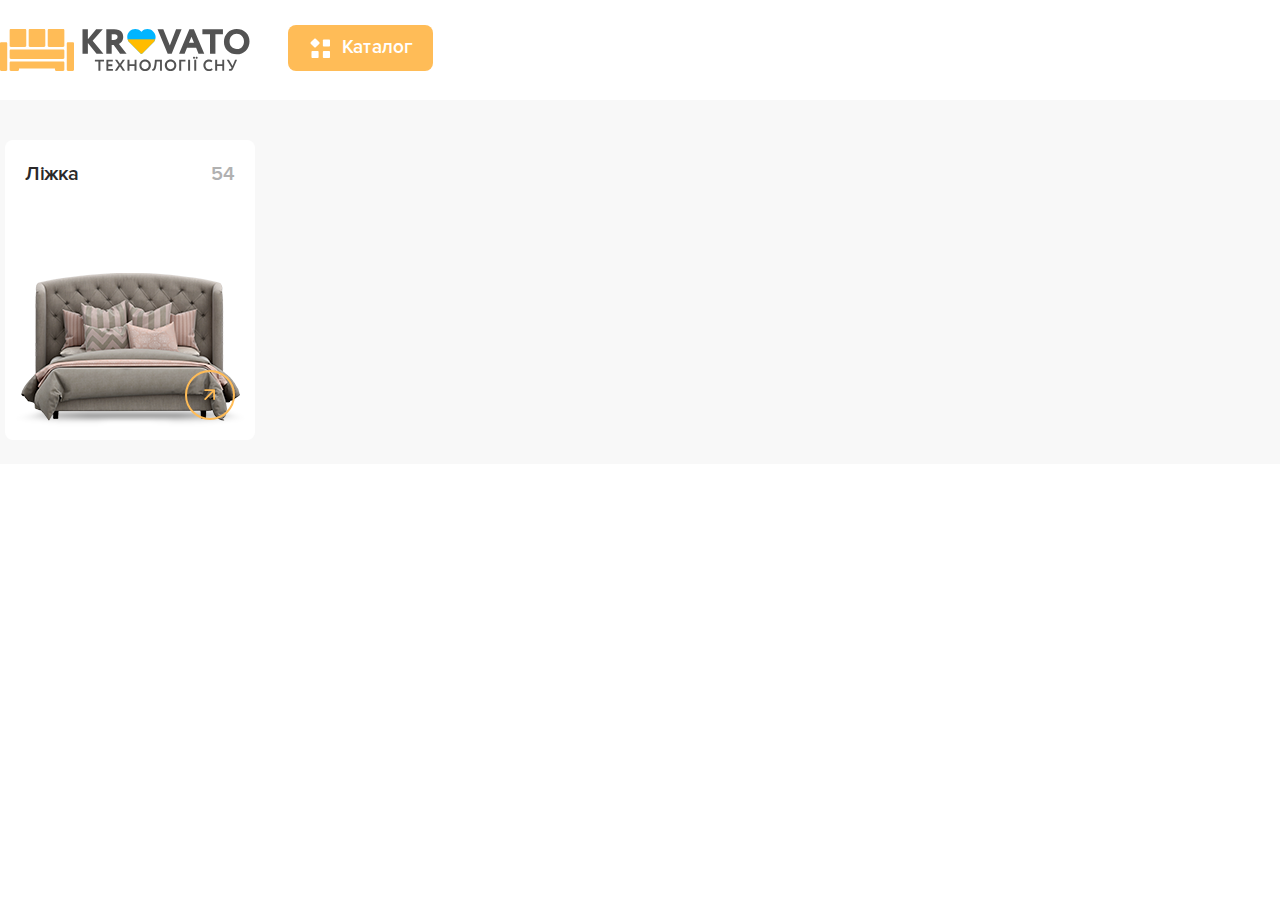
<file: lesson_10/index.html>
<!DOCTYPE html>
<html lang="uk">
	<head>
		<meta charset="UTF-8">
		<meta name="viewport" content="width=device-width, initial-scale=1.0">
		<link rel="stylesheet" href="css/style.css">
		<title>Lesson 10</title>
	</head>
	<body>
		<div class="wrapper">
			<header class="header">
				<div class="header__container">
					<div class="header__top">
						<div class="header__logo">
							<img src="img/logo-header.svg" alt="logo">
						</div>
						<div class="header__button catalog-button">
							<a href="#menu" class="catalog-button__link"><span>Каталог</span></a>
						</div>
					</div>
					<nav id="menu" class="header__menu menu">
						<ul class="menu__list">
							<li class="menu__item">
								<a href="#" class="menu__link">Ліжка</a>
							</li>
							<li class="menu__item">
								<a href="#" class="menu__link">Матраци</a>
								<ul class="menu__menu-sub sub-menu">
									<li class="sub-menu__item">
										<a href="#" class="sub-menu__link">Односпальні матраци</a>
									</li>
									<li class="sub-menu__item">
										<a href="#" class="sub-menu__link">Двоспальні матраци</a>
									</li>
									<li class="sub-menu__item">
										<a href="#" class="sub-menu__link">Пружинний блок Bonnel</a>
									</li>
									<li class="sub-menu__item">
										<a href="#" class="sub-menu__link">Пружинний блок Pocket Spring</a>
									</li>
									<li class="sub-menu__item">
										<a href="#" class="sub-menu__link">Безпружинні матраци</a>
									</li>
									<li class="sub-menu__item">
										<a href="#" class="sub-menu__link">Матраци з ефектом Зима-Літо</a>
									</li>
									<li class="sub-menu__item">
										<a href="#" class="sub-menu__link">Футони</a>
									</li>
									<li class="sub-menu__item">
										<a href="#" class="sub-menu__link">Дитячі матраци</a>
									</li>
									<li class="sub-menu__item">
										<a href="#" class="sub-menu__link">Матраци Економ</a>
									</li>
								</ul>
							</li>
							<li class="menu__item">
								<a href="#" class="menu__link">М’які меблі</a>
							</li>
							<li class="menu__item">
								<a href="#" class="menu__link">Шафи</a>
							</li>
							<li class="menu__item">
								<a href="#" class="menu__link">Комоди</a>
							</li>
							<li class="menu__item">
								<a href="#" class="menu__link">Тумби</a>
							</li>
							<li class="menu__item">
								<a href="#" class="menu__link">Столи</a>
							</li>
							<li class="menu__item">
								<a href="#" class="menu__link">Стільці</a>
							</li>
							<li class="menu__item">
								<a href="#" class="menu__link">Меблеві стіни</a>
							</li>
							<li class="menu__item">
								<a href="#" class="menu__link">Кухні</a>
							</li>
						</ul>
					</nav>
				</div>

			</header>

			<main>
				<div class="block-popular">
					<div class="product-card">
						<div class="product-card__text">
							<h4 class="product-card__title">Ліжка</h4>
							<h4 class="product-card__count">54</h4>
						</div>
						<div class="product-card__img">
							<a href="#" class="product-card__link">
								<img src="img/01.png" alt="ліжко">
							</a>
						</div>
					</div>
				</div>
			</main>

			<footer>
			</footer>
		</div>
	</body>
</html>
</file>
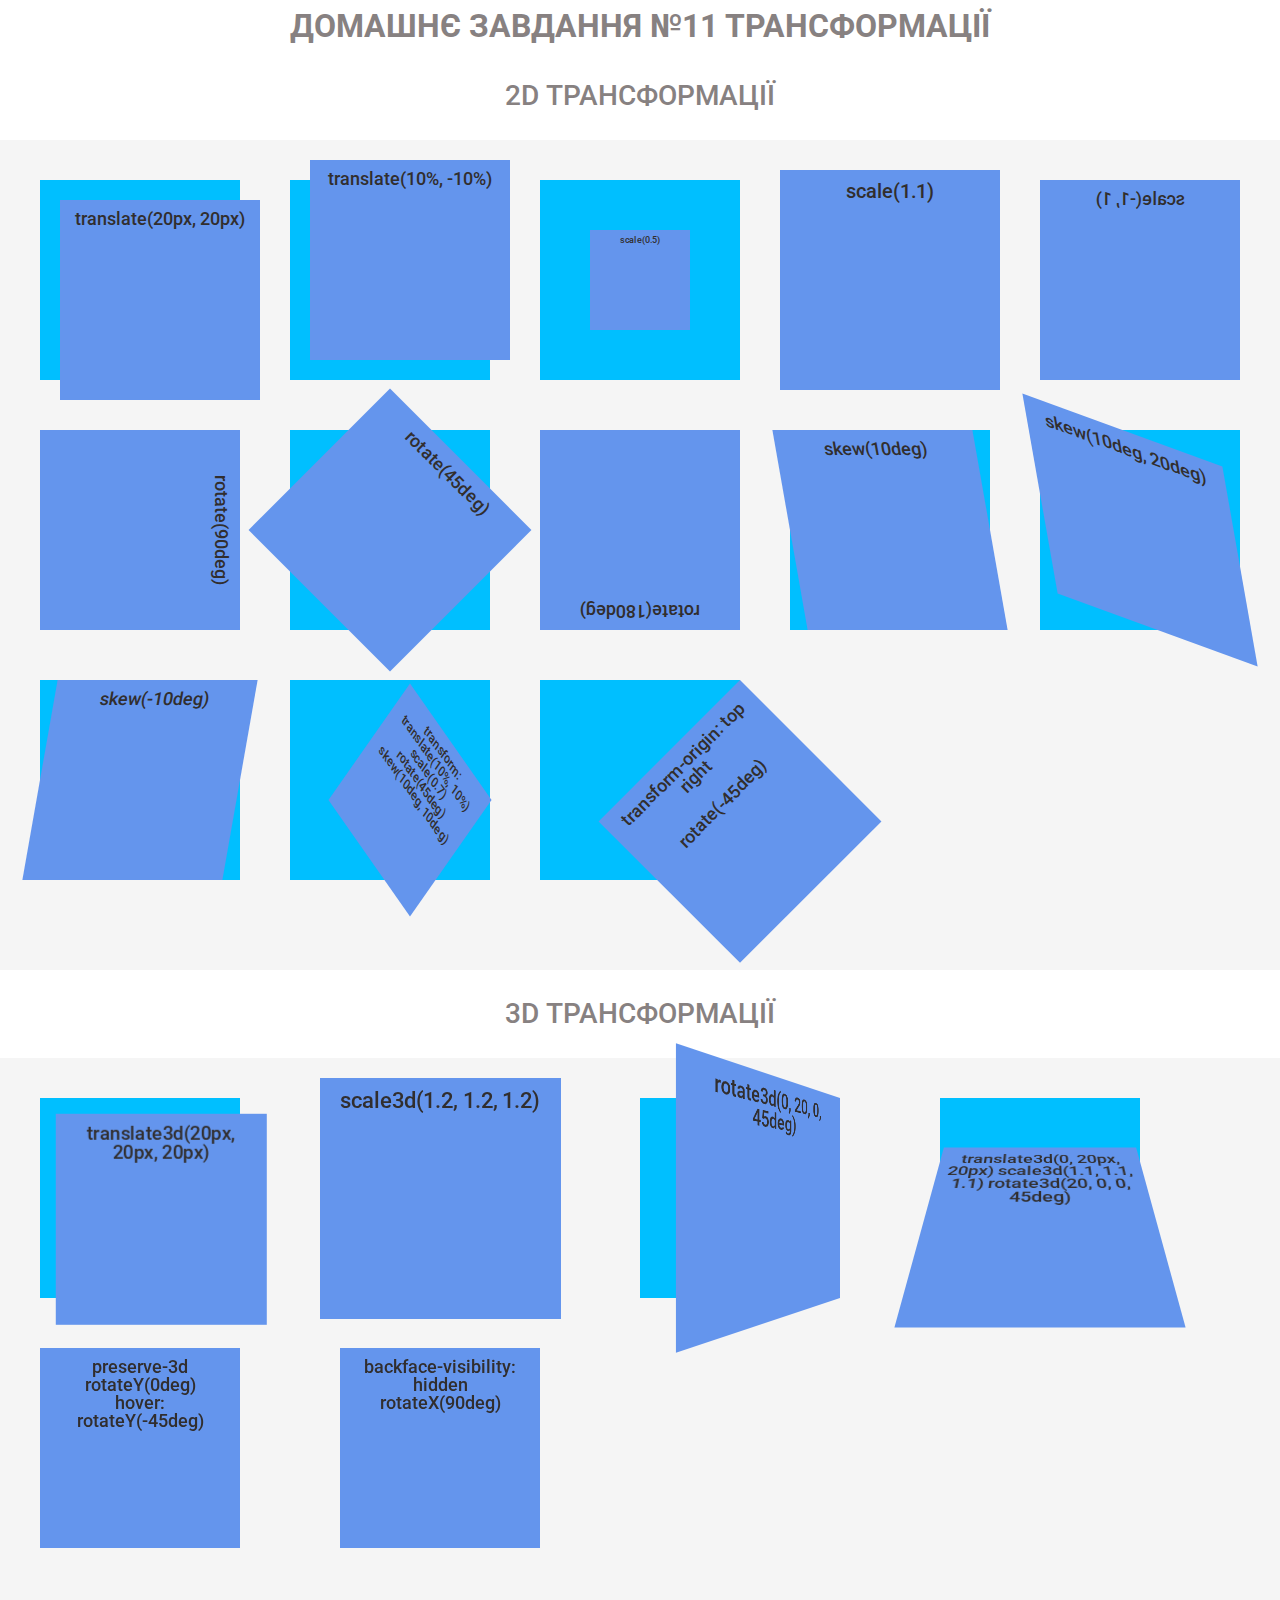
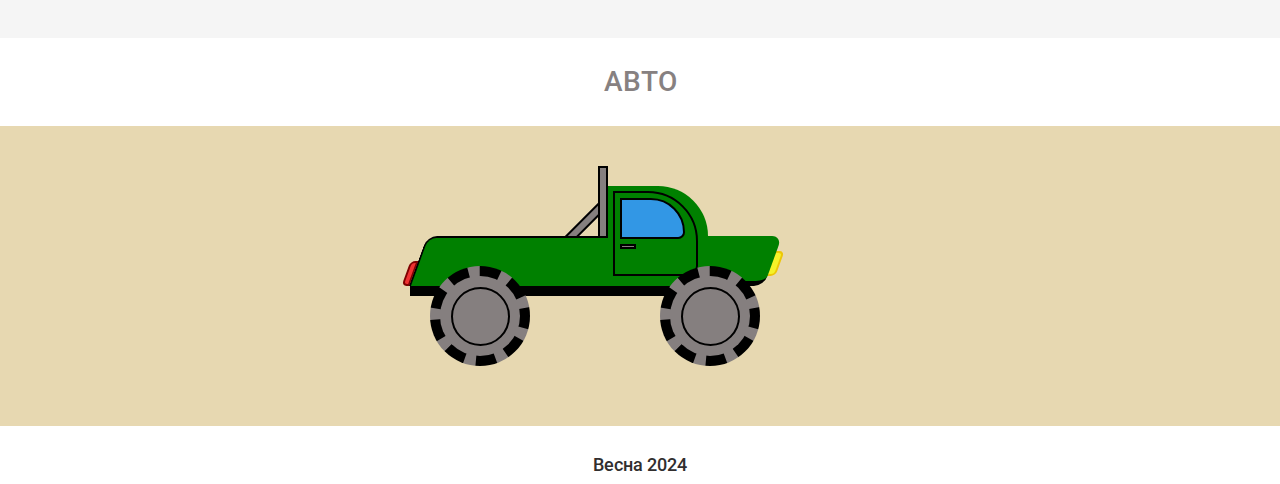
<file: lesson_11/index.html>
<!DOCTYPE html>
<html lang="uk">
	<head>
		<meta charset="UTF-8">
		<meta name="viewport" content="width=device-width, initial-scale=1.0">
		<link rel="stylesheet" href="css/style.css">
		<title>Lesson 11</title>
	</head>
	<body>
		<div class="wrapper">
			<header>
			</header>

			<main class="page">
				<h1>Домашнє завдання №11 Трансформації</h1>
				<h2>2D Трансформації</h2>
				<div class="block-2d">
					<div class="block-2d__wrapper">
						<div class="block-2d__translate-one">
							<p>translate(20px, 20px)</p>
						</div>
					</div>
					<div class="block-2d__wrapper">
						<div class="block-2d__translate-two">
							<p>translate(10%, -10%)</p>
						</div>
					</div>
					<div class="block-2d__wrapper">
						<div class="block-2d__scale-one">
							<p>scale(0.5)</p>
						</div>
					</div>
					<div class="block-2d__wrapper">
						<div class="block-2d__scale-two">
							<p>scale(1.1)</p>
						</div>
					</div>
					<div class="block-2d__wrapper">
						<div class="block-2d__scale-three">
							<p>scale(-1, 1)</p>
						</div>
					</div>
					<div class="block-2d__wrapper">
						<div class="block-2d__rotate-one">
							<p>rotate(90deg)</p>
						</div>
					</div>
					<div class="block-2d__wrapper">
						<div class="block-2d__rotate-two">
							<p>rotate(45deg)</p>
						</div>
					</div>
					<div class="block-2d__wrapper">
						<div class="block-2d__rotate-three">
							<p>rotate(180deg)</p>
						</div>
					</div>
					<div class="block-2d__wrapper">
						<div class="block-2d__skew-one">
							<p>skew(10deg)</p>
						</div>
					</div>
					<div class="block-2d__wrapper">
						<div class="block-2d__skew-two">
							<p>skew(10deg, 20deg)</p>
						</div>
					</div>
					<div class="block-2d__wrapper">
						<div class="block-2d__skew-three">
							<p>skew(-10deg)</p>
						</div>
					</div>
					<div class="block-2d__wrapper">
						<div class="block-2d__matrix">
							<p>
								transform: translate(10%, 10%) scale(0.7) rotate(45deg) skew(10deg,
								10deg)
							</p>
						</div>
					</div>
					<div class="block-2d__wrapper">
						<div class="block-2d__origin">
							<p>
								transform-origin: top right
							</p>
							<p>
								rotate(-45deg)
							</p>
						</div>
					</div>
				</div>
				<h2>3D Трансформації</h2>
				<div class="block-3d">
					<div class="block-3d__wrapper">
						<div class="block-3d__translate">
							<p>
								translate3d(20px, 20px, 20px)
							</p>
						</div>
					</div>
					<div class="block-3d__wrapper">
						<div class="block-3d__scale">
							<p>
								scale3d(1.2, 1.2, 1.2)
							</p>
						</div>
					</div>
					<div class="block-3d__wrapper">
						<div class="block-3d__rotate">
							<p>
								rotate3d(0, 20, 0, 45deg)
							</p>
						</div>
					</div>
					<div class="block-3d__wrapper">
						<div class="block-3d__translate3d">
							<p>
								translate3d(0, 20px, 20px) scale3d(1.1, 1.1, 1.1)
								rotate3d(20, 0, 0, 45deg)
							</p>
						</div>
					</div>
					<div class="block-3d__wrapper block-3d__wrapper--transform-style">
						<div class="block-3d__transform-style">
							<p>
								preserve-3d<br>
								rotateY(0deg)<br>
								hover: rotateY(-45deg)
							</p>
						</div>
					</div>
					<div class="block-3d__wrapper block-3d__wrapper--backspace">
						<div class="block-3d__backspace">
							<p>
								backface-visibility: hidden <br>
								rotateX(90deg)
							</p>
						</div>
					</div>
				</div>

				<h2>Авто</h2>
				<div class="auto">
					<div class="auto__container">
						<div class="auto__rear-light"></div>
						<div class="auto__back"></div>
						<div class="auto__line auto__line--rotate"></div>
						<div class="auto__line"></div>
						<div class="auto__door">
							<div class="auto__border-door">
								<div class="auto__glass"></div>
								<div class="auto__door-handle"></div>
							</div>
						</div>
						<div class="auto__front"></div>
						<div class="auto__headlights"></div>
						<div class="auto__suspension"></div>
						<div class="auto__wheel">
							<div class="auto__bolt"></div>
						</div>
						<div class="auto__wheel">
							<div class="auto__bolt"></div>
						</div>
					</div>
				</div>
			</main>

			<footer>
				<p>Весна 2024</p>
			</footer>
		</div>
	</body>
</html>
</file>
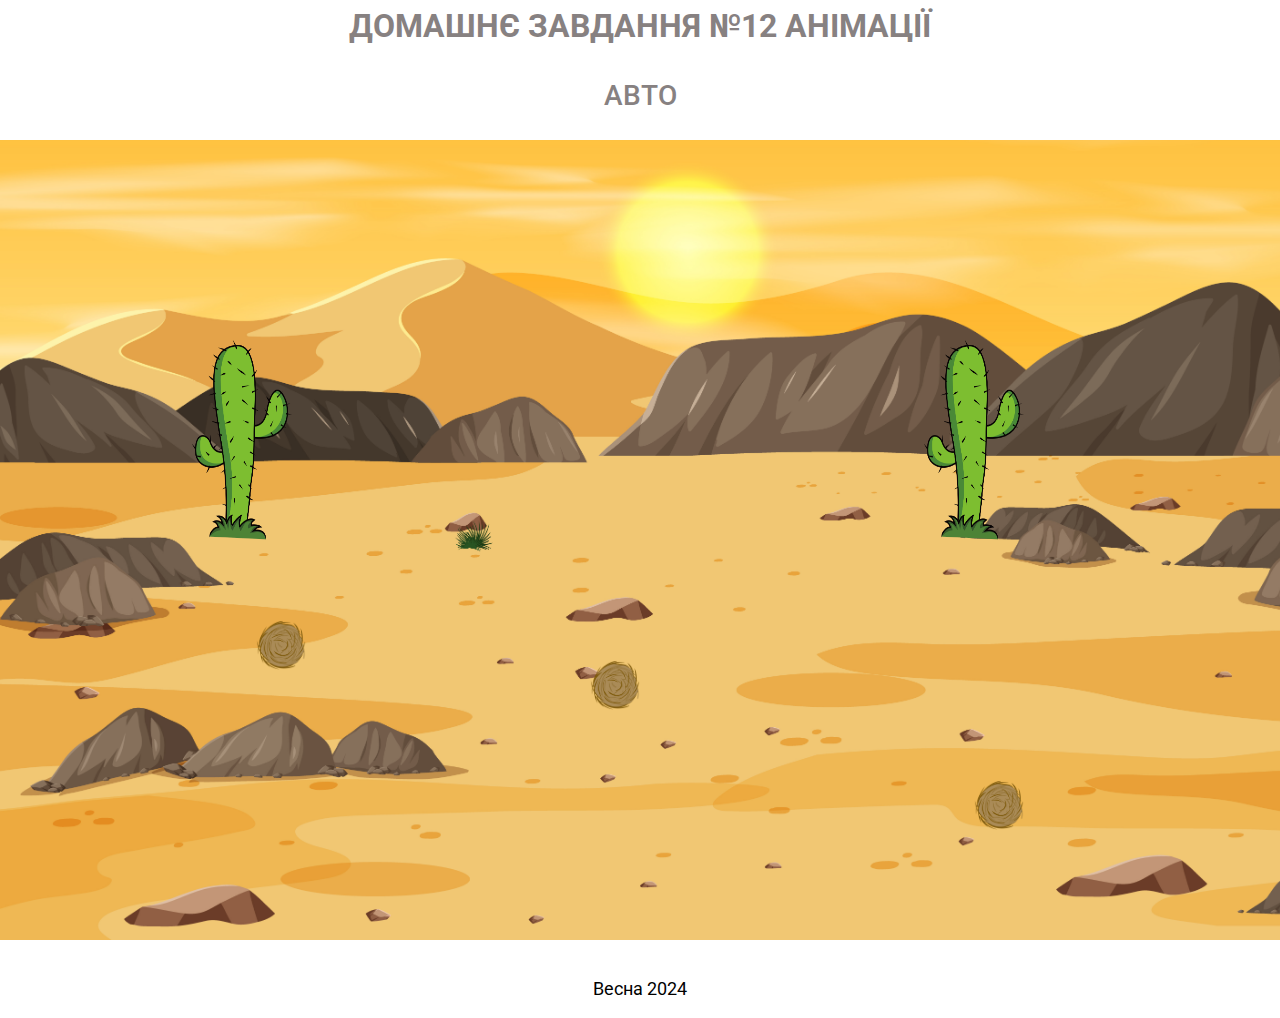
<file: lesson_12/index.html>
<!DOCTYPE html>
<html lang="uk">
	<head>
		<meta charset="UTF-8">
		<meta name="viewport" content="width=device-width, initial-scale=1.0">
		<link rel="stylesheet" href="css/style.css">
		<title>Lesson 12</title>
	</head>
	<body>
		<div class="wrapper">
			<header>
			</header>
			<main class="page">
				<h1>Домашнє завдання №12 Анімації</h1>
				<h2>Авто</h2>
				<div class="auto">
					<img class="auto__cactus auto__cactus-left" src="img/kaktus.png"
						alt="cactus">
					<img class="auto__cactus auto__cactus-right" src="img/kaktus.png"
						alt="cactus">
					<img class="auto__tumbleweed auto__tumbleweed-left"
						src="img/perekoty_pole.png"
						alt="autotumbleweed">
					<img class="auto__tumbleweed auto__tumbleweed-middle"
						src="img/perekoty_pole.png" alt="autotumbleweed">
					<img class="auto__tumbleweed auto__tumbleweed-right"
						src="img/perekoty_pole.png" alt="autotumbleweed">
					<div class="auto__container">
						<div class="auto__body">
							<div class="auto__rear-light"></div>
							<div class="auto__back"></div>
							<div class="auto__line auto__line--rotate"></div>
							<div class="auto__line"></div>
							<div class="auto__door">
								<div class="auto__border-door">
									<div class="auto__glass"></div>
									<div class="auto__handle-door"></div>
								</div>
							</div>
							<div class="auto__front"></div>
							<div class="auto__headlights"></div>
							<div class="auto__suspension"></div>
							<div class="auto__wheel">
								<div class="auto__bolt"></div>
							</div>
							<div class="auto__wheel">
								<div class="auto__bolt"></div>
							</div>
						</div>
					</div>
				</div>
			</main>
			<footer>
				<p>Весна 2024</p>
			</footer>
		</div>
	</body>
</html>
</file>
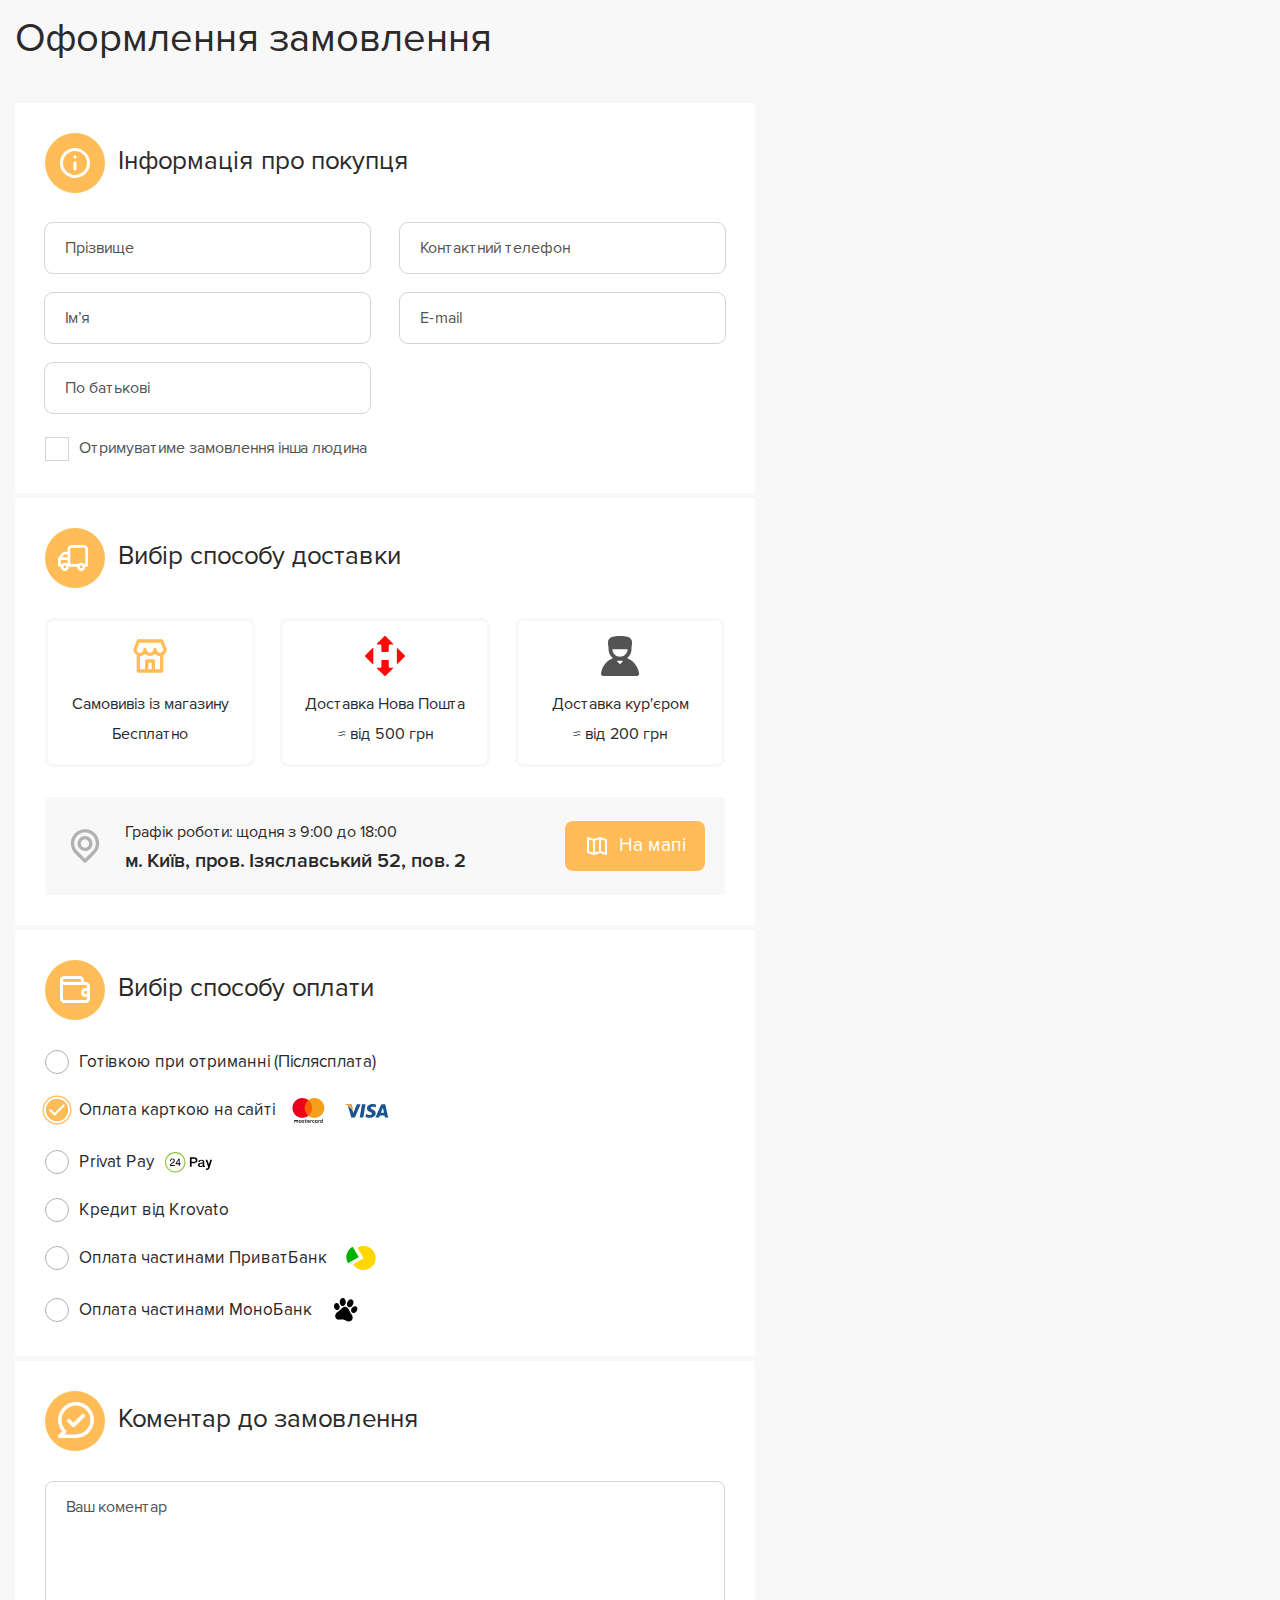
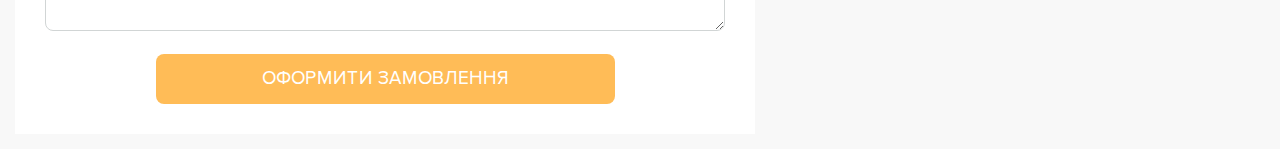
<file: lesson_14/index.html>
<!DOCTYPE html>
<html lang="uk">
	<head>
		<meta charset="UTF-8">
		<meta name="viewport" content="width=device-width, initial-scale=1.0">
		<link rel="stylesheet" href="css/style.css">
		<title>Lesson 14</title>
	</head>
	<body>
		<div class="wrapper">
			<header class="header">
			</header>
			<main class="page">
				<div class="container">
					<h1>Оформлення замовлення</h1>
					<div class="order-container">
						<form class="order-info" action="#">
							<h3 class="order-info__sub-title sub-title">Інформація про покупця</h3>
							<div class="order-info__inputs">
								<input class="order-info__surname" type="text" placeholder="Прізвище"
									tabindex="1" required>
								<input class="order-info__tel" type="tel"
									placeholder="Контактний телефон" tabindex="4" required>
								<input class="order-info__name" type="text" placeholder="Ім’я"
									tabindex="2" required>
								<input class="order-info__mail" type="email" placeholder="E-mail"
									tabindex="5" required>
								<input class="order-info__father-name" placeholder="По батькові"
									type="text" tabindex="3" required>
							</div>

							<label for="order-other-person" class="order-info__checkbox">
								<input id="order-other-person" class="order-info__other-person"
									type="checkbox">
								<span class="order-info__text-checkbox">Отримуватиме замовлення інша
									людина</span>
							</label>
						</form>

						<form class="order-delivery" action="#">
							<h3 class="order-delivery__sub-title sub-title">Вибір способу
								доставки</h3>
							<div class="order-delivery__check-block">
								<label class="order-delivery__pickup">
									<input class="order-delivery__radio-pickup"
										type="radio" name="order-delivery" value="form[]">
									<span class="order-delivery__text-pickup">Самовивіз із магазину<br>
										Бесплатно</span>
								</label>
								<label class="order-delivery__new-post">
									<input class="order-delivery__radio-new-post" type="radio"
										name="order-delivery" value="form[]">
									<span class="order-delivery__text-new-post">Доставка Нова Пошта<br>
										≈ від 500 грн</span>
								</label>
								<label class="order-delivery__curier">
									<input class="order-delivery__radio-curier"
										type="radio" name="order-delivery" value="form[]">
									<span class="order-delivery__text-curier">Доставка кур'єром<br>
										≈ від 200 грн</span>
								</label>
							</div>
							<div class="address">
								<div class="address__contacts">
									<div class="address__info">
										<p class="address__time">Графік роботи: щодня з 9:00 до 18:00
										</p>
										<p class="address__office">
											м. Київ, пров. Ізяславський 52, пов. 2
										</p>
									</div>
								</div>
								<div class="address__map">
									<a class="address__link" href="#"><span>На мапі</span></a>
								</div>
							</div>
						</form>

						<form class="order-pay" action="#">
							<h3 class="order-pay__sub-title sub-title">Вибір способу оплати</h3>
							<div class="order-pay__radio-block">
								<label class="order-pay__cash">
									<input class="order-pay__radio-cash"
										type="radio" name="order-pay" value="form[]">
									<span class="order-pay__text-cash">Готівкою при отриманні
										(Післясплата)</span>
								</label>
								<label class="order-pay__card">
									<input class="order-pay__radio-card"
										type="radio" name="order-pay" value="form[]" checked>
									<span class="order-pay__text-card">Оплата карткою на сайті</span>
								</label>
								<label class="order-pay__privat">
									<input class="order-pay__radio-privat"
										type="radio" name="order-pay" value="form[]">
									<span class="order-pay__text-privat">Privat Pay</span>
								</label>
								<label class="order-pay__credit">
									<input class="order-pay__radio-credit"
										type="radio" name="order-pay" value="form[]">
									<span class="order-pay__text-credit">Кредит від Krovato</span>
								</label>
								<label class="order-pay__pay-parts">
									<input class="order-pay__radio-pay-parts"
										type="radio" name="order-pay" value="form[]">
									<span class="order-pay__text-pay-parts">Оплата частинами
										ПриватБанк</span>
								</label>
								<label class="order-pay__pay-parts-mono">
									<input class="order-pay__radio-pay-parts-mono"
										type="radio" name="order-pay" value="form[]">
									<span class="order-pay__text-pay-parts-mono">Оплата частинами
										МоноБанк</span>
								</label>
							</div>
						</form>

						<form class="order-comments" action="#">
							<h3 class="order-comments__sub-title sub-title">Коментар до
								замовлення</h3>
							<div class="order-comments__text-area">
								<textarea name="order-comments" placeholder="Ваш коментар"></textarea>
							</div>
							<div class="order-comments__button">
								<button type="submit">ОФОРМИТИ ЗАМОВЛЕННЯ</button>
							</div>
						</form>
					</div>
				</div>
			</main>
			<footer>
			</footer>

		</div>
	</body>
</html>
</file>
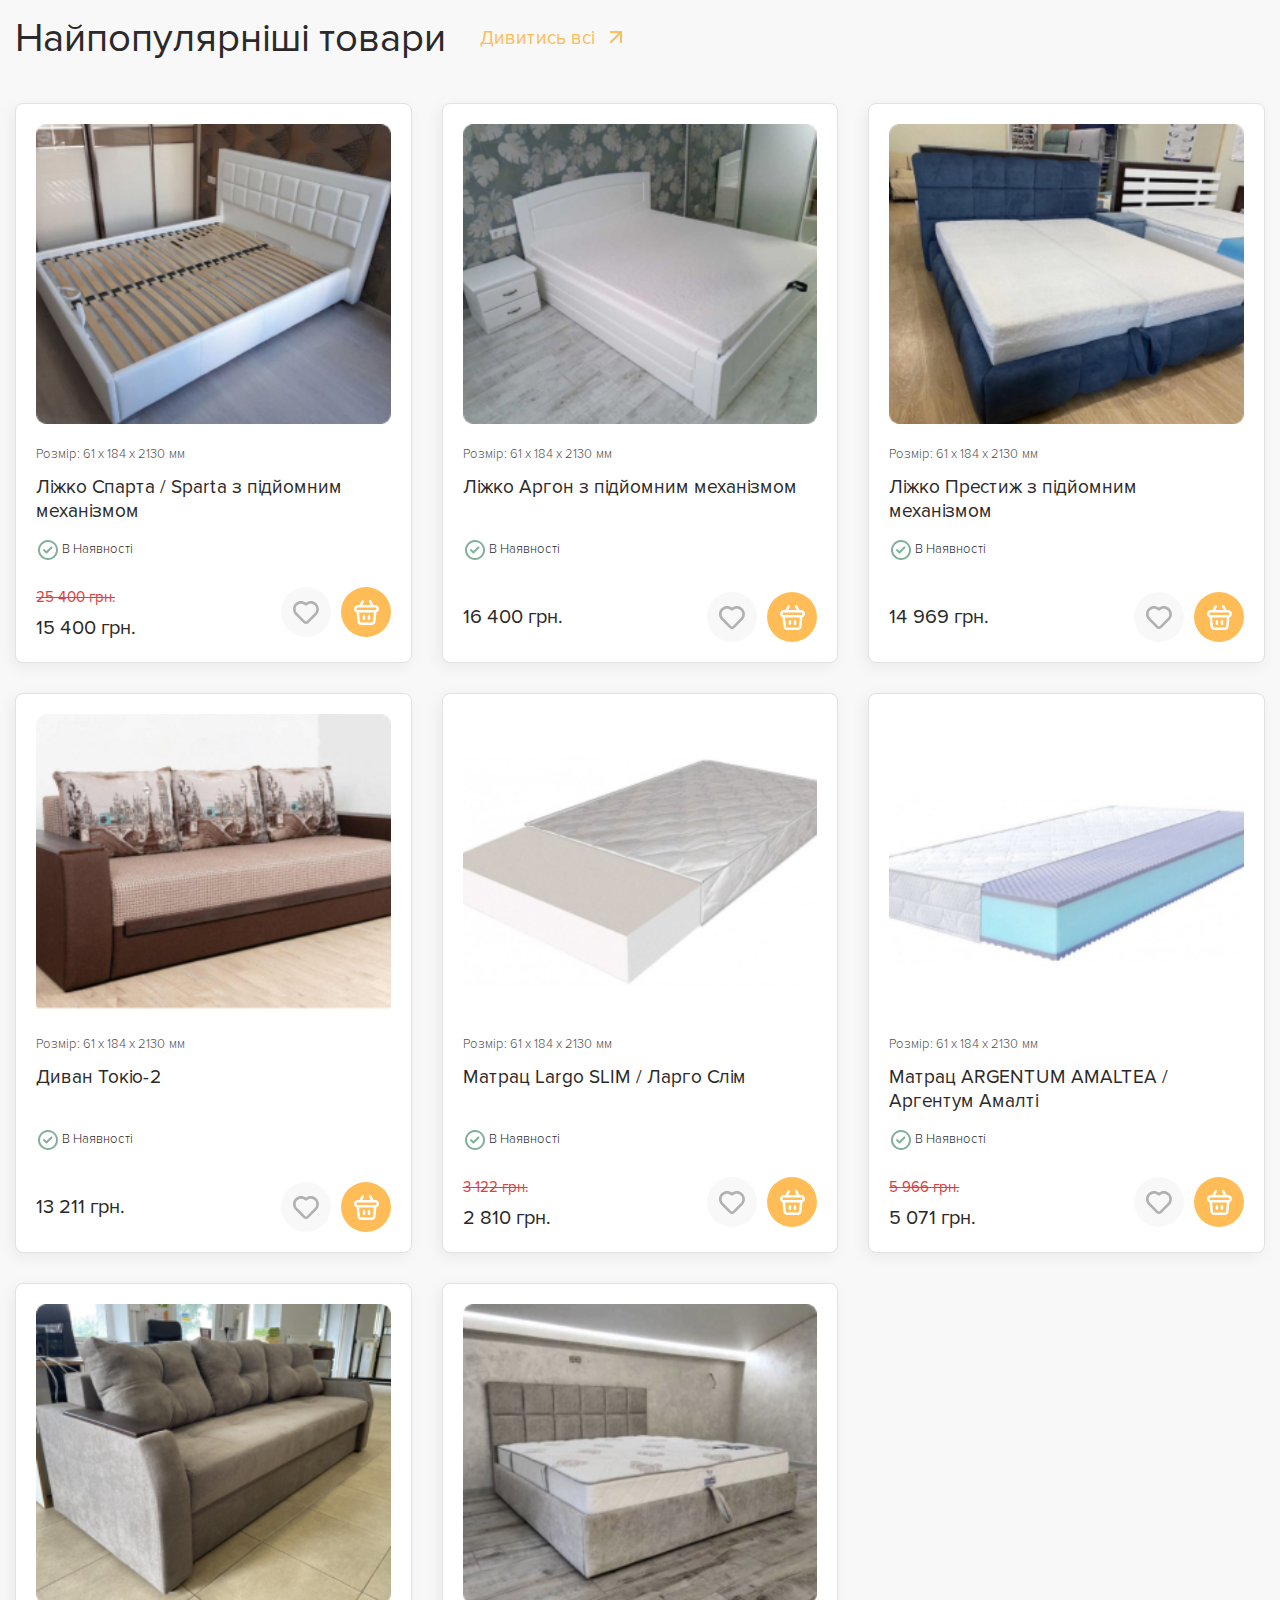
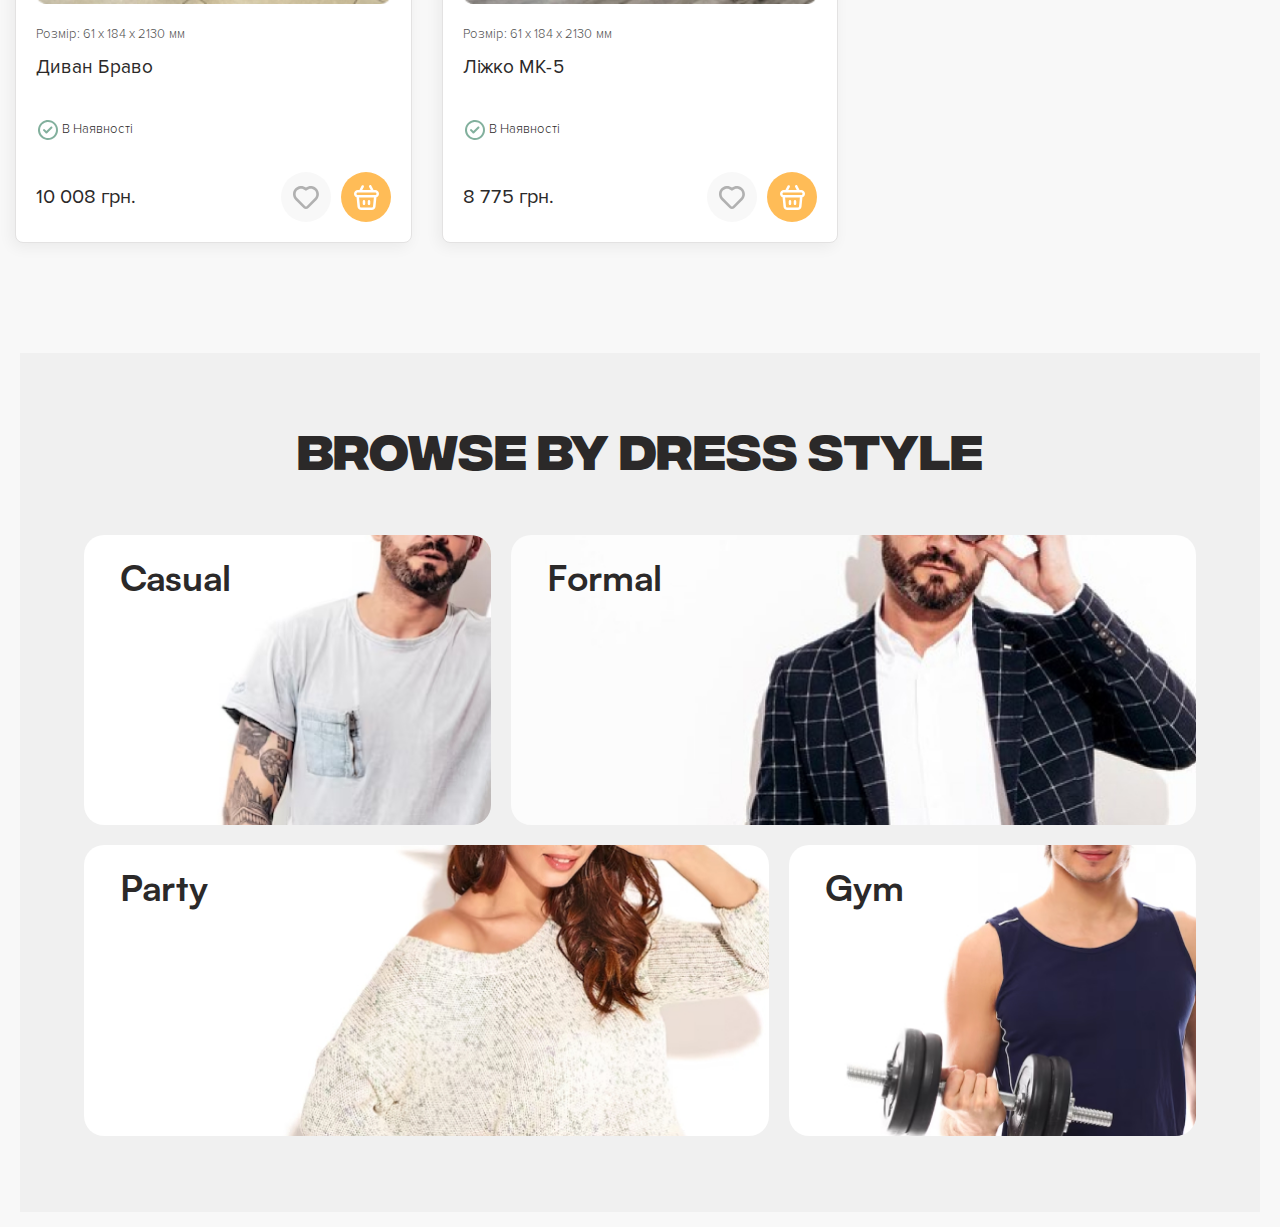
<file: lesson_17/index.html>
<!DOCTYPE html>
<html lang="uk">
	<head>
		<meta charset="UTF-8">
		<meta name="viewport" content="width=device-width, initial-scale=1.0">
		<link rel="stylesheet" href="css/style.css">
		<title>Lesson 17</title>
	</head>
	<body>
		<div class="wrapper">
			<header class="header">
			</header>
			<main class="page">
				<div class="container">
					<div class="block-products block-products--margin">
						<div class="block-products__text">
							<h2 class="block-products__title sub-title">Найпопулярніші товари</h2>
							<a class="block-products__link link-all" href="#">Дивитись всі</a>
						</div>
						<div class="block-products__body body-products">
							<div class="body-products__item product-card">
								<div class="product-card__block-img">
									<img class="product-card__img"
										src="img/bed_01.jpeg" alt="ліжко">
								</div>
								<div class="product-card__description text-card">
									<p class="text-card__size">Розмір: 61 x 184 x 2130 мм</p>
									<p class="text-card__title">Ліжко Спарта / Sparta з підйомним
										механізмом</p>
									<p class="text-card__available">В наявності</p>
								</div>
								<div class="product-card__buy-block">
									<div class="product-card__price">
										<p>25 400 грн.</p>
										<div class="product-card__main-price">
											<p>15 400 грн.</p>
										</div>
									</div>
									<div class="product-card__favourite">
										<a href="#">
											<img src="img/favourite_card_icon.svg" alt="обране">
										</a>
									</div>
									<div class="product-card__basket">
										<a href="#">
											<img src="img/basket_card_icon.svg" alt="кошик">
										</a>
									</div>
								</div>
							</div>
							<div class="body-products__item product-card">
								<div class="product-card__block-img">
									<img class="product-card__img" src="img/bed_02.jpeg" alt="ліжко">
								</div>
								<div class="product-card__description text-card">
									<p class="text-card__size">Розмір: 61 x 184 x 2130 мм
									</p>
									<p class="text-card__title">Ліжко Аргон з підйомним механізмом
									</p>
									<p class="text-card__available">В наявності</p>
								</div>
								<div class="product-card__buy-block">
									<div class="product-card__price">
										<div class="product-card__main-price">
											<p>16 400 грн.</p>
										</div>
									</div>
									<div class="product-card__favourite">
										<a href="#">
											<img src="img/favourite_card_icon.svg" alt="обране">
										</a>
									</div>
									<div class="product-card__basket">
										<a href="#">
											<img src="img/basket_card_icon.svg" alt="кошик">
										</a>
									</div>
								</div>
							</div>
							<div class="body-products__item product-card">
								<div class="product-card__block-img">
									<img class="product-card__img" src="img/bed_03.jpeg" alt="ліжко">
								</div>
								<div class="product-card__description text-card">
									<p class="text-card__size">Розмір: 61 x 184 x 2130 мм
									</p>
									<p class="text-card__title">Ліжко Престиж з підйомним механізмом
									</p>
									<p class="text-card__available">В наявності</p>
								</div>
								<div class="product-card__buy-block">
									<div class="product-card__price">
										<div class="product-card__main-price">
											<p>14 969 грн.</p>
										</div>
									</div>
									<div class="product-card__favourite">
										<a href="#">
											<img src="img/favourite_card_icon.svg" alt="обране">
										</a>
									</div>
									<div class="product-card__basket">
										<a href="#">
											<img src="img/basket_card_icon.svg" alt="кошик">
										</a>
									</div>
								</div>
							</div>
							<div class="body-products__item product-card">
								<div class="product-card__block-img">
									<img class="product-card__img" src="img/sofa_01.jpeg" alt="диван">
								</div>
								<div class="product-card__description text-card">
									<p class="text-card__size">Розмір: 61 x 184 x 2130 мм
									</p>
									<p class="text-card__title">Диван Токіо-2
									</p>
									<p class="text-card__available">В наявності</p>
								</div>
								<div class="product-card__buy-block">
									<div class="product-card__price">
										<div class="product-card__main-price">
											<p>13 211 грн.</p>
										</div>
									</div>
									<div class="product-card__favourite">
										<a href="#">
											<img src="img/favourite_card_icon.svg" alt="обране">
										</a>
									</div>
									<div class="product-card__basket">
										<a href="#">
											<img src="img/basket_card_icon.svg" alt="кошик">
										</a>
									</div>
								</div>
							</div>
							<div class="body-products__item product-card">
								<div class="product-card__block-img">
									<img class="product-card__img" src="img/mattress_01.jpeg" alt="матрац">
								</div>
								<div class="product-card__description text-card">
									<p class="text-card__size">Розмір: 61 x 184 x 2130 мм
									</p>
									<p class="text-card__title">Матрац Largo SLIM / Ларго Слім
									</p>
									<p class="text-card__available">В наявності</p>
								</div>
								<div class="product-card__buy-block">
									<div class="product-card__price">
										<p>3 122 грн.</p>
										<div class="product-card__main-price">
											<p>2 810 грн.</p>
										</div>
									</div>
									<div class="product-card__favourite">
										<a href="#">
											<img src="img/favourite_card_icon.svg" alt="обране">
										</a>
									</div>
									<div class="product-card__basket">
										<a href="#">
											<img src="img/basket_card_icon.svg" alt="кошик">
										</a>
									</div>
								</div>
							</div>
							<div class="body-products__item product-card">
								<div class="product-card__block-img">
									<img class="product-card__img" src="img/mattress_02.jpeg" alt="матрац">
								</div>
								<div class="product-card__description text-card">
									<p class="text-card__size">Розмір: 61 x 184 x 2130 мм
									</p>
									<p class="text-card__title">Матрац ARGENTUM AMALTEA / Аргентум Амалті
									</p>
									<p class="text-card__available">В наявності</p>
								</div>
								<div class="product-card__buy-block">
									<div class="product-card__price">
										<p>5 966 грн.</p>
										<div class="product-card__main-price">
											<p>5 071 грн.</p>
										</div>
									</div>
									<div class="product-card__favourite">
										<a href="#">
											<img src="img/favourite_card_icon.svg" alt="обране">
										</a>
									</div>
									<div class="product-card__basket">
										<a href="#">
											<img src="img/basket_card_icon.svg" alt="кошик">
										</a>
									</div>
								</div>
							</div>
							<div class="body-products__item product-card">
								<div class="product-card__block-img">
									<img class="product-card__img" src="img/sofa_02.jpeg" alt="диван">
								</div>
								<div class="product-card__description text-card">
									<p class="text-card__size">Розмір: 61 x 184 x 2130 мм
									</p>
									<p class="text-card__title">Диван Браво
									</p>
									<p class="text-card__available">В наявності</p>
								</div>
								<div class="product-card__buy-block">
									<div class="product-card__price">
										<div class="product-card__main-price">
											<p>10 008 грн.</p>
										</div>
									</div>
									<div class="product-card__favourite">
										<a href="#">
											<img src="img/favourite_card_icon.svg" alt="обране">
										</a>
									</div>
									<div class="product-card__basket">
										<a href="#">
											<img src="img/basket_card_icon.svg" alt="кошик">
										</a>
									</div>
								</div>
							</div>
							<div class="body-products__item product-card">
								<div class="product-card__block-img">
									<img class="product-card__img" src="img/bed_04.jpeg" alt="ліжко">
								</div>
								<div class="product-card__description text-card">
									<p class="text-card__size">Розмір: 61 x 184 x 2130 мм
									</p>
									<p class="text-card__title">Ліжко МК-5
									</p>
									<p class="text-card__available">В наявності</p>
								</div>
								<div class="product-card__buy-block">
									<div class="product-card__price">
										<div class="product-card__main-price">
											<p>8 775 грн.</p>
										</div>
									</div>
									<div class="product-card__favourite">
										<a href="#">
											<img src="img/favourite_card_icon.svg" alt="обране">
										</a>
									</div>
									<div class="product-card__basket">
										<a href="#">
											<img src="img/basket_card_icon.svg" alt="кошик">
										</a>
									</div>
								</div>
							</div>
						</div>
					</div>
				</div>
				<div class="second-container">
					<div class="browse-block">
						<h2 class="browse-block__title">BROWSE BY dress STYLE</h2>
						<div class="browse-block__body">
							<div class="browse-block__item">
								<a class="browse-block__link" href="#">
									<p class="browse-block__text">Casual</p>
									<img src="img/casual_img.jpeg" alt="casual">
								</a>
							</div>
							<div class="browse-block__item">
								<a class="browse-block__link" href="#">
									<p class="browse-block__text">Formal</p>
									<img src="img/formal_img.jpeg" alt="formal">
								</a>
							</div>
							<div class="browse-block__item">
								<a class="browse-block__link" href="#">
									<p class="browse-block__text">Party</p>
									<img src="img/party_img.jpeg" alt>
								</a>
							</div>
							<div class="browse-block__item">
								<a class="browse-block__link" href="#">
									<p class="browse-block__text">Gym</p>
									<img src="img/gym_img.jpeg" alt>
								</a>
							</div>
						</div>
					</div>
				</div>
			</main>
			<footer>
			</footer>

		</div>
	</body>
</html>
</file>
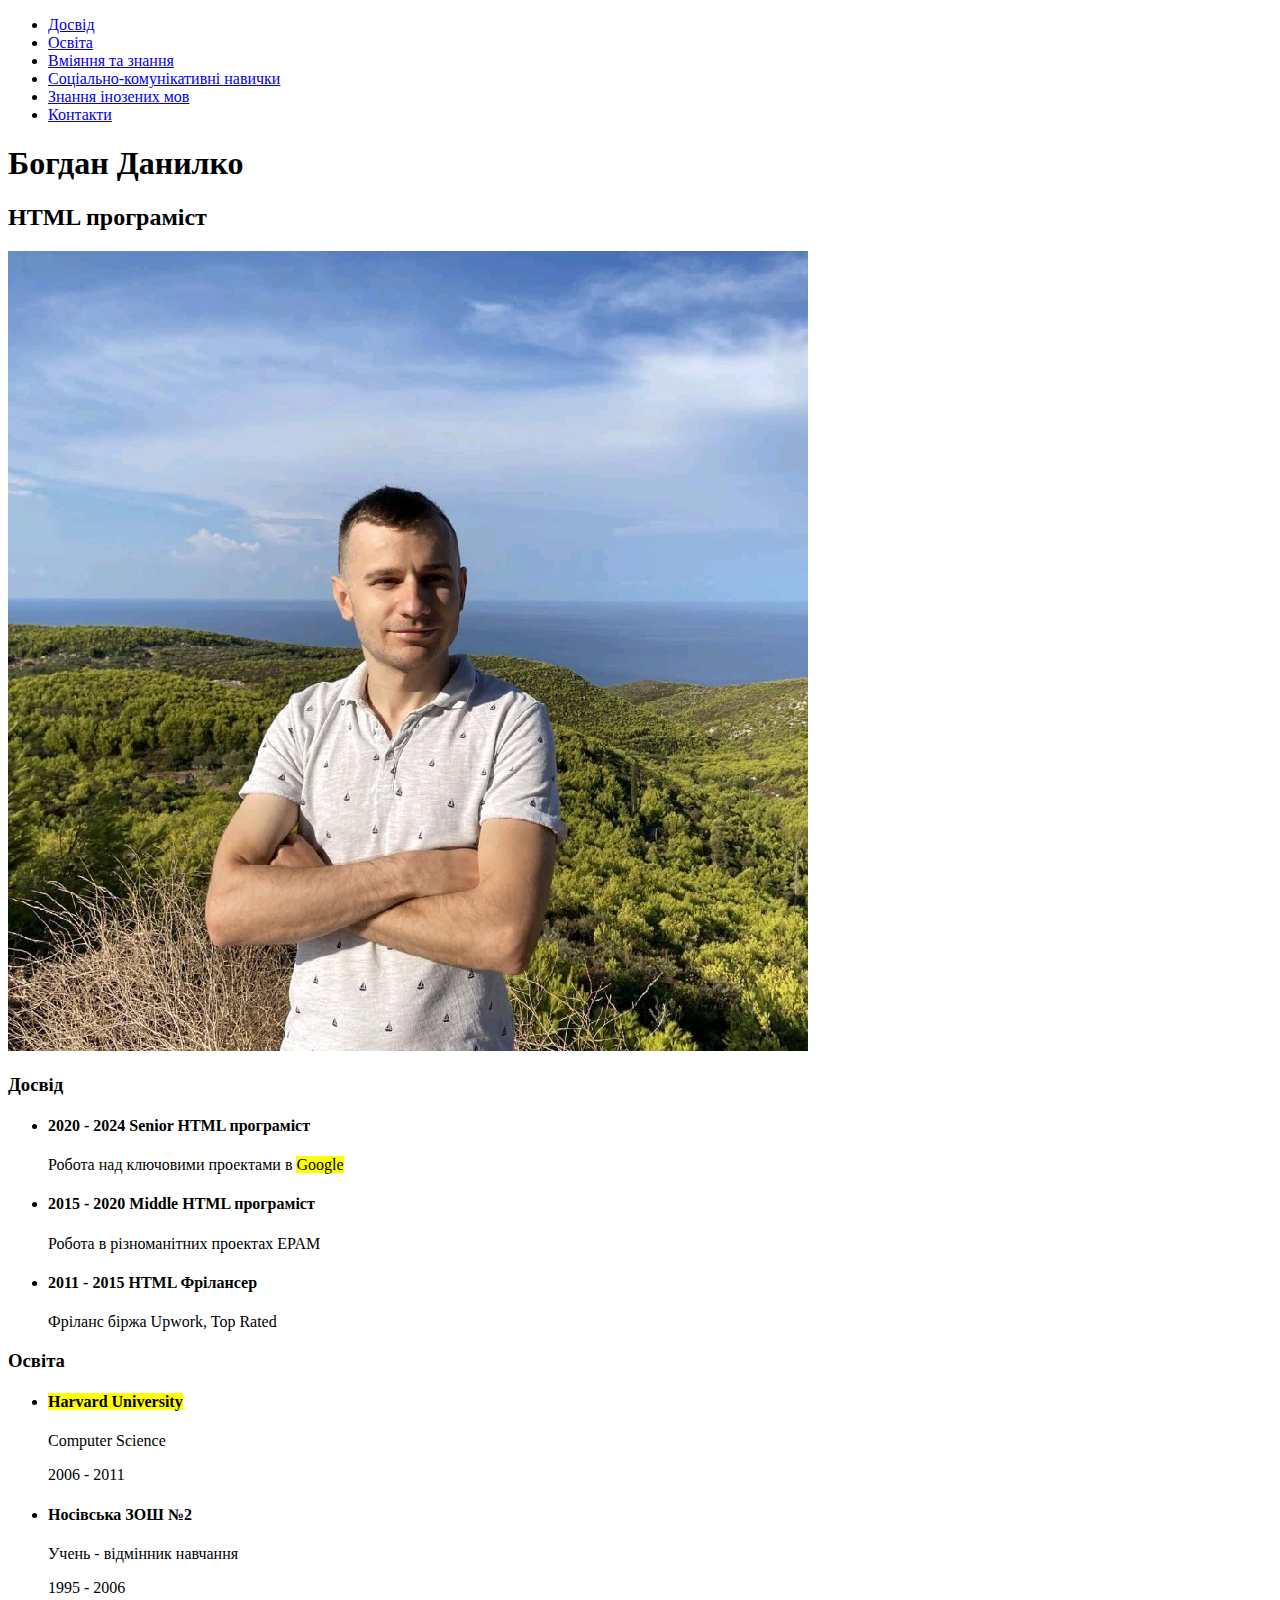
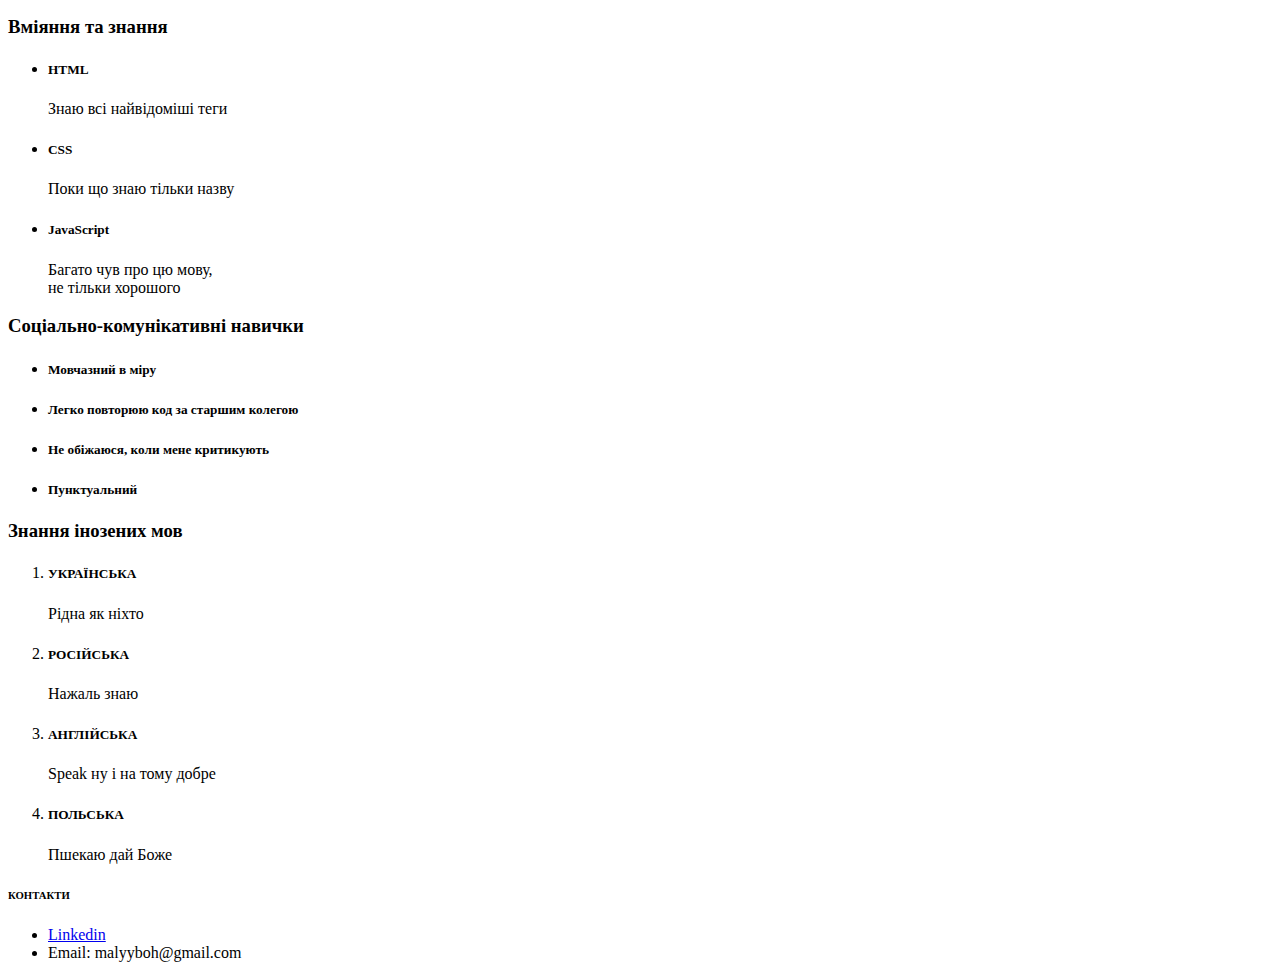
<file: lesson_2/index.html>
<!DOCTYPE html>
<html lang="uk">
<head>
	<meta charset="UTF-8">
	<meta name="viewport" content="width=device-width, initial-scale=1.0">
	<title>Lesson 2</title>
</head>
<body>
	<header>
		<div>
			<ul>
				<li>
					<a href="#experience">Досвід</a>
				</li>
				<li>
					<a href="#education">Освіта</a>
				</li>
				<li>
					<a href="#hard-skills">Вміяння та знання</a>
				</li>
				<li>
					<a href="#soft-skills">Соціально-комунікативні навички</a>
				</li>
				<li>
					<a href="#languages">Знання інозених мов</a>
				</li>
				<li>
					<a href="#contacts">Контакти</a>
				</li>
			</ul>
		</div>
	</header>
	<main>
		<div>
			<h1>Богдан Данилко</h1>
			<h2>HTML програміст</h2>
			<img src="img/bohdan_danylko.jpeg" alt="фото Богдана Данилка">
		</div>
		<div>
			<h3 id="experience">Досвід</h3>
			<ul>
				<li>
					<h4>2020 - 2024 Senior HTML програміст</h4>
					<p>Робота над ключовими проектами в <mark>Google</mark></p>
				</li>
				<li>
					<h4>2015 - 2020 Middle HTML програміст</h4>
					<p>Робота в різноманітних проектах EPAM</p>
				</li>
				<li>
					<h4>2011 - 2015 HTML Фрілансер</h4> 
					<p>Фріланс біржа Upwork, <span>Top Rated</span></p>
				</li>
			</ul>
		</div>
		<div>
			<h3 id="education">Освіта</h3>
			<ul>
				<li>
					<h4><mark>Harvard University</mark></h4>
					<p>Computer Science</p>
					<p>2006 - 2011</p>
				</li>
				<li>
					<h4>Носівська ЗОШ №2</h4>
					<p>Учень - відмінник навчання</p>
					<p>1995 - 2006</p>
				</li>
			</ul>
		</div>
		<div>
			<h3 id="hard-skills">Вміяння та знання</h3>
			<ul>
				<li>
					<h5>HTML</h5>
					<p>Знаю всі найвідоміші теги</p>
				</li>
				<li>
					<h5>CSS</h5>
					<p>Поки що знаю тільки назву</p>
				</li>
				<li>
					<h5>JavaScript</h5>
					<p>Багато чув про цю мову,<br>не тільки хорошого</p>
				</li>
			</ul>
		</div>
		<div>
			<h3 id="soft-skills">Соціально-комунікативні навички</h3>
			<ul>
				<li>
					<h5>Мовчазний в міру</h5>
				</li>
				<li>
					<h5>Легко повторюю код за старшим колегою</h5>
				</li>
				<li>
					<h5>Не обіжаюся, коли мене критикують</h5>
				</li>
				<li>
					<h5>Пунктуальний</h5>
				</li>
			</ul>
		</div>
		<div>
			<h3 id="languages">Знання інозених мов</h3>
			<ol>
				<li>
					<h5>УКРАЇНСЬКА</h5>
					<p>Рідна як ніхто</p>
				</li>
				<li>
					<h5>РОСІЙСЬКА</h5>
					<p>Нажаль знаю</p>
				</li>
				<li>
					<h5>АНГЛІЙСЬКА</h5>
					<p>Speak ну і на тому добре</p>
				</li>
				<li>
					<h5>ПОЛЬСЬКА</h5>
					<p>Пшекаю дай Боже</p>
				</li>	
			</ol>
		</div>
	</main>
	<footer>
		<h6 id="contacts">КОНТАКТИ</h6>
		<ul>
			<li>
				<a target="_blank" title="Linkedin Bohdan Danylko" href="https://www.linkedin.com/in/bohdan-danylko/">Linkedin</a>
			</li>
			<li>
				Email: malyyboh@gmail.com
			</li>
		</ul>
	</footer>
</body>
</html>
</file>
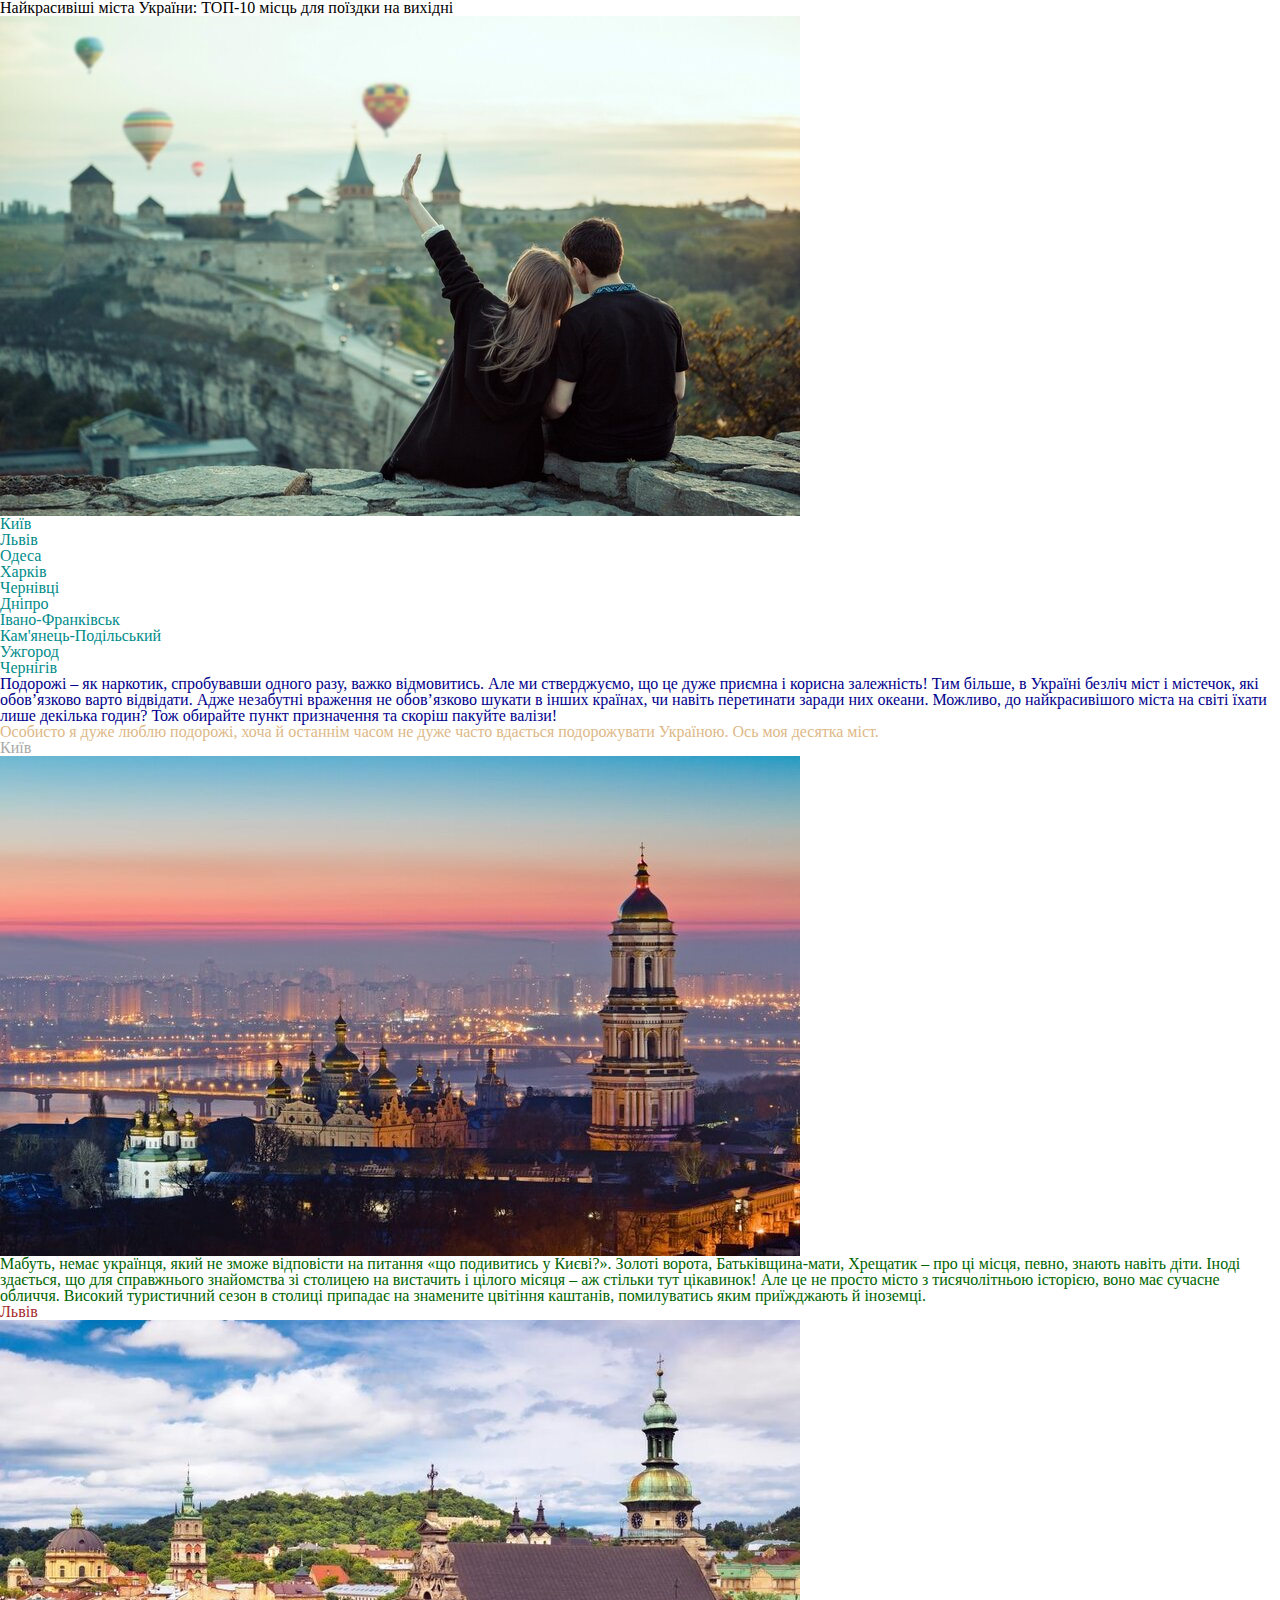
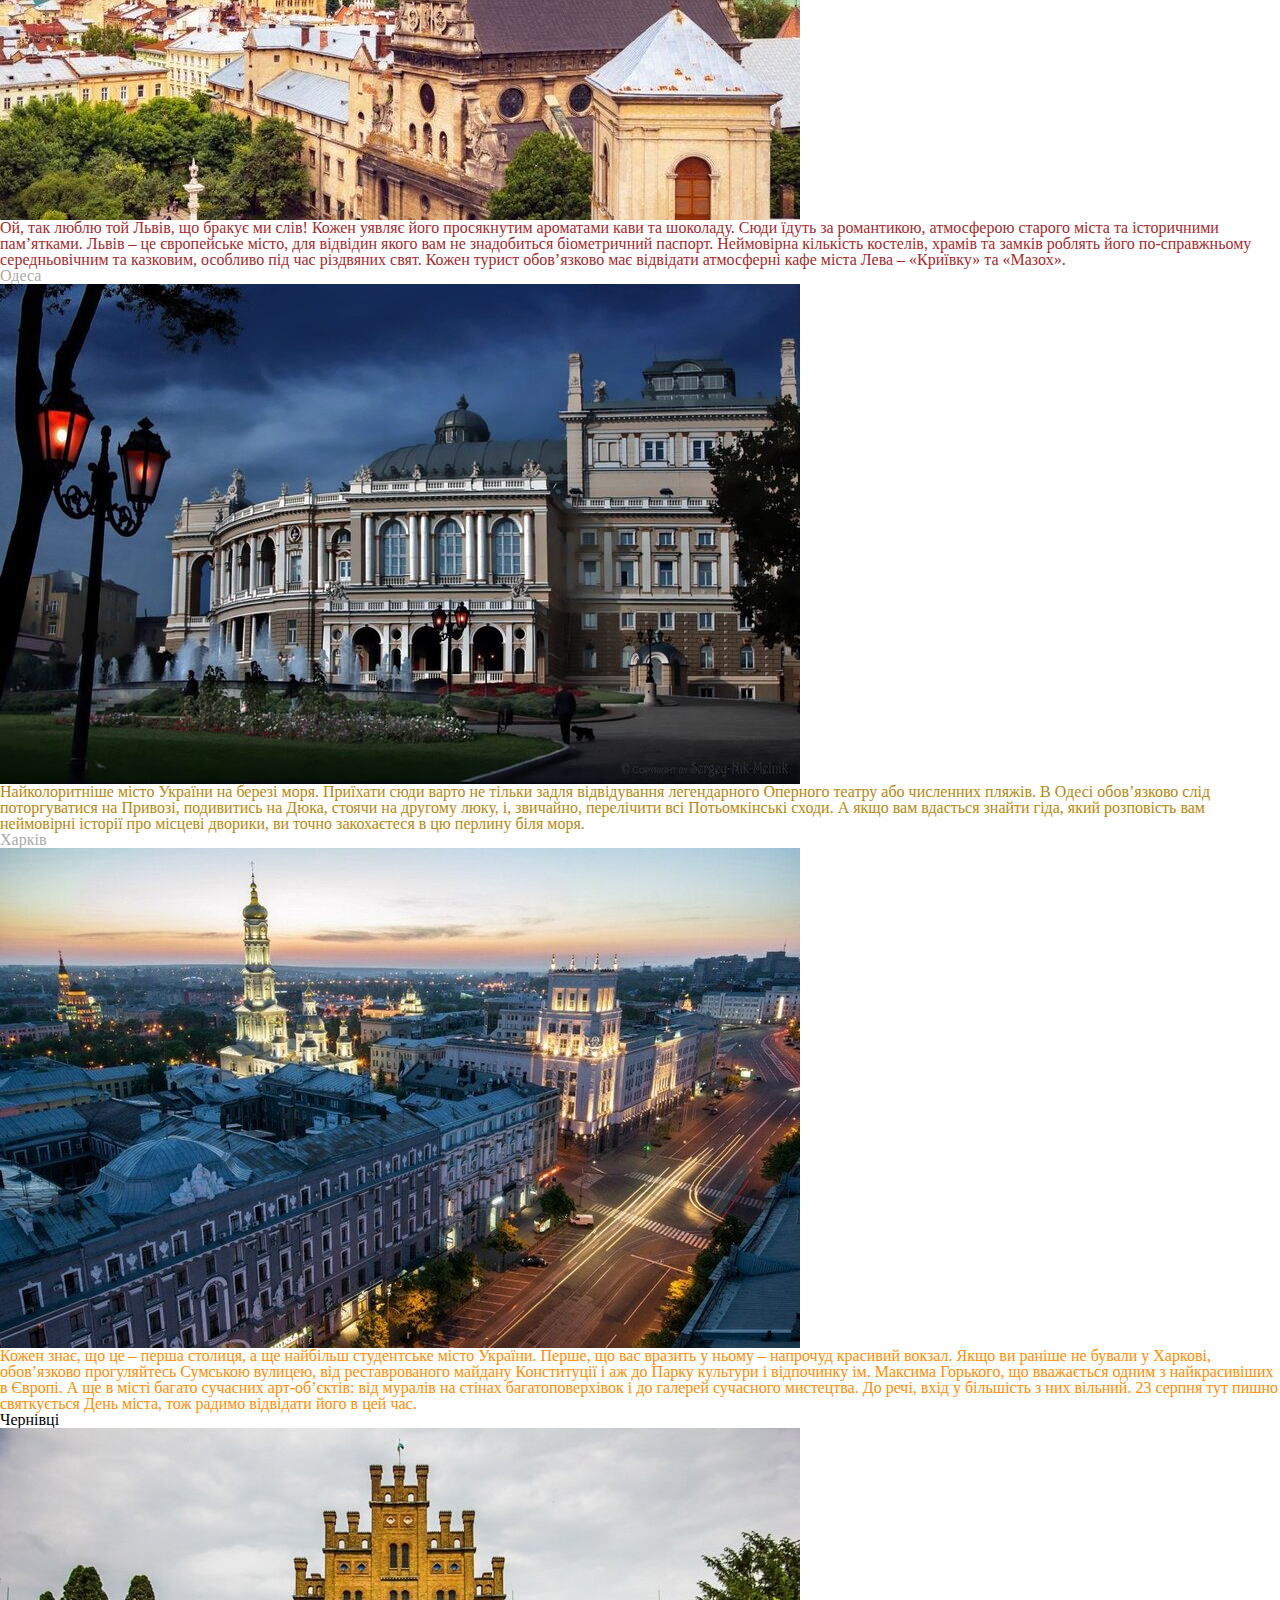
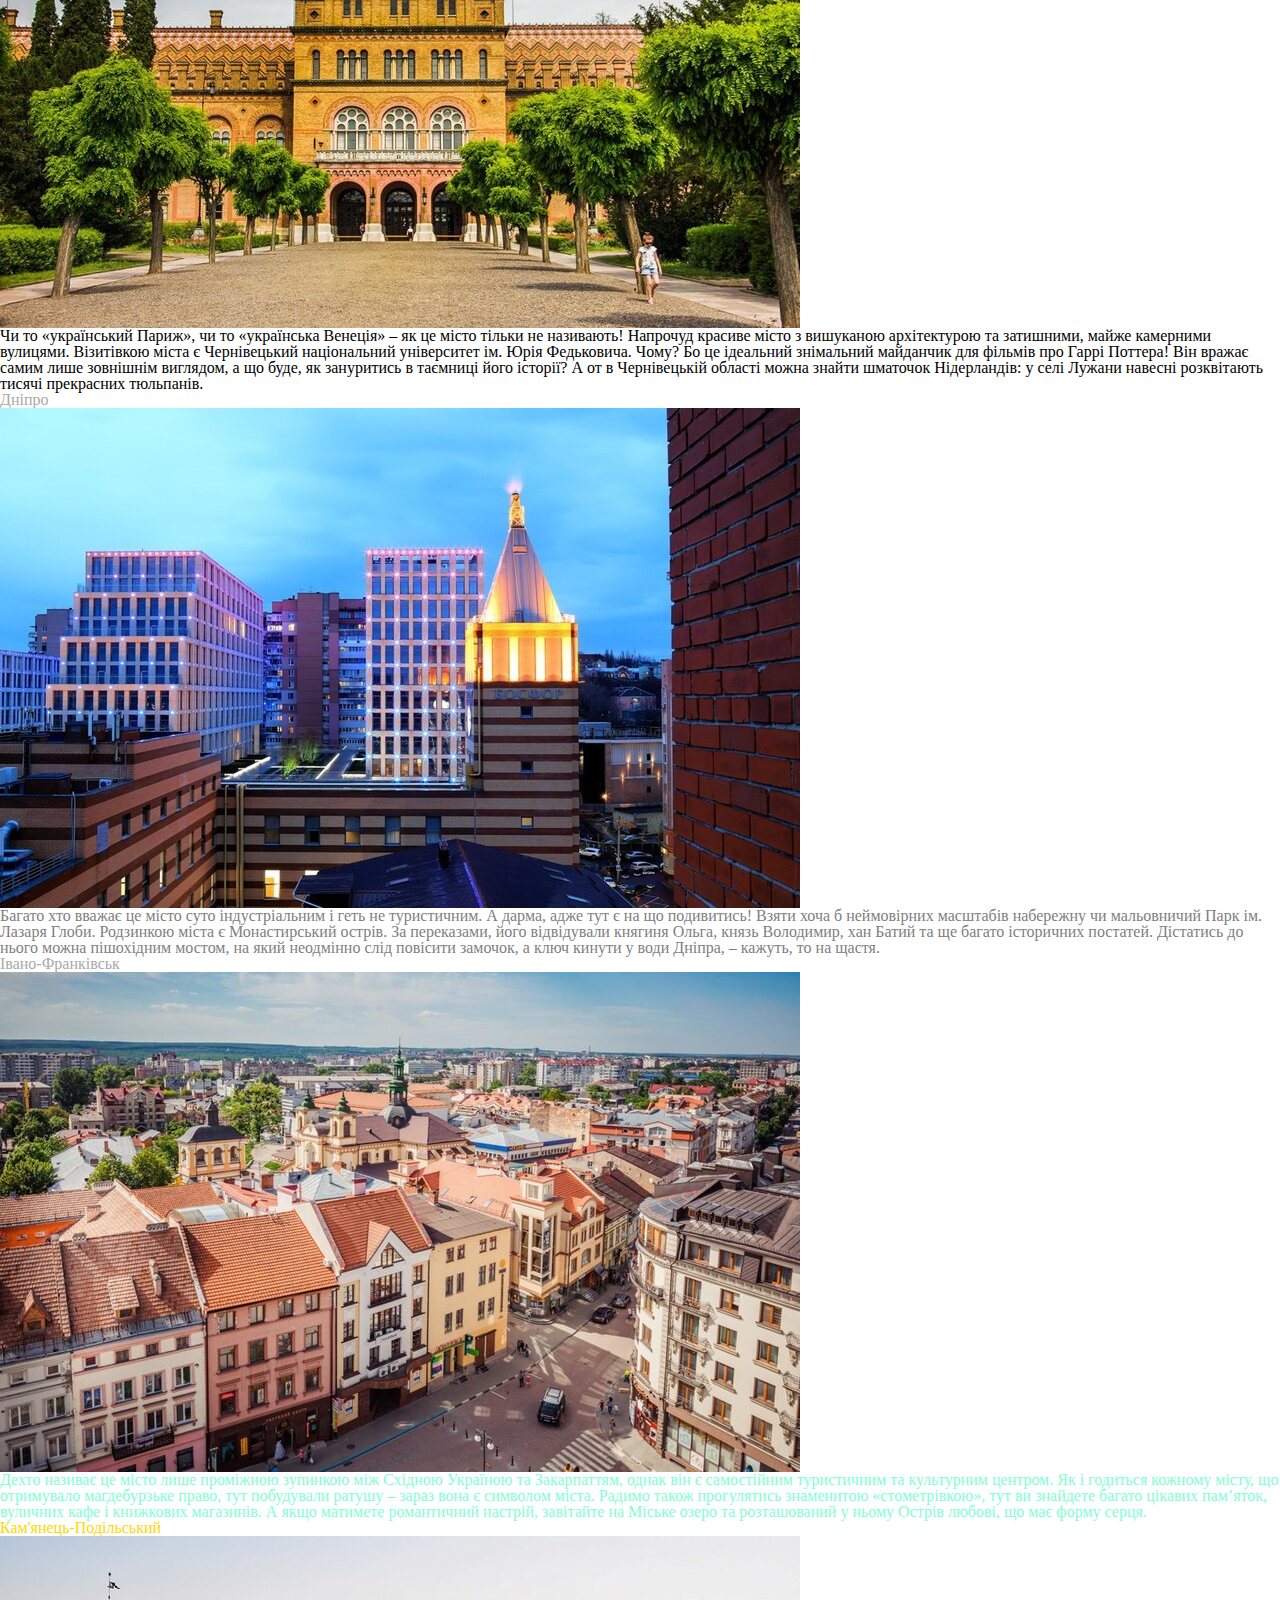
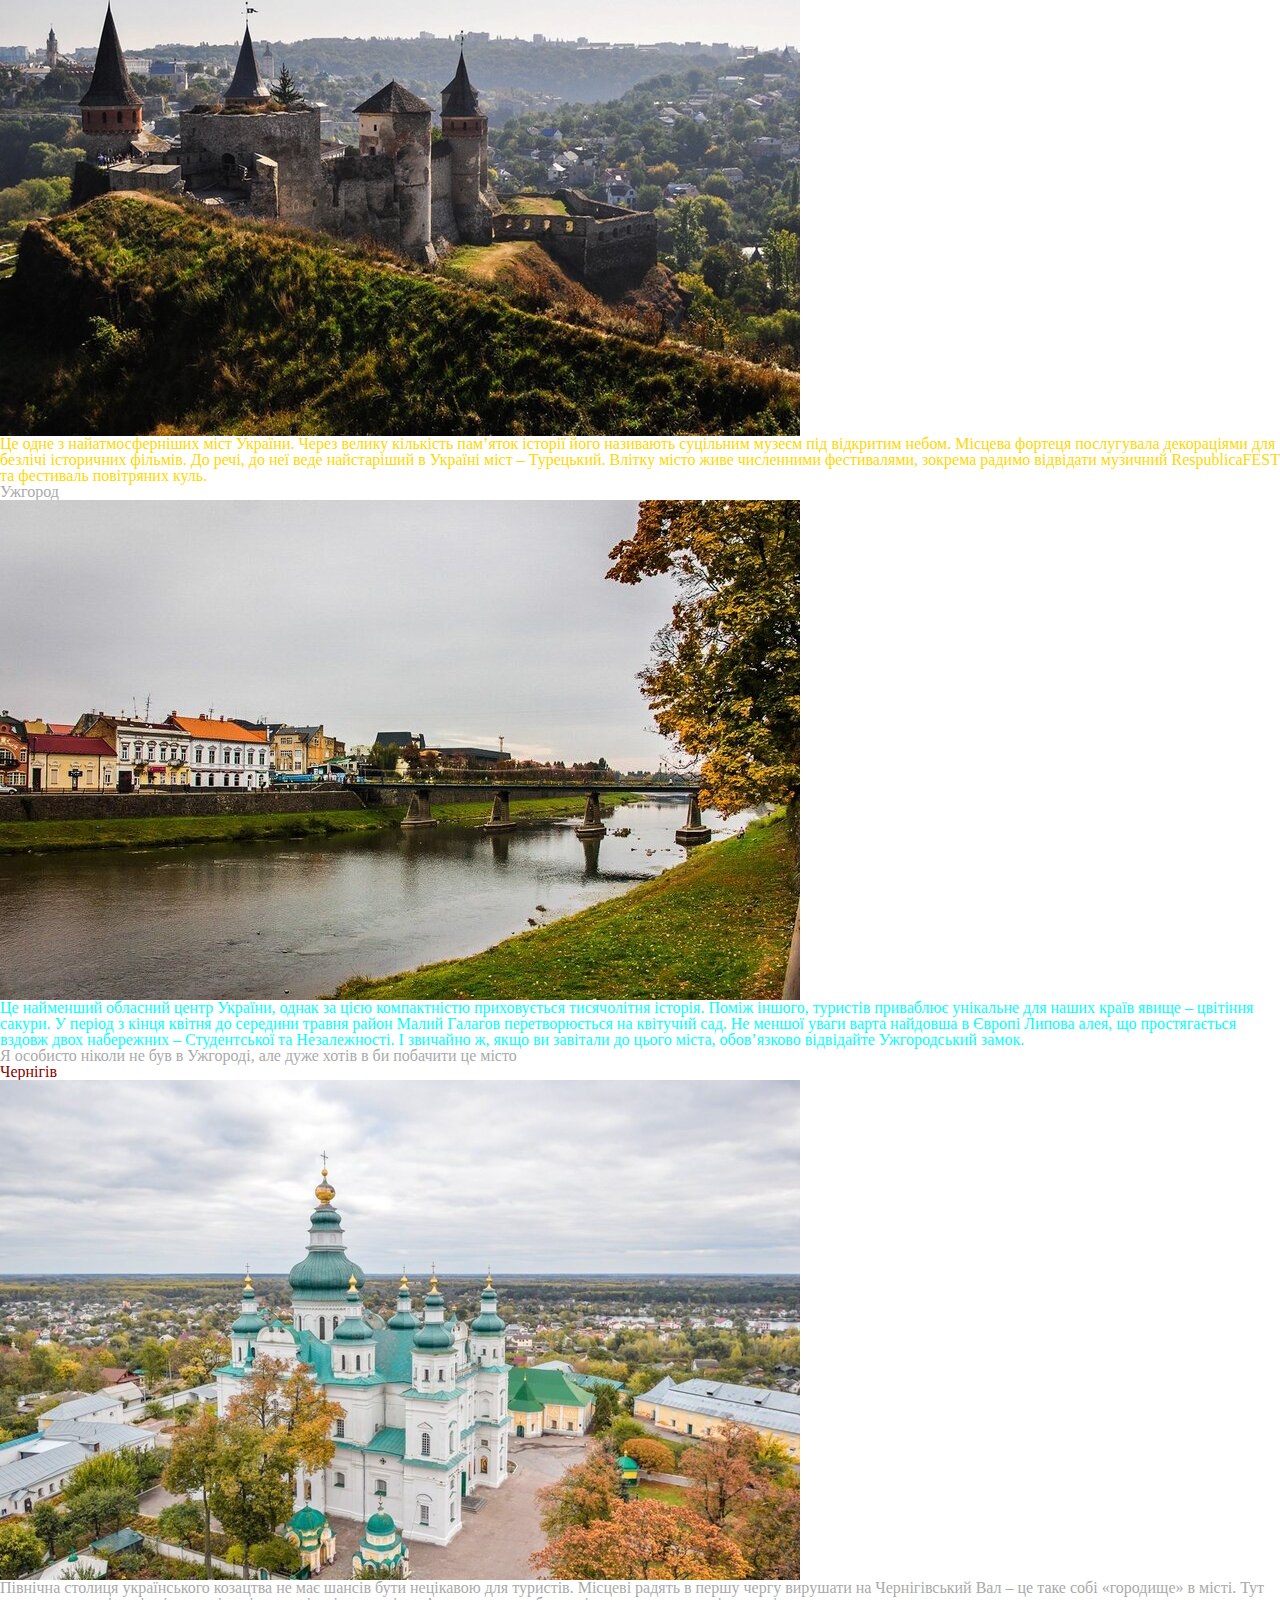
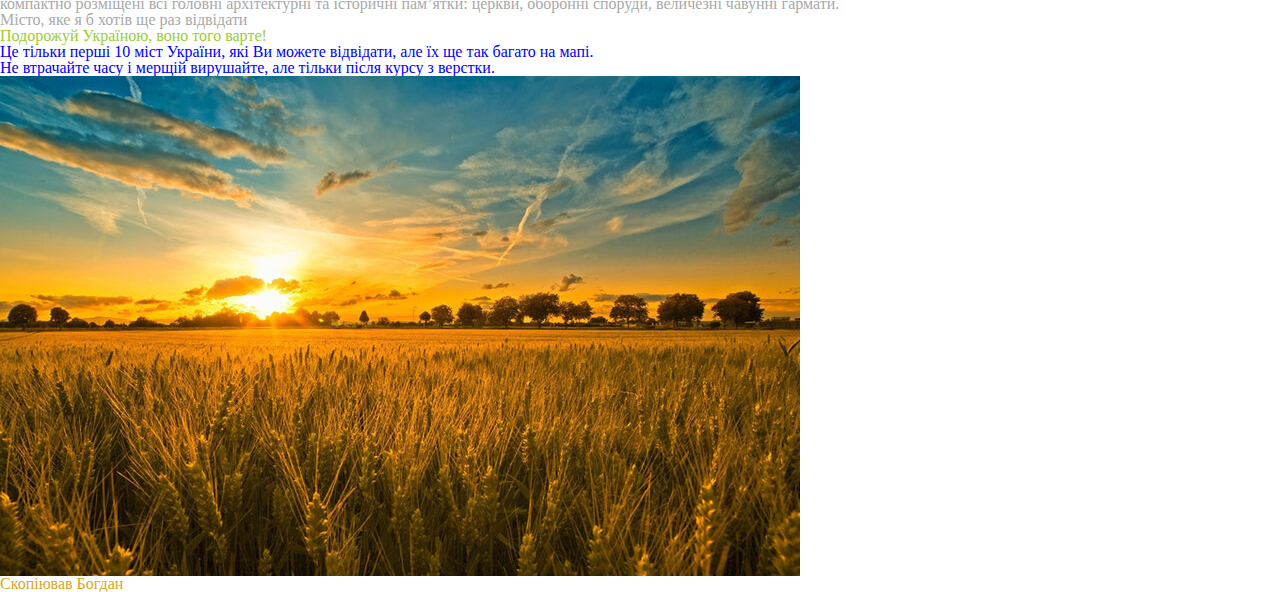
<file: lesson_3/index.html>
<!DOCTYPE html>
<html lang="uk">
<head>
	<meta charset="UTF-8">
	<meta name="viewport" content="width=device-width, initial-scale=1.0">
	<link rel="stylesheet" href="css/style.css">
	<title>Lesson 3</title>
</head>
<body>
	<header>
		<h1 class="title">Найкрасивіші міста України: ТОП-10 місць для поїздки на вихідні</h1>
		<img src="img/header_img.jpg" alt="пара закоханих на фоні замку і повітряних куль">
		<div>
			<ol>
				<li><a href="#kyiv-title">Київ</a></li>
				<li><a href="#lviv-title">Львів</a></li>
				<li><a href="#odesa-title">Одеса</a></li>
				<li><a href="#kharkiv-title">Харків</a></li>
				<li><a href="#chernivtsi-title">Чернівці</a></li>
				<li><a href="#dnipro-title">Дніпро</a></li>
				<li><a href="#ivanofrankivsk-title">Івано-Франківськ</a></li>
				<li><a href="#kamianets-title">Кам'янець-Подільський</a></li>
				<li><a href="#uzhgorod-title">Ужгород</a></li>
				<li><a href="#chernihiv-title">Чернігів</a></li>
			</ol>
		</div>
	</header>
	<main>
		<div>
			<p class="text">Подорожі – як наркотик, спробувавши одного разу, важко відмовитись. Але ми стверджуємо, що це дуже приємна і корисна залежність! Тим більше, в Україні безліч міст і містечок, які обов’язково варто відвідати. Адже незабутні враження не обов’язково шукати в інших країнах, чи навіть перетинати заради них океани. Можливо, до найкрасивішого міста на світі їхати лише декілька годин? Тож обирайте пункт призначення та скоріш пакуйте валізи!
			</p>
			<p>Особисто я дуже люблю подорожі, хоча й останнім часом не дуже часто вдається подорожувати Україною. Ось моя десятка міст.</p>
		</div>
		<div class="kyiv-block">
			<h2 id="kyiv-title">Київ</h2>
			<img src="img/kyiv_img.jpg" alt="краєвид вечірнього Києва з куполами Лавра і житловими масивами">
			<p class="kyiv-text">
				Мабуть, немає українця, який не зможе відповісти на питання «що подивитись у Києві?». Золоті ворота, Батьківщина-мати, Хрещатик – про ці місця, певно, знають навіть діти. Іноді здається, що для справжнього знайомства зі столицею на вистачить i цілого місяця – аж стільки тут цікавинок! Але це не просто місто з тисячолітньою історією, воно має сучасне обличчя. Високий туристичний сезон в столиці припадає на знамените цвітіння каштанів, помилуватись яким приїжджають й іноземці.
			</p>
		</div>
		<div class="lviv-block">
			<h2 id="lviv-title" class="lviv-title">Львів</h2>
			<img src="img/lviv_img.jpg" alt="вигляд зверху на стару частину Львова з дахами і дзвіницями">
			<p class="lviv-text">
				Ой, так люблю той Львів, що бракує ми слів! Кожен уявляє його просякнутим ароматами кави та шоколаду. Сюди їдуть за романтикою, атмосферою старого міста та історичними пам’ятками. Львів – це європейське місто, для відвідин якого вам не знадобиться біометричний паспорт. Неймовірна кількість костелів, храмів та замків роблять його по-справжньому середньовічним та казковим, особливо під час різдвяних свят. Кожен турист обов’язково має відвідати атмосферні кафе міста Лева – «Криївку» та «Мазох».
			</p>
		</div>
		<div class="odesa-block">
			<h2 id="odesa-title">Одеса</h2>
			<img src="img/odesa_img.jpg" alt="Одеський оперний театр в пасмурну погоду">
			<p>
				Найколоритніше місто України на березі моря. Приїхати сюди варто не тільки задля відвідування легендарного Оперного театру або численних пляжів. В Одесі обов’язково слід поторгуватися на Привозі, подивитись на Дюка, стоячи на другому люку, і, звичайно, перелічити всі Потьомкінські сходи. А якщо вам вдасться знайти гіда, який розповість вам неймовірні історії про місцеві дворики, ви точно закохаєтеся в цю перлину біля моря.
			</p>
		</div>
		<div class="kharkiv-block">
			<h2 id="kharkiv-title">Харків</h2>
			<img src="img/kharkiv_img.jpeg" alt="вигляд зверху на центральну частину міста Харків з широкими проспектами з вечірньою підсвіткою будівель">
			<p class="kharkiv-text">
				Кожен знає, що це – перша столиця, а ще найбільш студентське місто України. Перше, що вас вразить у ньому – напрочуд красивий вокзал. Якщо ви раніше не бували у Харкові, обов’язково прогуляйтесь Сумською вулицею, від реставрованого майдану Конституції і аж до Парку культури і відпочинку ім. Максима Горького, що вважається одним з найкрасивіших в Європі. А ще в місті багато сучасних арт-об’єктів: від муралів на стінах багатоповерхівок і до галерей сучасного мистецтва. До речі, вхід у більшість з них вільний. 23 серпня тут пишно святкується День міста, тож радимо відвідати його в цей час.
			</p>
		</div>
		<div class="chernivtsi-block">
			<h2 id="chernivtsi-title">Чернівці</h2>
			<img src="img/chernivtsi_img.jpeg" alt="Головний корпус Чернівецького національного університету коричневого кольору з широкою алєю з деревами на якій іде дівчинка">
			<p>
				Чи то «український Париж», чи то «українська Венеція» – як це місто тільки не називають! Напрочуд красиве місто з вишуканою архітектурою та затишними, майже камерними вулицями. Візитівкою міста є Чернівецький національний університет ім. Юрія Федьковича. Чому? Бо це ідеальний знімальний майданчик для фільмів про Гаррі Поттера! Він вражає самим лише зовнішнім виглядом, а що буде, як зануритись в таємниці його історії? А от в Чернівецькій області можна знайти шматочок Нідерландів: у селі Лужани навесні розквітають тисячі прекрасних тюльпанів.
			</p>
		</div>
		<div class="dnipro-block">
			<h2 id="dnipro-title">Дніпро</h2>
			<img src="img/dnipro_img.jpeg" alt="сучасні будинки в Дніпрі в вечірній час">
			<p>
				Багато хто вважає це місто суто індустріальним і геть не туристичним. А дарма, адже тут є на що подивитись! Взяти хоча б неймовірних масштабів набережну чи мальовничий Парк ім. Лазаря Глоби. Родзинкою міста є Монастирський острів. За переказами, його відвідували княгиня Ольга, князь Володимир, хан Батий та ще багато історичних постатей. Дістатись до нього можна пішохідним мостом, на який неодмінно слід повісити замочок, а ключ кинути у води Дніпра, – кажуть, то на щастя.
			</p>
		</div>
		<div class="ivanofrankivsk-block">
			<h2 id="ivanofrankivsk-title">Івано-Франківськ</h2>
			<img src="img/ivanofrankivsk_img.jpeg" alt="краєвид старої частини міста з давніми будівлями за якими сучасні житлові масиви">
			<p>
				Дехто називає це місто лише проміжною зупинкою між Східною Україною та Закарпаттям, однак він є самостійним туристичним та культурним центром. Як і годиться кожному місту, що отримувало магдебурзьке право, тут побудували ратушу – зараз вона є символом міста. Радимо також прогулятись знаменитою «стометрівкою», тут ви знайдете багато цікавих пам’яток, вуличних кафе і книжкових магазинів. А якщо матимете романтичний настрій, завітайте на Міське озеро та розташований у ньому Острів любові, що має форму серця.
			</p>
		</div>
		<div class="kamianets-block">
			<h2 id="kamianets-title">Кам'янець-Подільський</h2>
			<img src="img/kamianets_img.jpeg" alt="Кам'янець-Подільська фортеця на фоні міста і зелених дерев">
			<p>
				Це одне з найатмосферніших міст України. Через велику кількість пам’яток історії його називають суцільним музеєм під відкритим небом. Місцева фортеця послугувала декораціями для безлічі історичних фільмів. До речі, до неї веде найстаріший в Україні міст – Турецький. Влітку місто живе численними фестивалями, зокрема радимо відвідати музичний RespublicaFEST та фестиваль повітряних куль.
			</p>
		</div>
		<div class="uzhgorod-block">
			<h2 id="uzhgorod-title">Ужгород</h2>
			<img src="img/uzhgorod_img.jpeg" alt="річка Уж з містом через неї на фоні давніх будівель ">
			<p>
				Це найменший обласний центр України, однак за цією компактністю приховується тисячолітня історія. Поміж іншого, туристів приваблює унікальне для наших країв явище – цвітіння сакури. У період з кінця квітня до середини травня район Малий Галагов перетворюється на квітучий сад. Не меншої уваги варта найдовша в Європі Липова алея, що простягається вздовж двох набережних – Студентської та Незалежності. І звичайно ж, якщо ви завітали до цього міста, обов’язково відвідайте Ужгородський замок.
			</p>
			<div>
				<p>
					Я особисто ніколи не був в Ужгороді, але дуже хотів в би побачити це місто
				</p>
			</div>
		</div>
		<div class="chernihiv-block">
			<h2 id="chernihiv-title">Чернігів</h2>
			<img src="img/chernihiv_img.jpeg" alt="Троїцький монастир з куполами зеленого кольору на фоні одноповерхових будинків і зелених насаджень">
			<p>
				Північна столиця українського козацтва не має шансів бути нецікавою для туристів. Місцеві радять в першу чергу вирушати на Чернігівський Вал – це таке собі «городище» в місті. Тут компактно розміщені всі головні архітектурні та історичні пам’ятки: церкви, оборонні споруди, величезні чавунні гармати.
			</p>
			<div>
				<p>Місто, яке я б хотів ще раз відвідати</p>
			</div>
		</div>
	</main>
	<footer>
		<h3 class="footer-title subtitle">Подорожуй Україною, воно того варте!</h3>
		<p>
			Це тільки перші 10 міст України, які Ви можете відвідати, але їх ще так багато на мапі.
		</p>
		<p>
			Не втрачайте часу і мерщій вирушайте, але тільки після курсу з верстки.
		</p>
		<img src="img/field_img.jpg" alt="пшеничне поле на фоні заходу Сонця">
		<h4>Скопіював Богдан</h4>
	</footer>
</body>
</html>
</file>
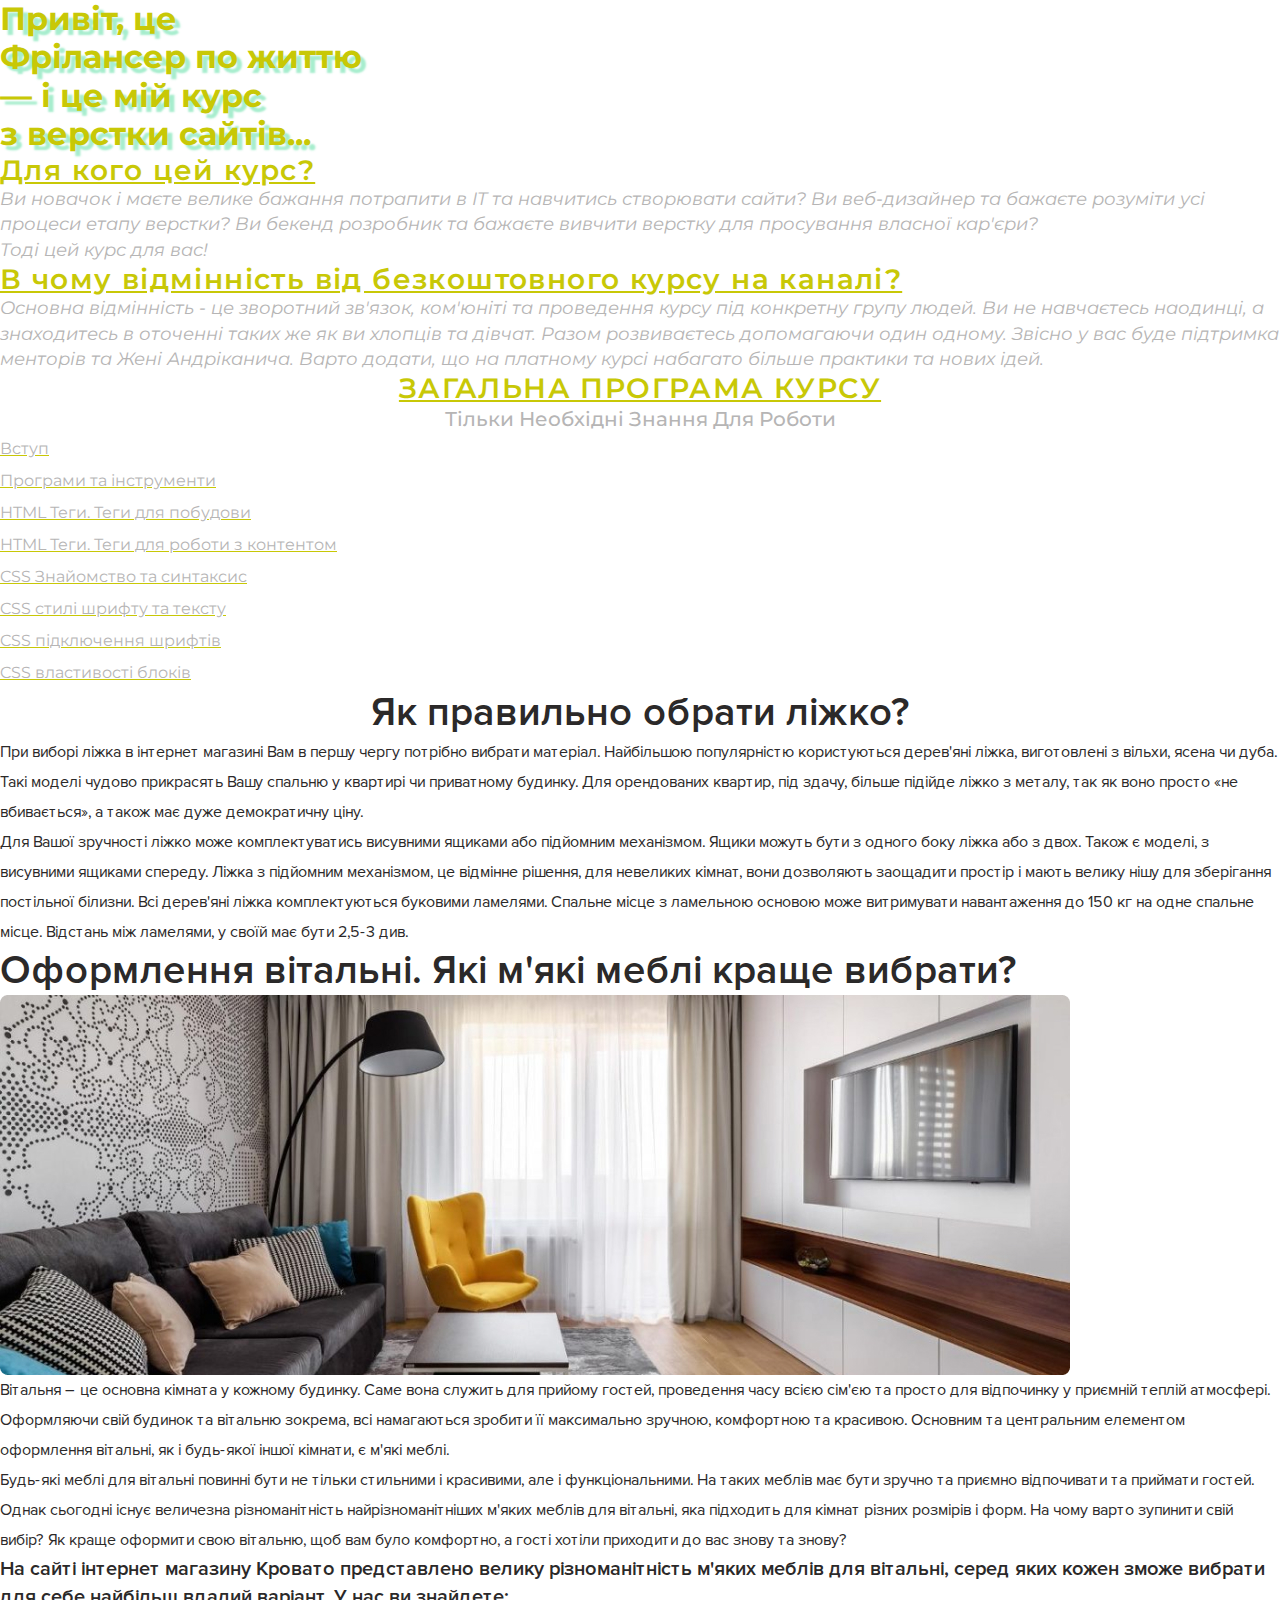
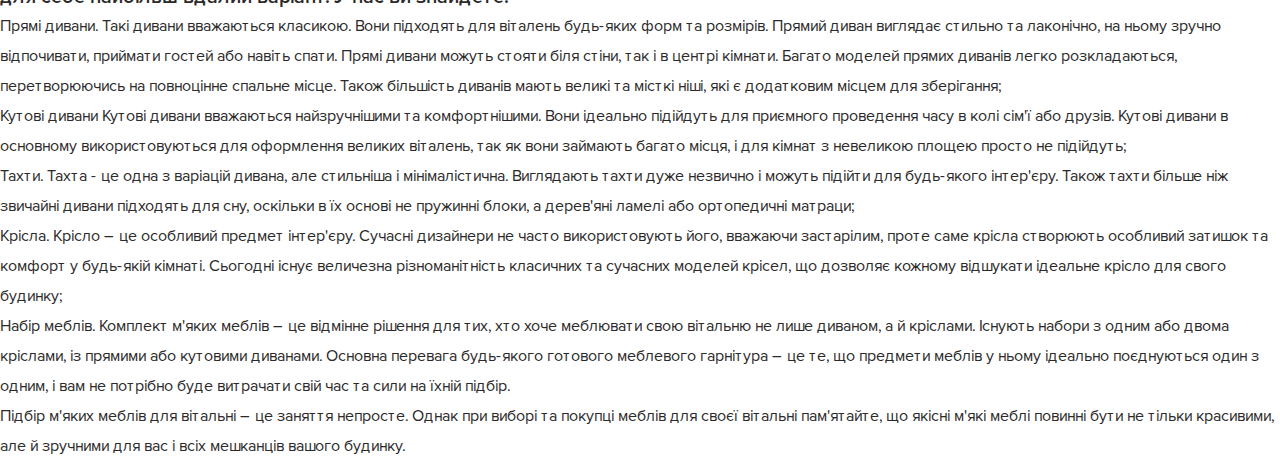
<file: lesson_4/index.html>
<!DOCTYPE html>
<html lang="uk">
	<head>
		<meta charset="UTF-8">
		<meta name="viewport" content="width=device-width, initial-scale=1.0">
		<link rel="stylesheet" href="css/style.css">
		<title>Lesson 4</title>
	</head>
	<body>

		<!-- BLOCK FONTS PRACTICE -->

		<main>
			<div class="about-course-section">
				<h1>Привіт, це<br>Фрілансер по життю<br> — і це мій курс<br> з верстки
					сайтів...</h1>
				<h2>Для кого цей курс?</h2>
				<p>
					Ви новачок і маєте велике бажання потрапити в IT та навчитись створювати
					сайти? Ви веб-дизайнер та бажаєте розуміти усі процеси етапу верстки? Ви
					бекенд розробник та бажаєте вивчити верстку для просування власної
					кар'єри?<br>Тоді цей курс для вас!
				</p>
				<h2>В чому відмінність від безкоштовного курсу на каналі?</h2>
				<p>
					Основна відмінність - це зворотний зв'язок, ком'юніті та проведення курсу
					під конкретну групу людей. Ви не навчаєтесь наодинці, а знаходитесь в
					оточенні таких же як ви хлопців та дівчат. Разом розвиваєтесь допомагаючи
					один одному. Звісно у вас буде підтримка менторів та Жені Андріканича.
					Варто додати, що на платному курсі набагато більше практики та нових ідей.
				</p>
			</div>
			<div class="about-course-program">
				<h2>Загальна програма курсу</h2>
				<p>Тільки необхідні знання для роботи</p>
				<ol>
					<li>Вступ</li>
					<li>Програми та інструменти</li>
					<li>HTML Теги. Теги для побудови</li>
					<li>HTML Теги. Теги для роботи з контентом</li>
					<li>CSS Знайомство та синтаксис</li>
					<li>CSS стилі шрифту та тексту</li>
					<li>CSS підключення шрифтів</li>
					<li>CSS властивості блоків</li>
				</ol>
			</div>
		</main>

		<!-- BLOCK KROVATO -->

		<div class="choise-bed-section">
			<h2>Як правильно обрати ліжко?</h2>
			<p>
				При виборі ліжка в інтернет магазині Вам в першу чергу потрібно вибрати
				матеріал. Найбільшою популярністю користуються дерев'яні ліжка, виготовлені
				з вільхи, ясена чи дуба. Такі моделі чудово прикрасять Вашу спальню у
				квартирі чи приватному будинку. Для орендованих квартир, під
				здачу, більше підійде ліжко з металу, так як воно просто «не вбивається», а
				також має дуже демократичну ціну.
			</p>
			<p>
				Для Вашої зручності ліжко може комплектуватись висувними ящиками або
				підйомним механізмом. Ящики можуть бути з одного боку ліжка або з двох.
				Також є моделі, з висувними ящиками спереду. Ліжка з підйомним механізмом,
				це відмінне рішення, для невеликих кімнат, вони дозволяють заощадити простір
				і мають велику нішу для зберігання постільної білизни. Всі
				дерев'яні ліжка комплектуються буковими ламелями. Спальне місце з ламельною
				основою може витримувати навантаження до 150 кг на одне спальне місце.
				Відстань між ламелями, у своїй має бути 2,5-3 див.
			</p>
		</div>
		<div class="choise-furniture-section">
			<h2>Оформлення вітальні. Які м'які меблі краще вибрати?</h2>
			<img src="img/krovato-img.jpeg"
				alt="світла кімната з сірим диваном, жовтим кріслом і лампою на підлозі">
			<p>
				Вітальня – це основна кімната у кожному будинку. Саме вона служить для
				прийому гостей, проведення часу всією сім'єю та просто для відпочинку у
				приємній теплій атмосфері. Оформляючи свій будинок та вітальню зокрема, всі
				намагаються зробити її максимально зручною, комфортною та красивою. Основним
				та центральним елементом оформлення вітальні, як і будь-якої
				іншої кімнати, є м'які меблі.
			</p>
			<p>
				Будь-які меблі для вітальні повинні бути не тільки стильними і красивими,
				але і функціональними. На таких меблів має бути зручно та приємно
				відпочивати та приймати гостей. Однак сьогодні існує величезна
				різноманітність найрізноманітніших м'яких меблів для вітальні, яка підходить
				для кімнат різних розмірів і форм. На чому варто зупинити свій вибір? Як
				краще оформити свою вітальню, щоб вам було комфортно, а гості хотіли
				приходити до вас знову та знову?
			</p>
			<div class="choise-furniture-sofas">
				<p>
					На сайті інтернет магазину Кровато представлено велику різноманітність
					м'яких меблів для вітальні, серед яких кожен зможе вибрати для себе
					найбільш
					вдалий варіант. У нас ви знайдете:
				</p>
				<ul>
					<li>
						Прямі дивани. Такі дивани вважаються класикою. Вони підходять для віталень
						будь-яких форм та розмірів. Прямий диван виглядає стильно та лаконічно, на
						ньому зручно відпочивати, приймати гостей або навіть спати. Прямі дивани
						можуть стояти біля стіни, так і в центрі кімнати. Багато моделей прямих
						диванів легко розкладаються, перетворюючись на повноцінне спальне місце.
						Також більшість диванів мають великі та місткі ніші, які є додатковим
						місцем для зберігання;
					</li>
					<li>
						Кутові дивани Кутові дивани вважаються найзручнішими та комфортнішими.
						Вони
						ідеально підійдуть для приємного проведення часу в колі сім'ї або друзів.
						Кутові дивани в основному використовуються для оформлення великих
						віталень,
						так як вони займають багато місця, і для кімнат з невеликою площею просто
						не підійдуть;
					</li>
					<li>
						Тахти. Тахта - це одна з варіацій дивана, але стильніша і мінімалістична.
						Виглядають тахти дуже незвично і можуть підійти для будь-якого
						інтер'єру. Також тахти більше ніж звичайні дивани підходять для сну, оскільки в їх основі не пружинні блоки, а дерев'яні
						ламелі або ортопедичні матраци;
					</li>
					<li>
						Крісла. Крісло – це особливий предмет інтер'єру. Сучасні дизайнери не
						часто
						використовують його, вважаючи застарілим, проте саме крісла створюють
						особливий затишок та комфорт у будь-якій кімнаті. Сьогодні існує величезна
						різноманітність класичних та сучасних моделей крісел, що дозволяє кожному
						відшукати ідеальне крісло для свого будинку;
					</li>
					<li>
						Набір меблів. Комплект м'яких меблів – це відмінне рішення для тих, хто
						хоче меблювати свою вітальню не лише диваном, а й кріслами. Існують набори
						з одним або двома кріслами, із прямими або кутовими диванами. Основна
						перевага будь-якого готового меблевого гарнітура – це те, що предмети
						меблів у ньому ідеально поєднуються один з одним, і вам не потрібно буде
						витрачати свій час та сили на їхній підбір.
					</li>
				</ul>
			</div>
			<p>
				Підбір
				м'яких меблів для вітальні – це заняття непросте. Однак при виборі та покупці меблів для своєї вітальні пам'ятайте,
				що якісні м'які меблі повинні бути не тільки красивими, але й зручними для
				вас і всіх мешканців вашого будинку.
			</p>
		</div>
	</body>
</html>
</file>
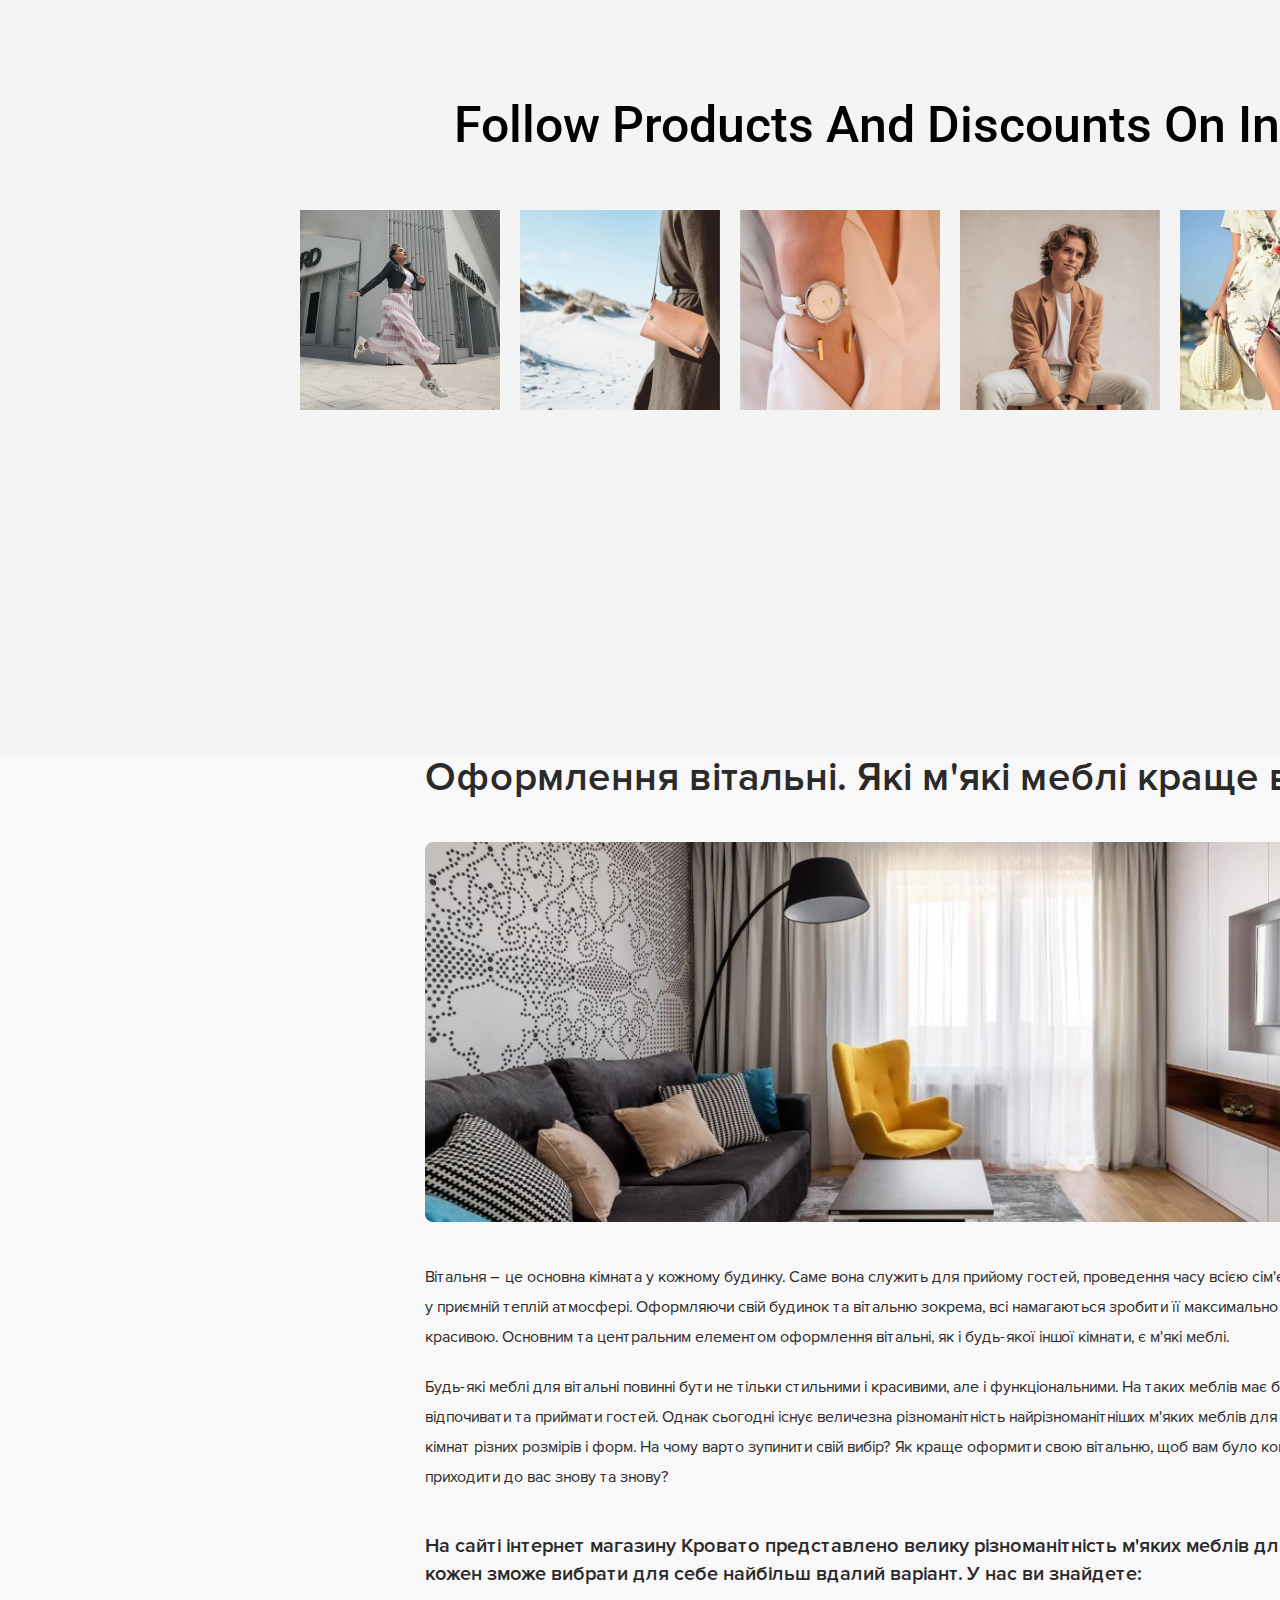
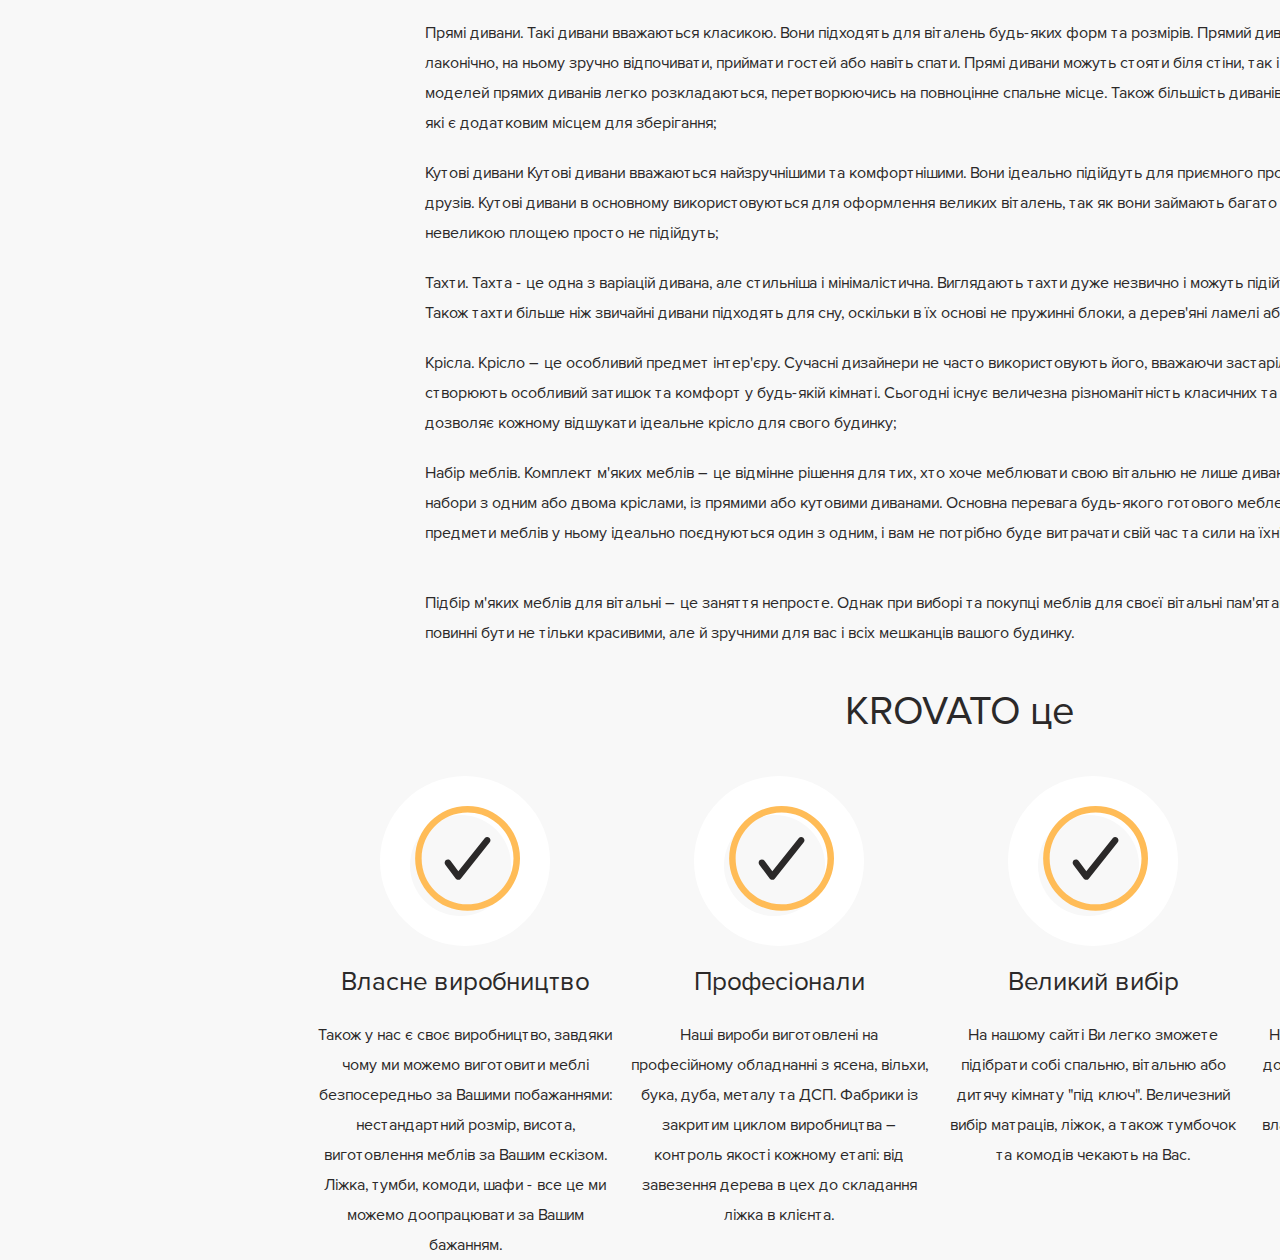
<file: lesson_5/index.html>
<!DOCTYPE html>
<html lang="uk">
	<head>
		<meta charset="UTF-8">
		<meta name="viewport" content="width=device-width, initial-scale=1.0">
		<link rel="stylesheet" href="css/style.css">
		<title>Lesson 5</title>
	</head>
	<body>
		<header>
		</header>
		<main>

			<!-- Ecommerce Minimal -->

			<div class="instagram-section">
				<div class="instagram-block">
					<h2>
						Follow products and discounts on Instagram
					</h2>
					<div class="items">
						<div class="item">
							<a href="https://www.instagram.com/">
								<img src="img/card_1.png"
									alt="a woman in a striped skirt in front of a white house">
							</a>
						</div>
						<div class="item">
							<a href="https://www.instagram.com/">
								<img src="img/card_2.png"
									alt="handbag on the arm in front of snow-capped mountains">
							</a>
						</div>
						<div class="item">
							<a href="https://www.instagram.com/">
								<img src="img/card_3.png"
									alt="classic watch on the hand">
							</a>
						</div>
						<div class="item">
							<a href="https://www.instagram.com/">
								<img src="img/card_4.png"
									alt=" young man with long hair sits on a chair in a brown coat">
							</a>
						</div>
						<div class="item">
							<a href="https://www.instagram.com/">
								<img src="img/card_5.png"
									alt="a woman in a light dress with a handbag in her hands">
							</a>
						</div>
						<div class="item">
							<a href="https://www.instagram.com/">
								<img src="img/card_6.png"
									alt="classic watch on the hand">
							</a>
						</div>
					</div>
				</div>
			</div>

			<!-- KROVATO -->

			<div class="container">
				<div class="choise-section">
					<div class="choise-furniture">
						<h2>Оформлення вітальні. Які м'які меблі краще вибрати?</h2>
						<img class="choise-furniture-img" src="img/krovato_img.jpeg"
							alt="світла кімната з сірим диваном, жовтим кріслом і лампою на підлозі">
						<p>
							Вітальня – це основна кімната у кожному будинку. Саме вона служить для
							прийому гостей, проведення часу всією сім'єю та просто для відпочинку у
							приємній теплій атмосфері. Оформляючи свій будинок та вітальню зокрема,
							всі намагаються зробити її максимально зручною, комфортною та красивою.
							Основним та центральним елементом оформлення вітальні, як і будь-якої
							іншої кімнати, є м'які меблі.
						</p>
						<p>
							Будь-які меблі для вітальні повинні бути не тільки стильними і красивими,
							але і функціональними. На таких меблів має бути зручно та приємно
							відпочивати та приймати гостей. Однак сьогодні існує величезна
							різноманітність найрізноманітніших м'яких меблів для вітальні, яка
							підходить
							для кімнат різних розмірів і форм. На чому варто зупинити свій вибір? Як
							краще оформити свою вітальню, щоб вам було комфортно, а гості хотіли
							приходити до вас знову та знову?
						</p>
					</div>

					<div class="choise-sofas">
						<p>
							На сайті інтернет магазину Кровато представлено велику різноманітність
							м'яких меблів для вітальні, серед яких кожен зможе вибрати для себе
							найбільш вдалий варіант. У нас ви знайдете:
						</p>
						<ul>
							<li>
								Прямі дивани. Такі дивани вважаються класикою. Вони підходять для
								віталень
								будь-яких форм та розмірів. Прямий диван виглядає стильно та лаконічно,
								на
								ньому зручно відпочивати, приймати гостей або навіть спати. Прямі дивани
								можуть стояти біля стіни, так і в центрі кімнати. Багато моделей прямих
								диванів легко розкладаються, перетворюючись на повноцінне спальне місце.
								Також більшість диванів мають великі та місткі ніші, які є додатковим
								місцем для зберігання;
							</li>
							<li>
								Кутові дивани Кутові дивани вважаються найзручнішими та комфортнішими.
								Вони
								ідеально підійдуть для приємного проведення часу в колі сім'ї або
								друзів.
								Кутові дивани в основному використовуються для оформлення великих
								віталень,
								так як вони займають багато місця, і для кімнат з невеликою площею
								просто
								не підійдуть;
							</li>
							<li>
								Тахти. Тахта - це одна з варіацій дивана, але стильніша і
								мінімалістична.
								Виглядають тахти дуже незвично і можуть підійти для будь-якого
								інтер'єру. Також тахти більше ніж звичайні дивани підходять для сну, оскільки в їх основі не пружинні блоки, а дерев'яні
								ламелі або ортопедичні матраци;
							</li>
							<li>
								Крісла. Крісло – це особливий предмет інтер'єру. Сучасні дизайнери не
								часто
								використовують його, вважаючи застарілим, проте саме крісла створюють
								особливий затишок та комфорт у будь-якій кімнаті. Сьогодні існує
								величезна
								різноманітність класичних та сучасних моделей крісел, що дозволяє
								кожному
								відшукати ідеальне крісло для свого будинку;
							</li>
							<li>
								Набір меблів. Комплект м'яких меблів – це відмінне рішення для тих, хто
								хоче меблювати свою вітальню не лише диваном, а й кріслами. Існують
								набори
								з одним або двома кріслами, із прямими або кутовими диванами. Основна
								перевага будь-якого готового меблевого гарнітура – це те, що предмети
								меблів у ньому ідеально поєднуються один з одним, і вам не потрібно буде
								витрачати свій час та сили на їхній підбір.
							</li>
						</ul>
					</div>
					<p>
						Підбір
						м'яких меблів для вітальні – це заняття непросте. Однак при виборі та покупці меблів для своєї вітальні пам'ятайте,
						що якісні м'які меблі повинні бути не тільки красивими, але й зручними для
						вас і всіх мешканців вашого будинку.
					</p>
				</div>
				<div class="about-section">
					<h2>KROVATO це</h2>
					<div class="about-items">
						<div class="about-item">
							<img src="img/chekmark_img.svg" alt="чорний прапорець в жовтому колі">
							<h3>Власне виробництво</h3>
							<p>
								Також у нас є своє виробництво, завдяки чому ми можемо виготовити меблі
								безпосередньо за Вашими побажаннями: нестандартний розмір, висота,
								виготовлення меблів за Вашим ескізом. Ліжка, тумби, комоди, шафи - все
								це ми можемо доопрацювати за Вашим бажанням.
							</p>
						</div>
						<div class="about-item">
							<img src="img/chekmark_img.svg" alt="чорний прапорець в жовтому колі">
							<h3>Професіонали</h3>
							<p>
								Наші вироби виготовлені на професійному обладнанні з ясена, вільхи,
								бука, дуба, металу та ДСП. Фабрики із закритим циклом виробництва –
								контроль якості кожному етапі: від завезення дерева в цех до складання
								ліжка в клієнта.
							</p>
						</div>
						<div class="about-item">
							<img src="img/chekmark_img.svg" alt="чорний прапорець в жовтому колі">
							<h3>Великий вибір</h3>
							<p>
								На нашому сайті Ви легко зможете підібрати собі спальню, вітальню або
								дитячу кімнату "під ключ". Величезний вибір матраців, ліжок, а також
								тумбочок та комодів чекають на Вас.
							</p>
						</div>
						<div class="about-item">
							<img src="img/chekmark_img.svg" alt="чорний прапорець в жовтому колі">
							<h3>Контроль якості</h3>
							<p>
								Наші досвідчені менеджери, з радістю допоможуть підібрати Вам меблі, які
								Вас радуватимуть довгі роки.
								Завдяки власній службі доставки та збирання, ми підтримуємо контроль
								якості від виробництва до клієнта.
							</p>
						</div>
					</div>
				</div>
			</div>
		</main>
		<footer>
		</footer>
	</body>
</html>
</file>
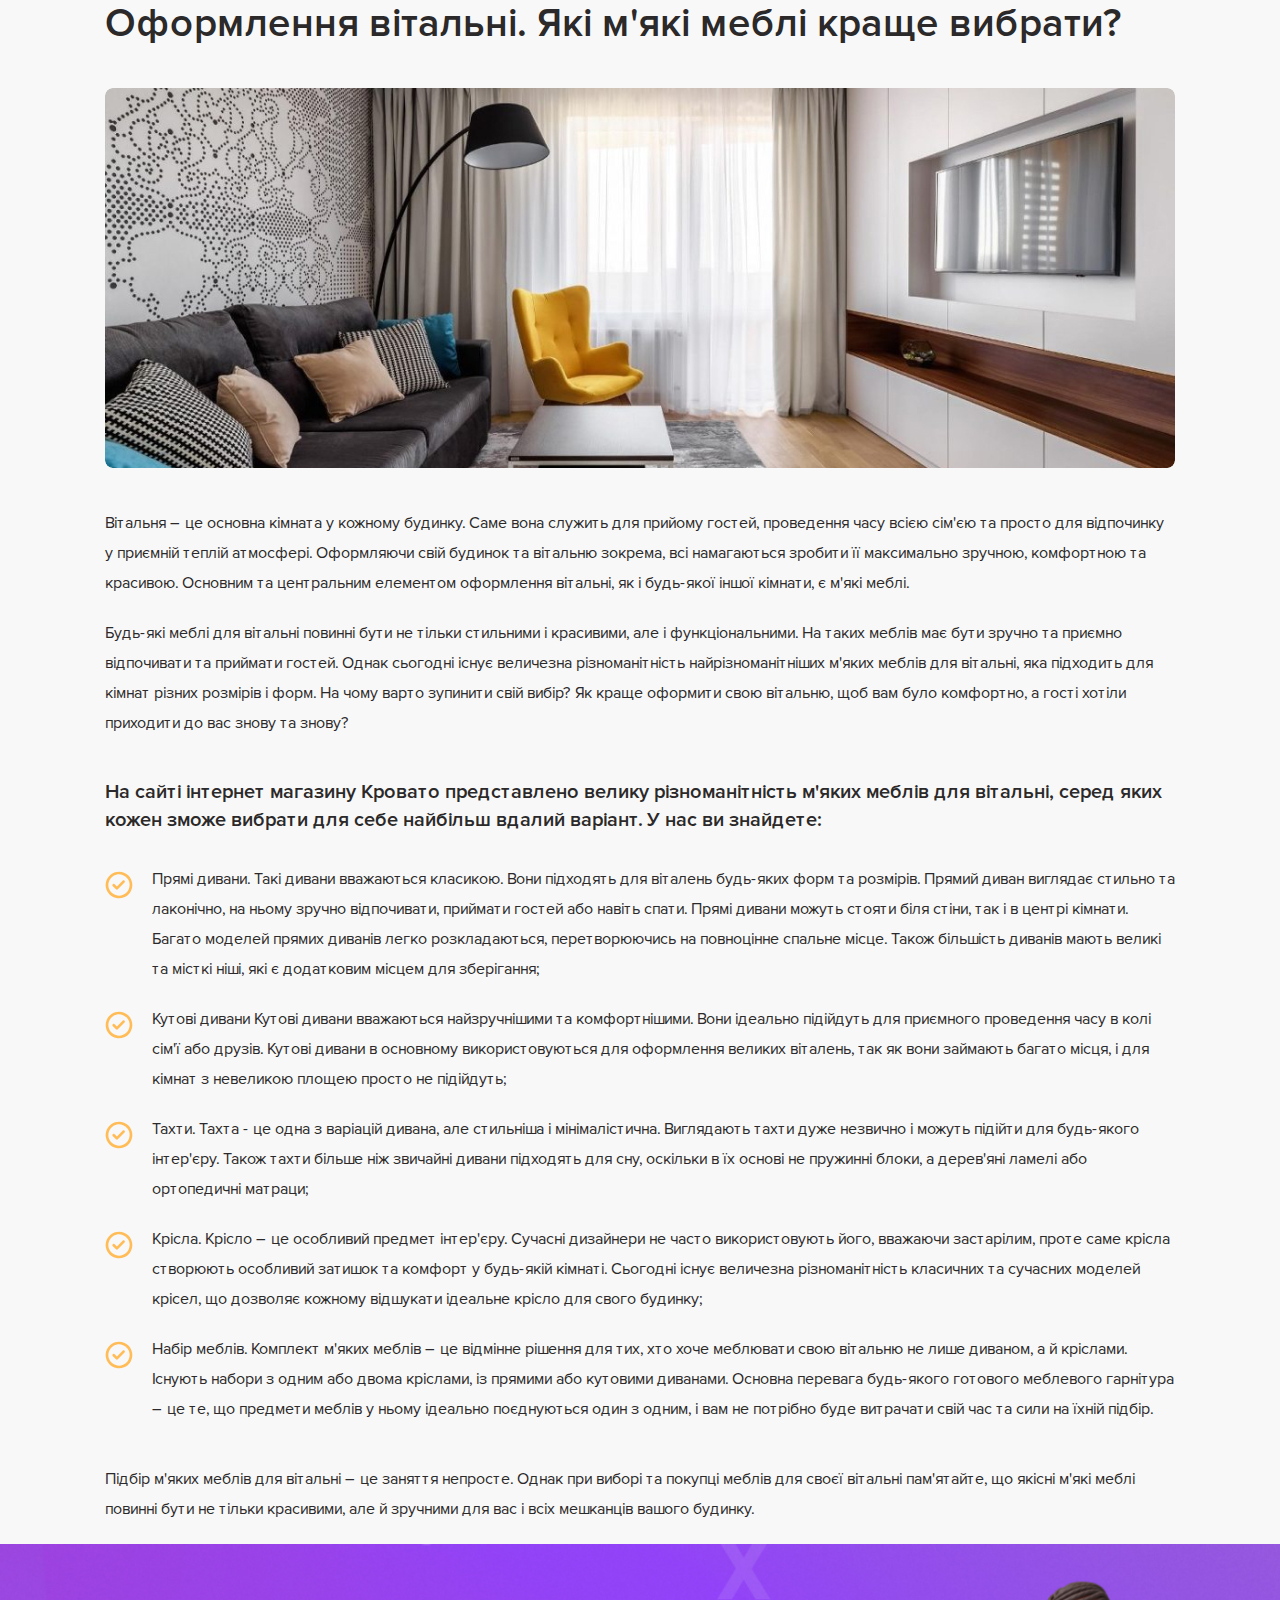
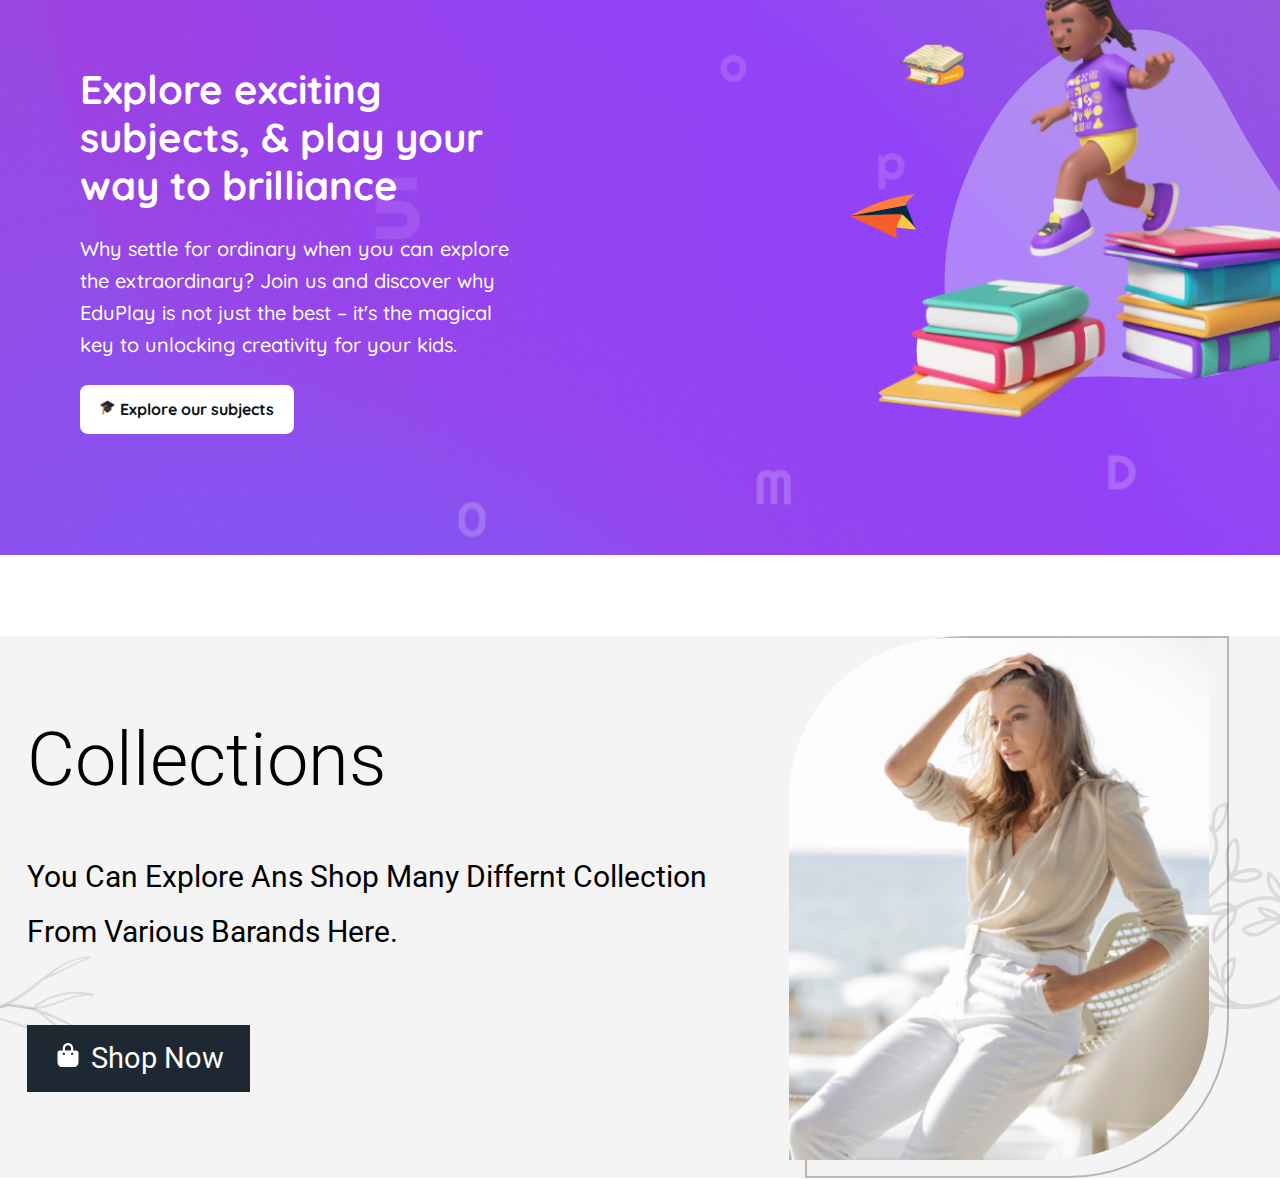
<file: lesson_6/index.html>
<!DOCTYPE html>
<html lang="uk">
	<head>
		<meta charset="UTF-8">
		<meta name="viewport" content="width=device-width, initial-scale=1.0">
		<link rel="stylesheet" href="css/style.css">
		<title>Lesson 6</title>
	</head>
	<body>
		<header>
		</header>
		<main>

			<!-- KROVATO -->

			<div class="container">
				<div class="choise-section">
					<div class="choise-furniture">
						<h2>Оформлення вітальні. Які м'які меблі краще вибрати?</h2>
						<img class="choise-furniture-img" src="img/krovato_img.jpeg"
							alt="світла кімната з сірим диваном, жовтим кріслом і лампою на підлозі">
						<p>
							Вітальня – це основна кімната у кожному будинку. Саме вона служить для
							прийому гостей, проведення часу всією сім'єю та просто для відпочинку у
							приємній теплій атмосфері. Оформляючи свій будинок та вітальню зокрема,
							всі намагаються зробити її максимально зручною, комфортною та красивою.
							Основним та центральним елементом оформлення вітальні, як і будь-якої
							іншої кімнати, є м'які меблі.
						</p>
						<p>
							Будь-які меблі для вітальні повинні бути не тільки стильними і красивими,
							але і функціональними. На таких меблів має бути зручно та приємно
							відпочивати та приймати гостей. Однак сьогодні існує величезна
							різноманітність найрізноманітніших м'яких меблів для вітальні, яка
							підходить
							для кімнат різних розмірів і форм. На чому варто зупинити свій вибір? Як
							краще оформити свою вітальню, щоб вам було комфортно, а гості хотіли
							приходити до вас знову та знову?
						</p>
					</div>

					<div class="choise-sofas">
						<p>
							На сайті інтернет магазину Кровато представлено велику різноманітність
							м'яких меблів для вітальні, серед яких кожен зможе вибрати для себе
							найбільш вдалий варіант. У нас ви знайдете:
						</p>
						<ul>
							<li>
								Прямі дивани. Такі дивани вважаються класикою. Вони підходять для
								віталень
								будь-яких форм та розмірів. Прямий диван виглядає стильно та лаконічно,
								на
								ньому зручно відпочивати, приймати гостей або навіть спати. Прямі дивани
								можуть стояти біля стіни, так і в центрі кімнати. Багато моделей прямих
								диванів легко розкладаються, перетворюючись на повноцінне спальне місце.
								Також більшість диванів мають великі та місткі ніші, які є додатковим
								місцем для зберігання;
							</li>
							<li>
								Кутові дивани Кутові дивани вважаються найзручнішими та комфортнішими.
								Вони
								ідеально підійдуть для приємного проведення часу в колі сім'ї або
								друзів.
								Кутові дивани в основному використовуються для оформлення великих
								віталень,
								так як вони займають багато місця, і для кімнат з невеликою площею
								просто
								не підійдуть;
							</li>
							<li>
								Тахти. Тахта - це одна з варіацій дивана, але стильніша і
								мінімалістична.
								Виглядають тахти дуже незвично і можуть підійти для будь-якого
								інтер'єру. Також тахти більше ніж звичайні дивани підходять для сну, оскільки в їх основі не пружинні блоки, а дерев'яні
								ламелі або ортопедичні матраци;
							</li>
							<li>
								Крісла. Крісло – це особливий предмет інтер'єру. Сучасні дизайнери не
								часто
								використовують його, вважаючи застарілим, проте саме крісла створюють
								особливий затишок та комфорт у будь-якій кімнаті. Сьогодні існує
								величезна
								різноманітність класичних та сучасних моделей крісел, що дозволяє
								кожному
								відшукати ідеальне крісло для свого будинку;
							</li>
							<li>
								Набір меблів. Комплект м'яких меблів – це відмінне рішення для тих, хто
								хоче меблювати свою вітальню не лише диваном, а й кріслами. Існують
								набори
								з одним або двома кріслами, із прямими або кутовими диванами. Основна
								перевага будь-якого готового меблевого гарнітура – це те, що предмети
								меблів у ньому ідеально поєднуються один з одним, і вам не потрібно буде
								витрачати свій час та сили на їхній підбір.
							</li>
						</ul>
					</div>
					<p>
						Підбір
						м'яких меблів для вітальні – це заняття непросте. Однак при виборі та покупці меблів для своєї вітальні пам'ятайте,
						що якісні м'які меблі повинні бути не тільки красивими, але й зручними для
						вас і всіх мешканців вашого будинку.
					</p>
				</div>

				<!-- EduPlay -->

				<div class="explore-block">
					<div class="explore-text">
						<h3>Explore exciting subjects, & play your way to brilliance</h3>
						<p>Why settle for ordinary when you can explore the extraordinary? Join us
							and discover why EduPlay is not just the best – it's the magical key to
							unlocking creativity for your kids.
						</p>
						<div>
							<a href="#" class="link">Explore our subjects</a>
						</div>
					</div>
				</div>
			</div>

			<!-- EcommerceMinimal -->

			<div class="collections-container">
				<div class="collections-block">
					<div class="collections-text">
						<h2>Collections</h2>
						<p>
							You can explore ans shop many differnt collection<br>from various
							barands
							here.
						</p>
						<div>
							<a href="#" class="shop-link">Shop now</a>
						</div>
					</div>
					<div class="collections-img">
						<img src="img/collections_img.jpg"
							alt="a woman in white trousers and a light blouse is sitting on a chair">
					</div>
				</div>
			</div>
		</main>
		<footer>
		</footer>
	</body>
</html>
</file>
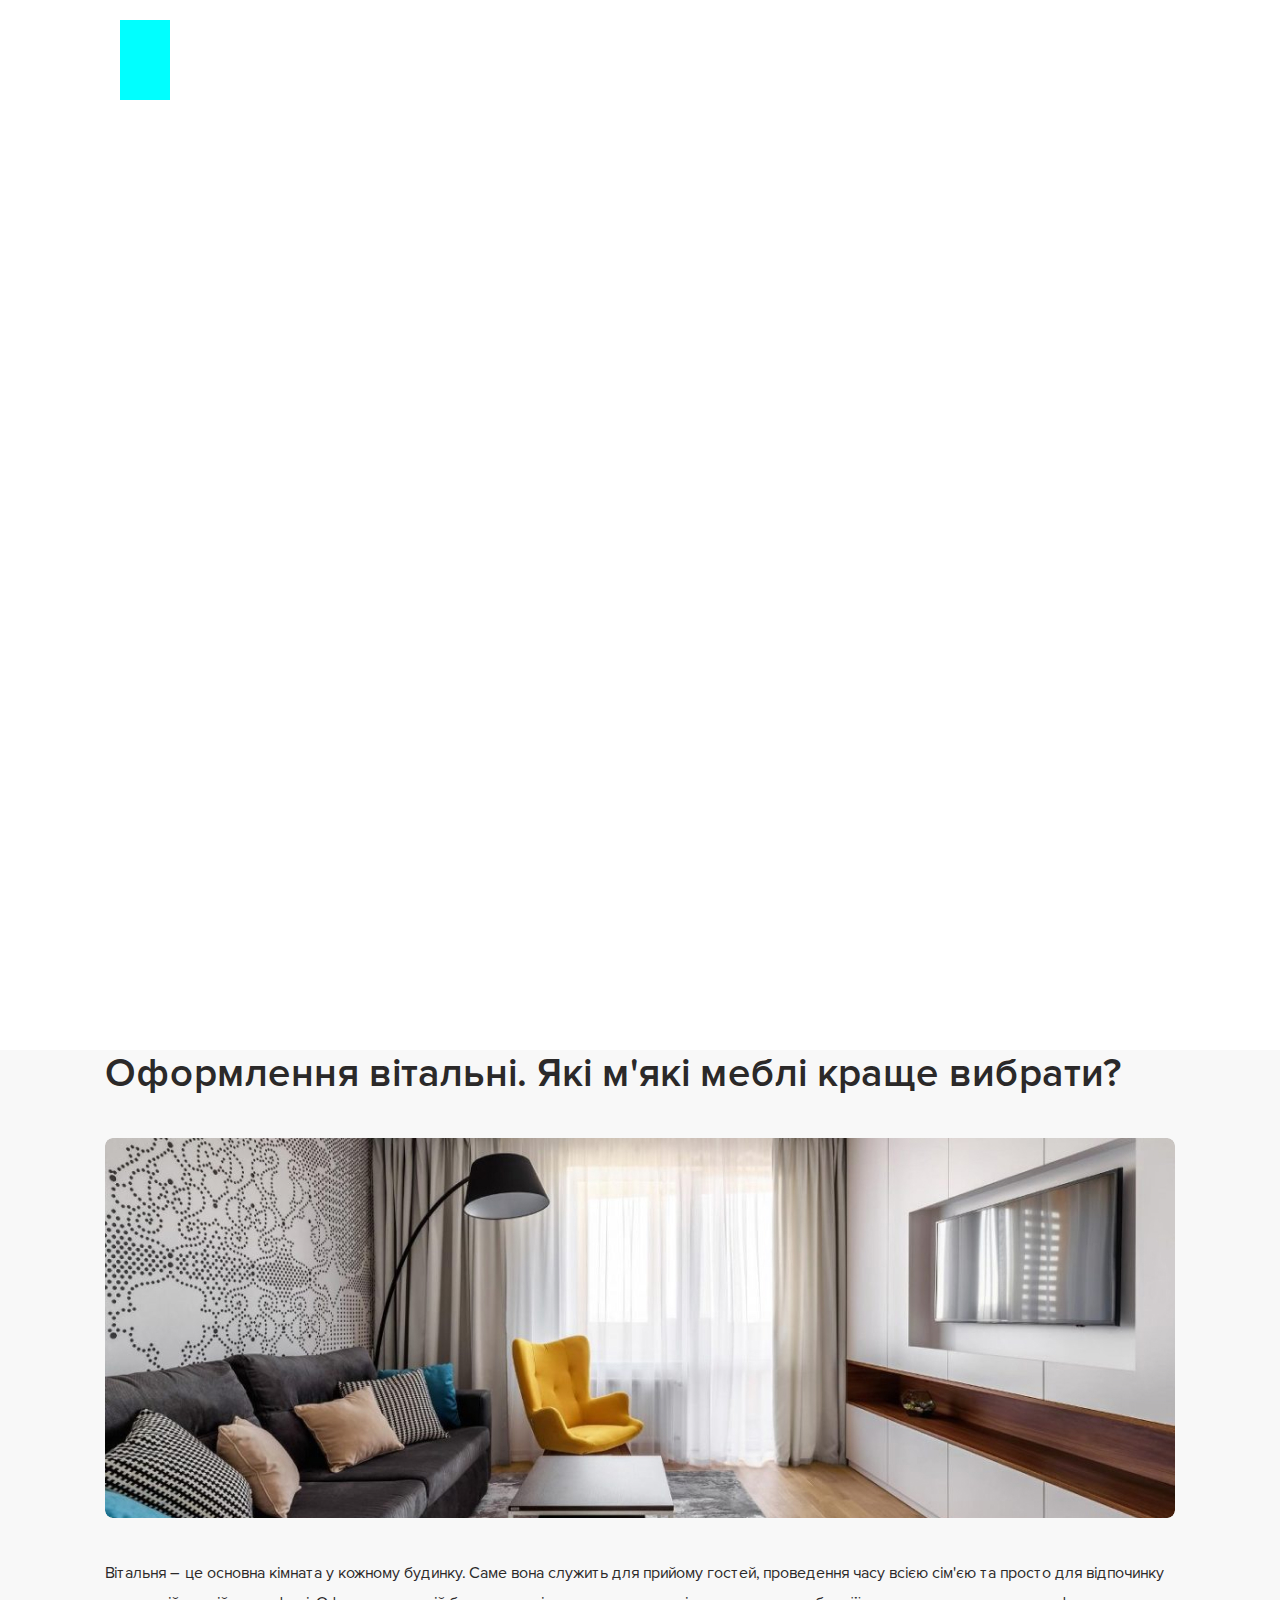
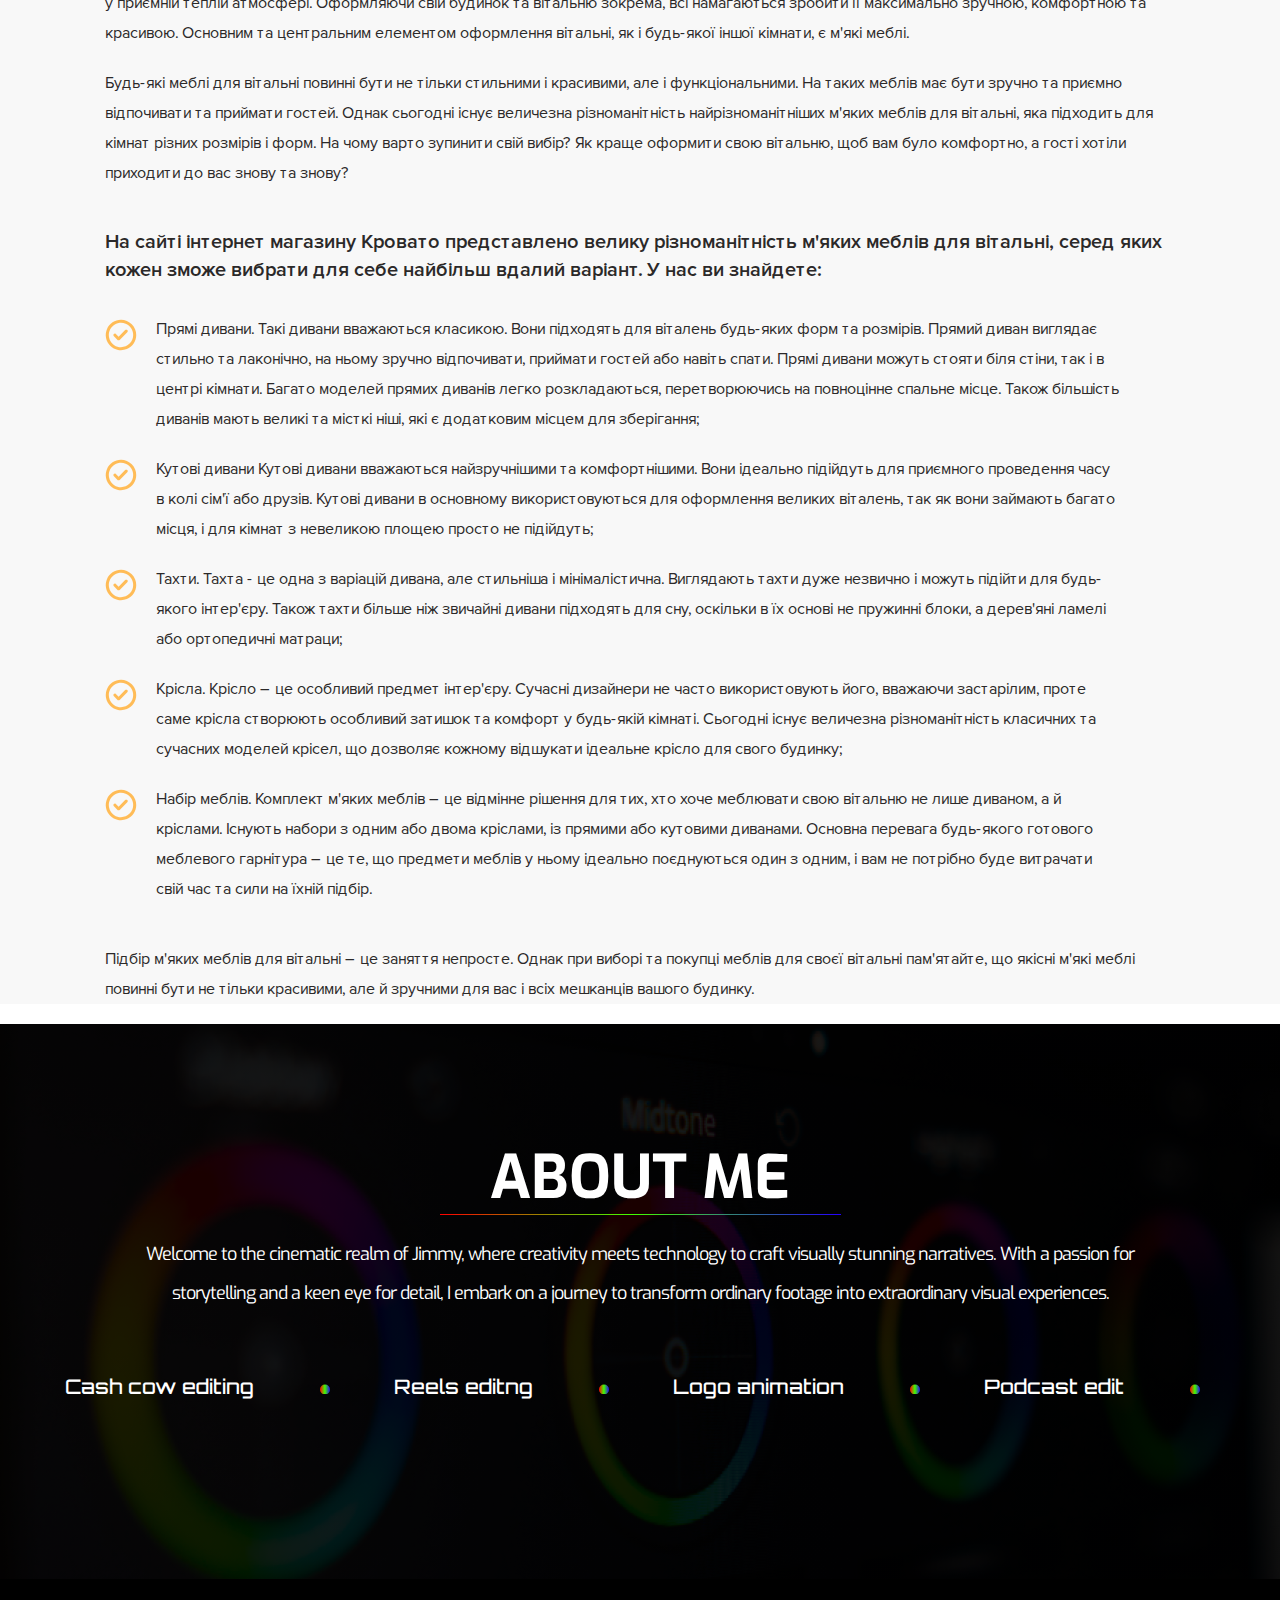
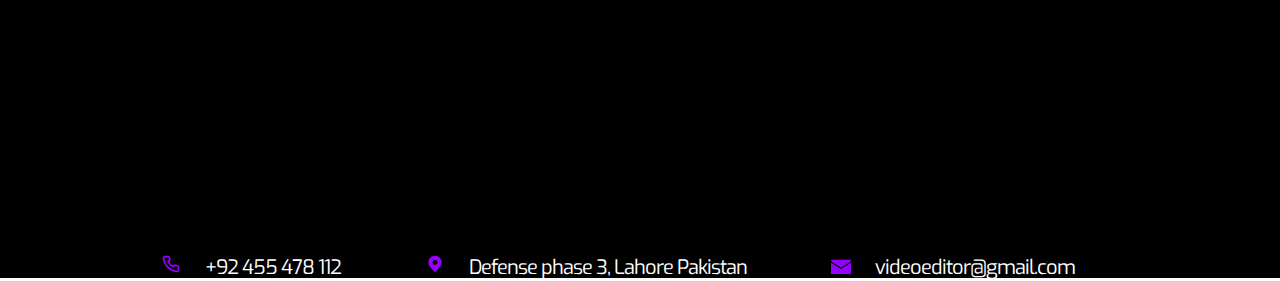
<file: lesson_7/index.html>
<!DOCTYPE html>
<html lang="uk">
	<head>
		<meta charset="UTF-8">
		<meta name="viewport" content="width=device-width, initial-scale=1.0">
		<link rel="stylesheet" href="css/style.css">
		<title>Lesson 7</title>
	</head>
	<body>
		<header>
		</header>
		<main>

			<!-- GAME -->

			<div class="container-block">
				<div class="block">
					<div class="block-1"></div>
					<div class="block-2">
						<div class="block-2__1">
							<div class="block-2__1-1">
								<div class="block-2__1-1-1"></div>
								<div class="block-2__1-1-2">
									<div class="block-2__1-1-2-1"></div>
									<div class="block-2__1-1-2-2">
										<div class="block-2__1-1-2-2-1"></div>
									</div>
								</div>
							</div>
						</div>
					</div>
				</div>
			</div>

			<!-- KROVATO -->

			<div class="container">
				<div class="choise-section">
					<div class="choise-furniture">
						<h2>Оформлення вітальні. Які м'які меблі краще вибрати?</h2>
						<img class="choise-furniture-img" src="img/krovato_img.jpeg"
							alt="світла кімната з сірим диваном, жовтим кріслом і лампою на підлозі">
						<p>
							Вітальня – це основна кімната у кожному будинку. Саме вона служить для
							прийому гостей, проведення часу всією сім'єю та просто для відпочинку у
							приємній теплій атмосфері. Оформляючи свій будинок та вітальню зокрема,
							всі намагаються зробити її максимально зручною, комфортною та красивою.
							Основним та центральним елементом оформлення вітальні, як і будь-якої
							іншої кімнати, є м'які меблі.
						</p>
						<p>
							Будь-які меблі для вітальні повинні бути не тільки стильними і красивими,
							але і функціональними. На таких меблів має бути зручно та приємно
							відпочивати та приймати гостей. Однак сьогодні існує величезна
							різноманітність найрізноманітніших м'яких меблів для вітальні, яка
							підходить
							для кімнат різних розмірів і форм. На чому варто зупинити свій вибір? Як
							краще оформити свою вітальню, щоб вам було комфортно, а гості хотіли
							приходити до вас знову та знову?
						</p>
					</div>

					<div class="choise-sofas">
						<p>
							На сайті інтернет магазину Кровато представлено велику різноманітність
							м'яких меблів для вітальні, серед яких кожен зможе вибрати для себе
							найбільш вдалий варіант. У нас ви знайдете:
						</p>
						<ul class="choise-sofas-items">
							<li class="choise-sofas-item">
								<p>
									Прямі дивани. Такі дивани вважаються класикою. Вони підходять для
									віталень
									будь-яких форм та розмірів. Прямий диван виглядає стильно та лаконічно,
									на
									ньому зручно відпочивати, приймати гостей або навіть спати. Прямі
									дивани
									можуть стояти біля стіни, так і в центрі кімнати. Багато моделей прямих
									диванів легко розкладаються, перетворюючись на повноцінне спальне
									місце.
									Також більшість диванів мають великі та місткі ніші, які є додатковим
									місцем для зберігання;
								</p>
							</li>
							<li class="choise-sofas-item">
								<p>
									Кутові дивани Кутові дивани вважаються найзручнішими та комфортнішими.
									Вони
									ідеально підійдуть для приємного проведення часу в колі сім'ї або
									друзів.
									Кутові дивани в основному використовуються для оформлення великих
									віталень,
									так як вони займають багато місця, і для кімнат з невеликою площею
									просто
									не підійдуть;
								</p>
							</li>
							<li class="choise-sofas-item">
								<p>
									Тахти. Тахта - це одна з варіацій дивана, але стильніша і
									мінімалістична.
									Виглядають тахти дуже незвично і можуть підійти для будь-якого
									інтер'єру. Також тахти більше ніж звичайні дивани підходять для сну, оскільки в їх основі не пружинні блоки, а дерев'яні
									ламелі або ортопедичні матраци;
								</p>
							</li>
							<li class="choise-sofas-item">
								<p>
									Крісла. Крісло – це особливий предмет інтер'єру. Сучасні дизайнери не
									часто
									використовують його, вважаючи застарілим, проте саме крісла створюють
									особливий затишок та комфорт у будь-якій кімнаті. Сьогодні існує
									величезна
									різноманітність класичних та сучасних моделей крісел, що дозволяє
									кожному
									відшукати ідеальне крісло для свого будинку;
								</p>
							</li>
							<li class="choise-sofas-item">
								<p>
									Набір меблів. Комплект м'яких меблів – це відмінне рішення для тих, хто
									хоче меблювати свою вітальню не лише диваном, а й кріслами. Існують
									набори
									з одним або двома кріслами, із прямими або кутовими диванами. Основна
									перевага будь-якого готового меблевого гарнітура – це те, що предмети
									меблів у ньому ідеально поєднуються один з одним, і вам не потрібно
									буде
									витрачати свій час та сили на їхній підбір.
								</p>
							</li>
						</ul>
					</div>
					<p>
						Підбір
						м'яких меблів для вітальні – це заняття непросте. Однак при виборі та покупці меблів для своєї вітальні пам'ятайте,
						що якісні м'які меблі повинні бути не тільки красивими, але й зручними для
						вас і всіх мешканців вашого будинку.
					</p>
				</div>
			</div>
			<div class="about-container">
				<div class="about-text">
					<h1 class="about-title">
						About me
					</h1>
					<p>
						Welcome to the cinematic realm of Jimmy, where creativity meets technology
						to craft visually stunning narratives. With a passion for storytelling and
						a keen eye for detail, I embark on a journey to transform ordinary footage
						into extraordinary visual experiences.
					</p>
				</div>
				<ul class="about-items">
					<li class="about-item">
						Cash cow editing
					</li>
					<li class="about-item">
						Reels editng
					</li>
					<li class="about-item">
						Logo animation
					</li>
					<li class="about-item">
						Podcast edit
					</li>
				</ul>
			</div>
		</main>
		<footer>
			<div class="footer">
				<div class="contacts">
					<ul class="contacts-list">
						<li class="contacts-item call">
							+92 455 478 112
						</li>
						<li class="contacts-item location">
							Defense phase 3, Lahore Pakistan
						</li>
						<li class="contacts-item email">
							videoeditor@gmail.com
						</li>
					</ul>
				</div>
			</div>
		</footer>
	</body>
</html>
</file>
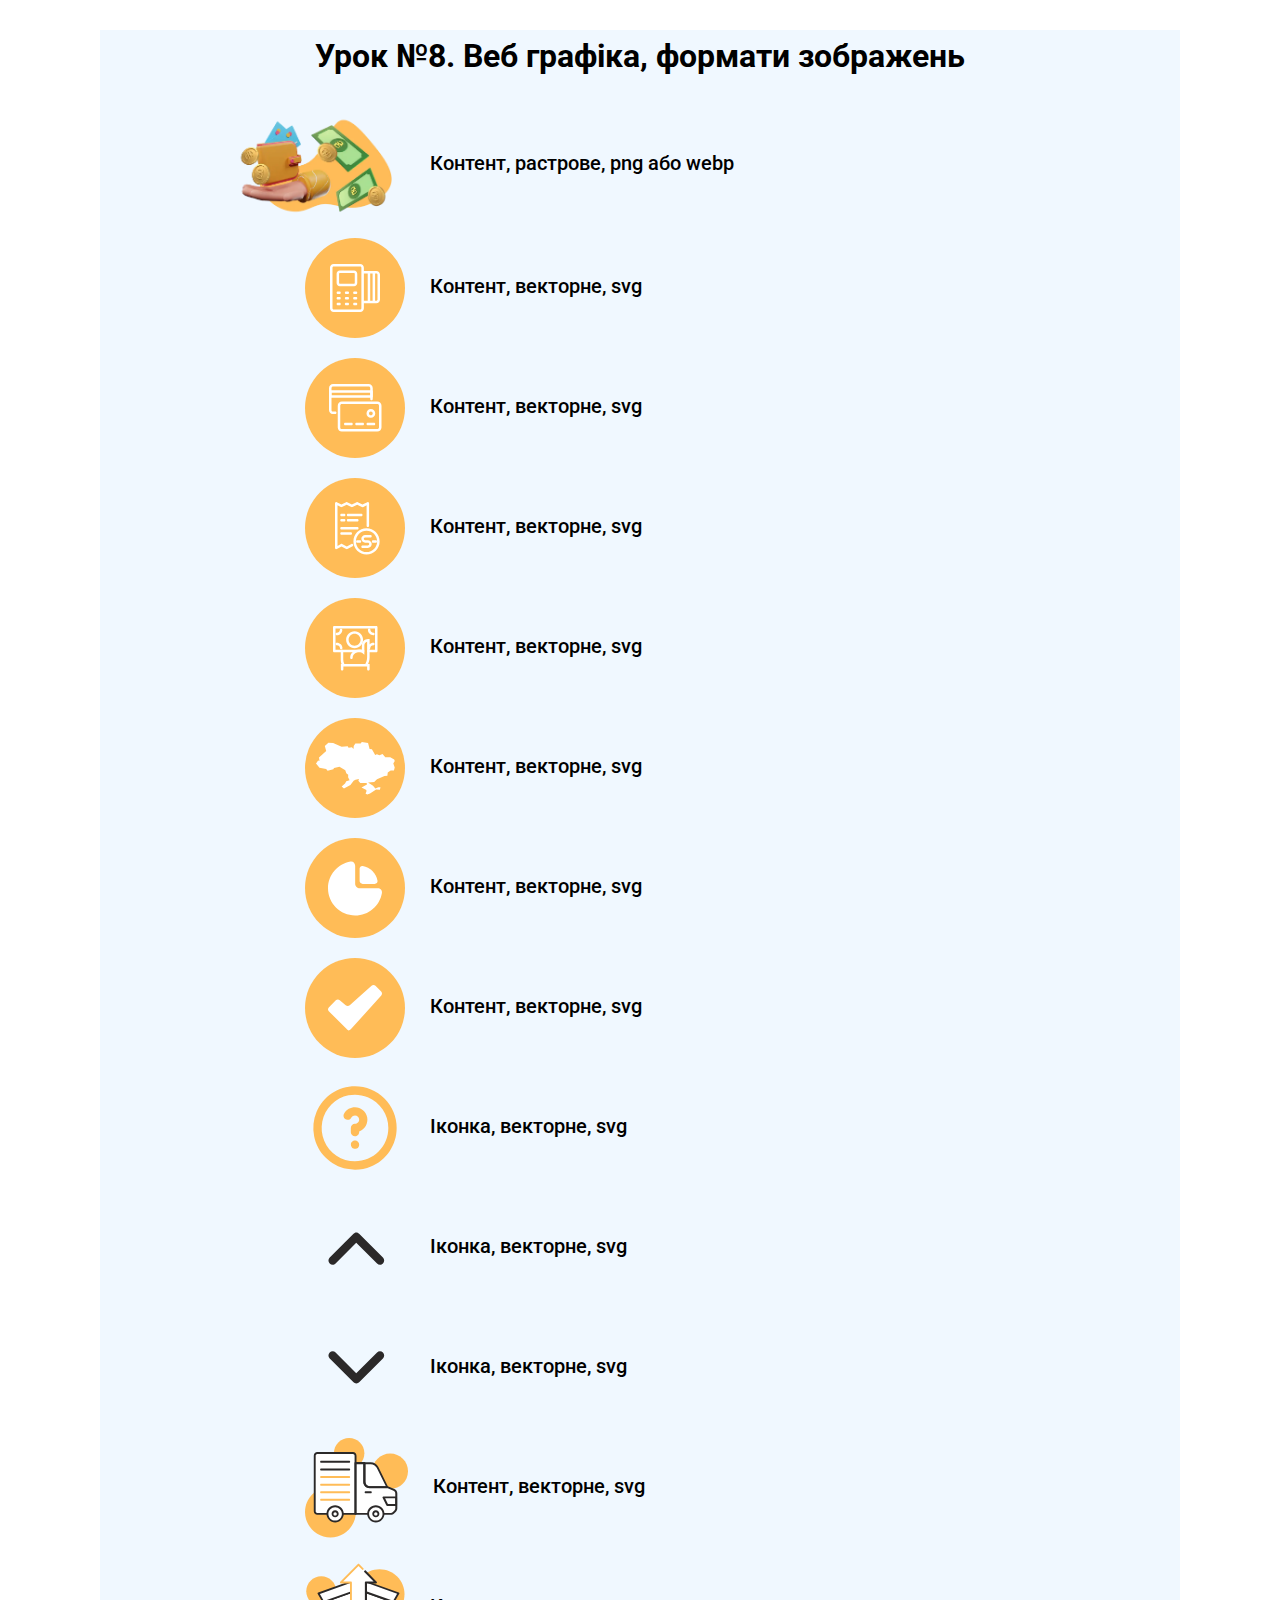
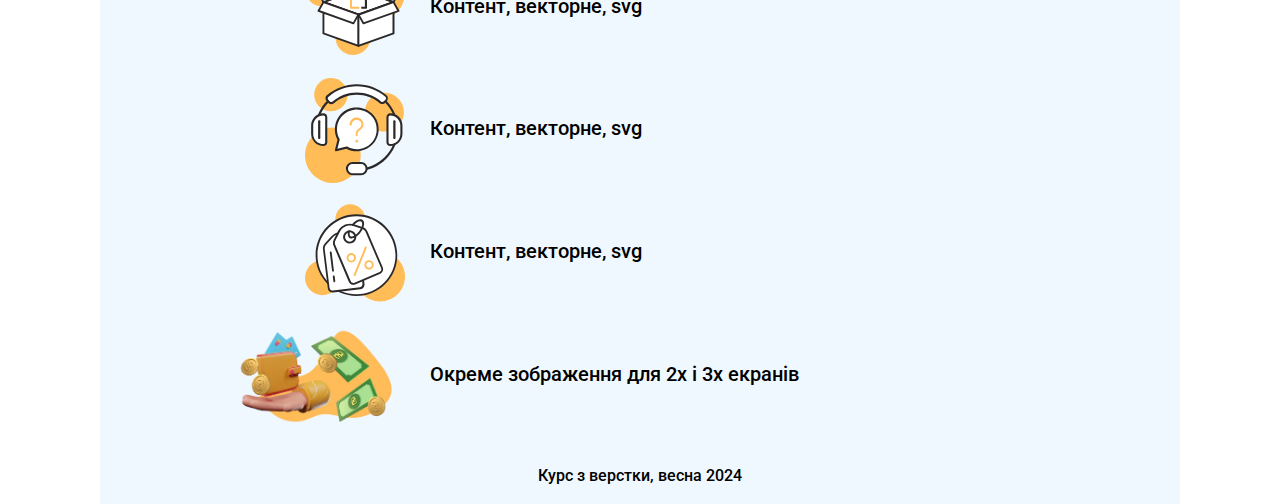
<file: lesson_8/index.html>
<!DOCTYPE html>
<html lang="uk">
	<head>
		<meta charset="UTF-8">
		<meta name="viewport" content="width=device-width, initial-scale=1.0">
		<link rel="stylesheet" href="css/style.css">
		<title>Lesson 8</title>
	</head>
	<body>
		<div class="container">
			<header>
				<h1>Урок №8. Веб графіка, формати зображень</h1>
			</header>
			<main>
				<ul>
					<li>
						<img class="content-img" src="img/payment_goods.webp" alt="контент">
						<span>Контент, растрове, png або webp</span>
					</li>
					<li>
						<img class="content-icon" src="img/icons/terminal_icon.svg" alt="іконка">
						<span>Контент, векторне, svg</span>
					</li>
					<li>
						<img class="content-icon" src="img/icons/card_icon.svg" alt="іконка">
						<span>Контент, векторне, svg</span>
					</li>
					<li>
						<img class="content-icon" src="img/icons/non_cash_icon.svg" alt="іконка">
						<span>Контент, векторне, svg</span>
					</li>
					<li>
						<img class="content-icon" src="img/icons/after_pay_icon.svg" alt="іконка">
						<span>Контент, векторне, svg</span>
					</li>
					<li>
						<img class="content-icon" src="img/icons/payment_in_ukraine_icon.svg"
							alt="іконка">
						<span>Контент, векторне, svg</span>
					</li>
					<li>
						<img class="content-icon" src="img/icons/credit_icon.svg" alt="іконка">
						<span>Контент, векторне, svg</span>
					</li>
					<li>
						<img class="content-icon" src="img/icons/before_payment_icon.svg"
							alt="іконка">
						<span>Контент, векторне, svg</span>
					</li>
					<li class="vector-icon">
						<!-- <img class="content-icon" src="img/icons/question_mark_icon.svg" alt> -->
						<!-- Ця іконка зроблена за допомогою ::before -->
						<span>Іконка, векторне, svg</span>
					</li>
					<li>
						<img class="content-icon" src="img/icons/arrow_up_icon.svg" alt="іконка">
						<span>Іконка, векторне, svg</span>
					</li>
					<li>
						<img class="content-icon" src="img/icons/arrow_down_icon.svg"
							alt="іконка">
						<span>Іконка, векторне, svg</span>
					</li>
					<li>
						<img class="content-icon" src="img/icons/delivery_icon.svg" alt="іконка">
						<span>Контент, векторне, svg</span>
					</li>
					<li>
						<img class="content-icon" src="img/icons/free_collection_icon.svg"
							alt="іконка">
						<span>Контент, векторне, svg</span>
					</li>
					<li>
						<img class="content-icon" src="img/icons/after_sales_service_icon.svg"
							alt="іконка">
						<span>Контент, векторне, svg</span>
					</li>
					<li>
						<img class="content-icon" src="img/icons/discount_icon.svg" alt="іконка">
						<span>Контент, векторне, svg</span>
					</li>
					<li>
						<picture class="content-img-2x-3x">
							<source
								srcset="img/payment_goods.webp, img/payment_goods_2x.webp 2x, img/payment_goods_3x.webp 3x">
							<img src="img/payment_goods.webp" alt="контент">
						</picture>
						<span>Окреме зображення для 2x і 3x екранів</span>
					</li>
				</ul>
			</main>
			<footer>
				<p>Курс з верстки, весна 2024</p>
			</footer>
		</div>
	</body>
</html>
</file>
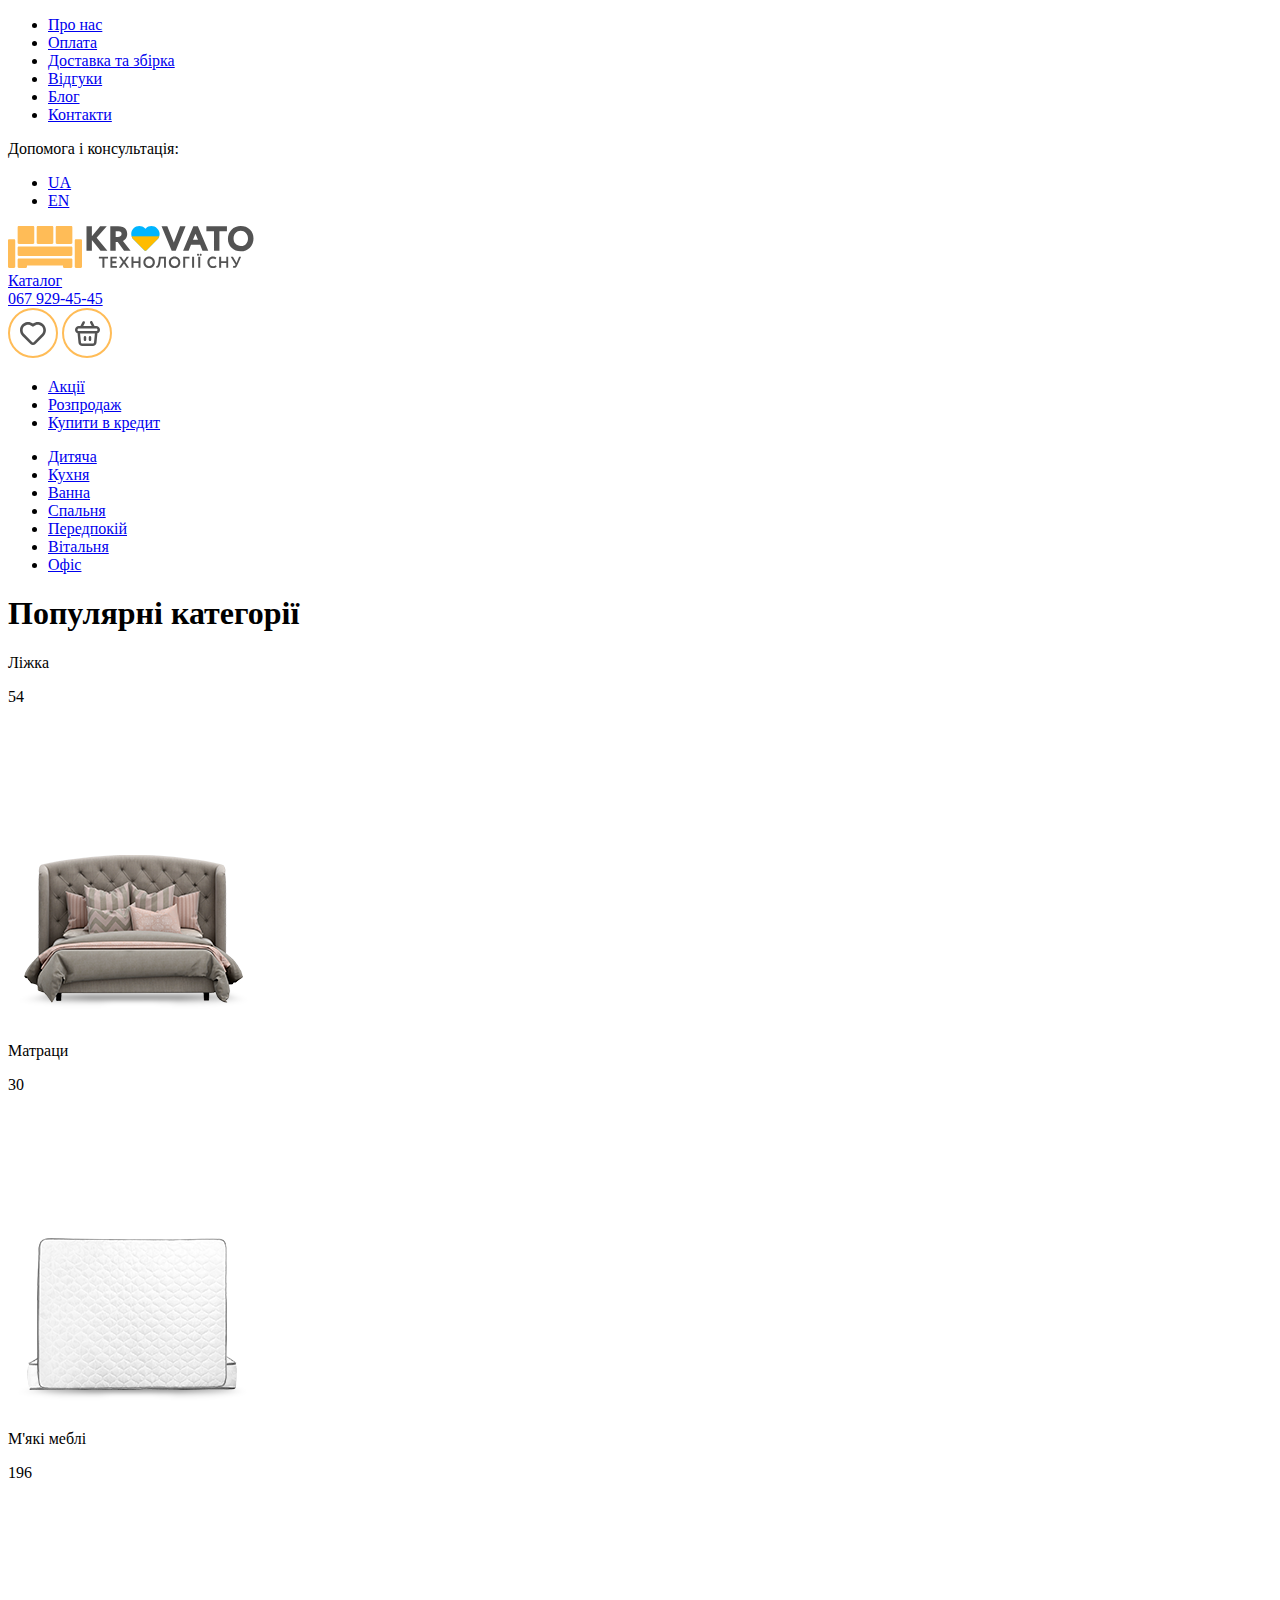
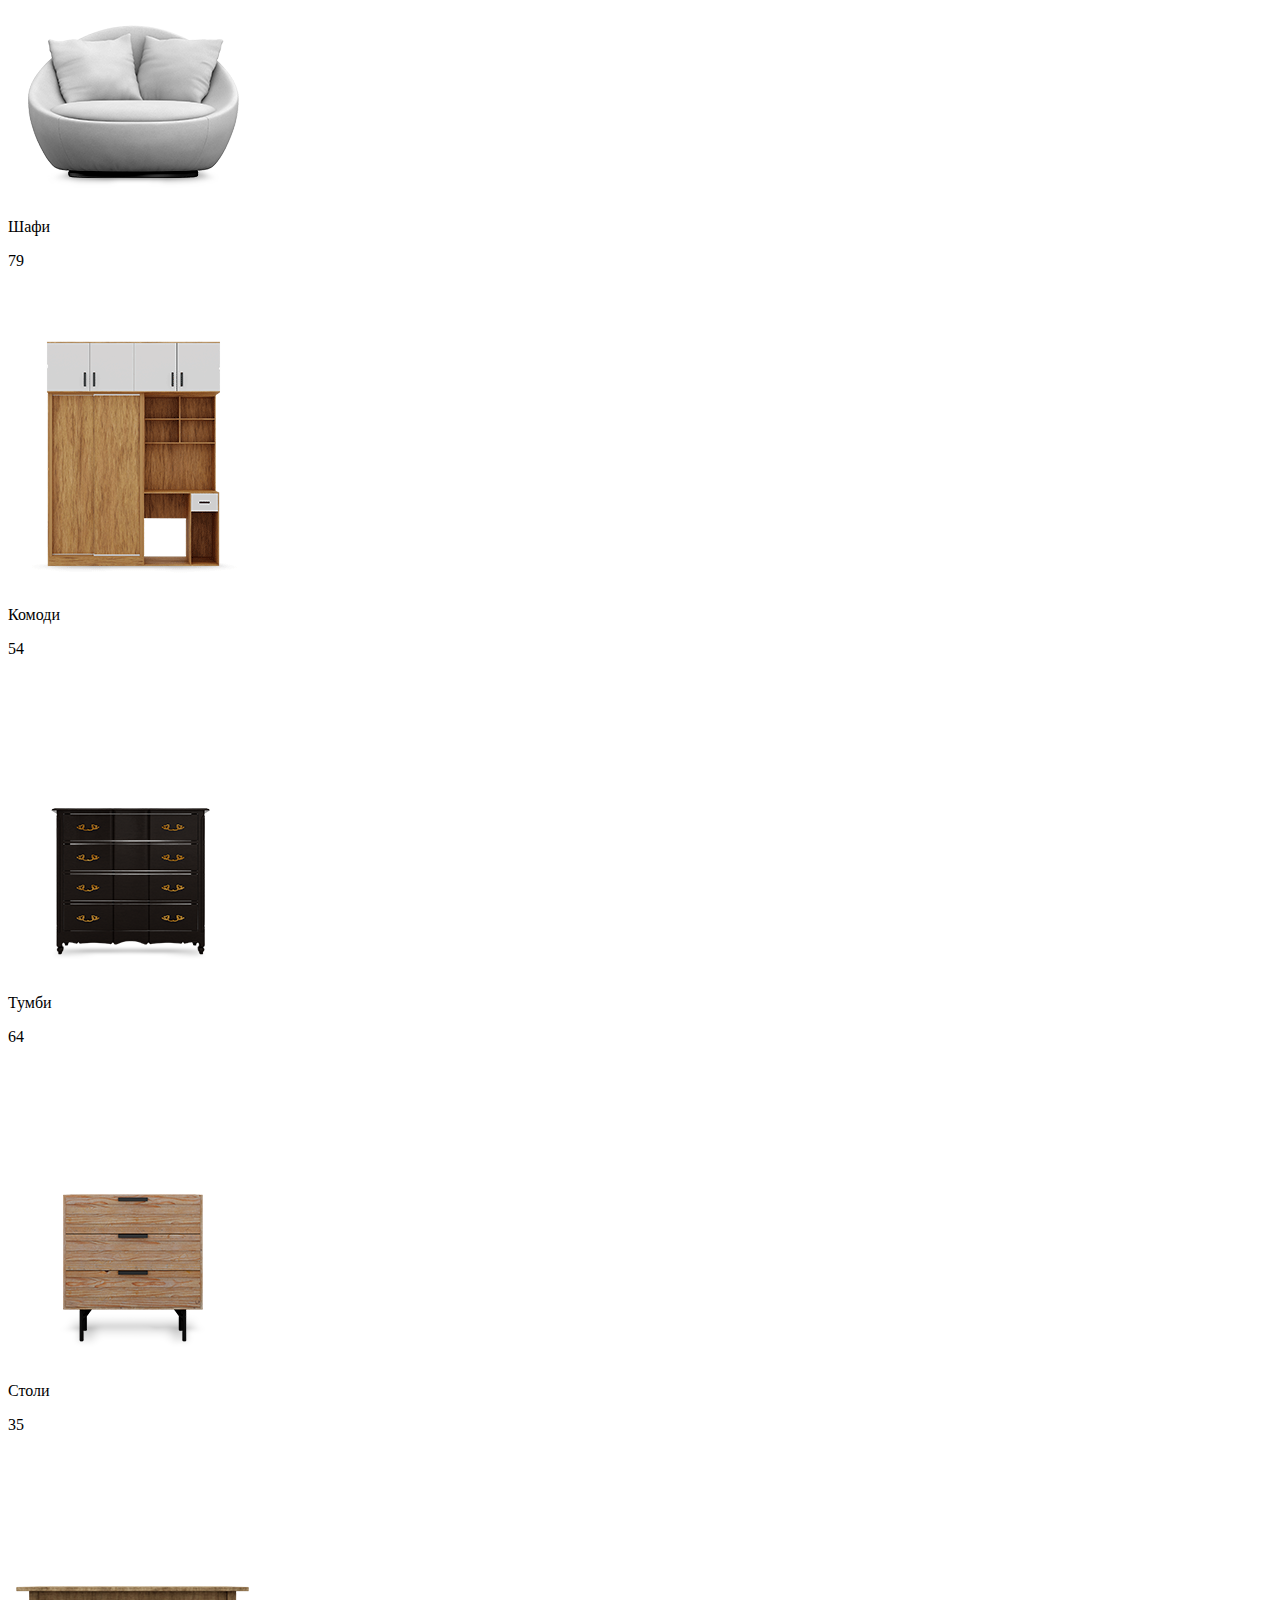
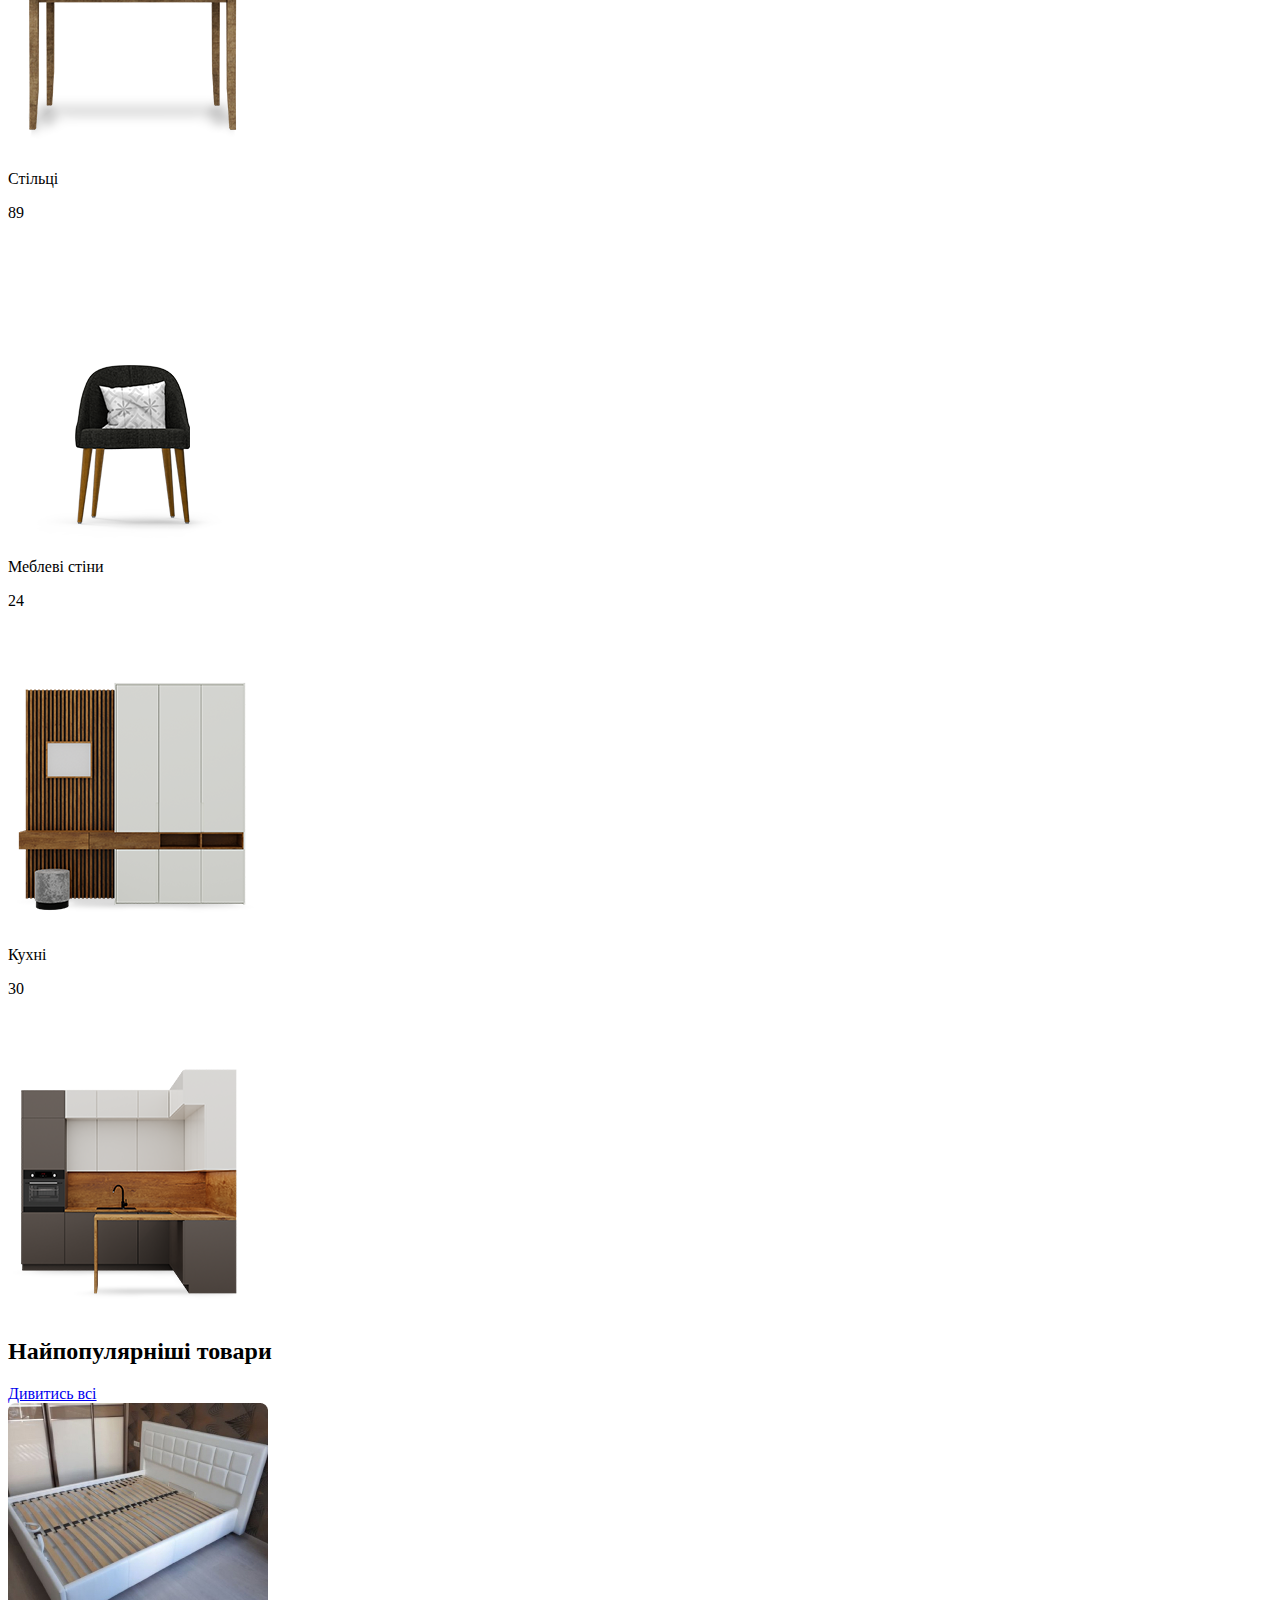
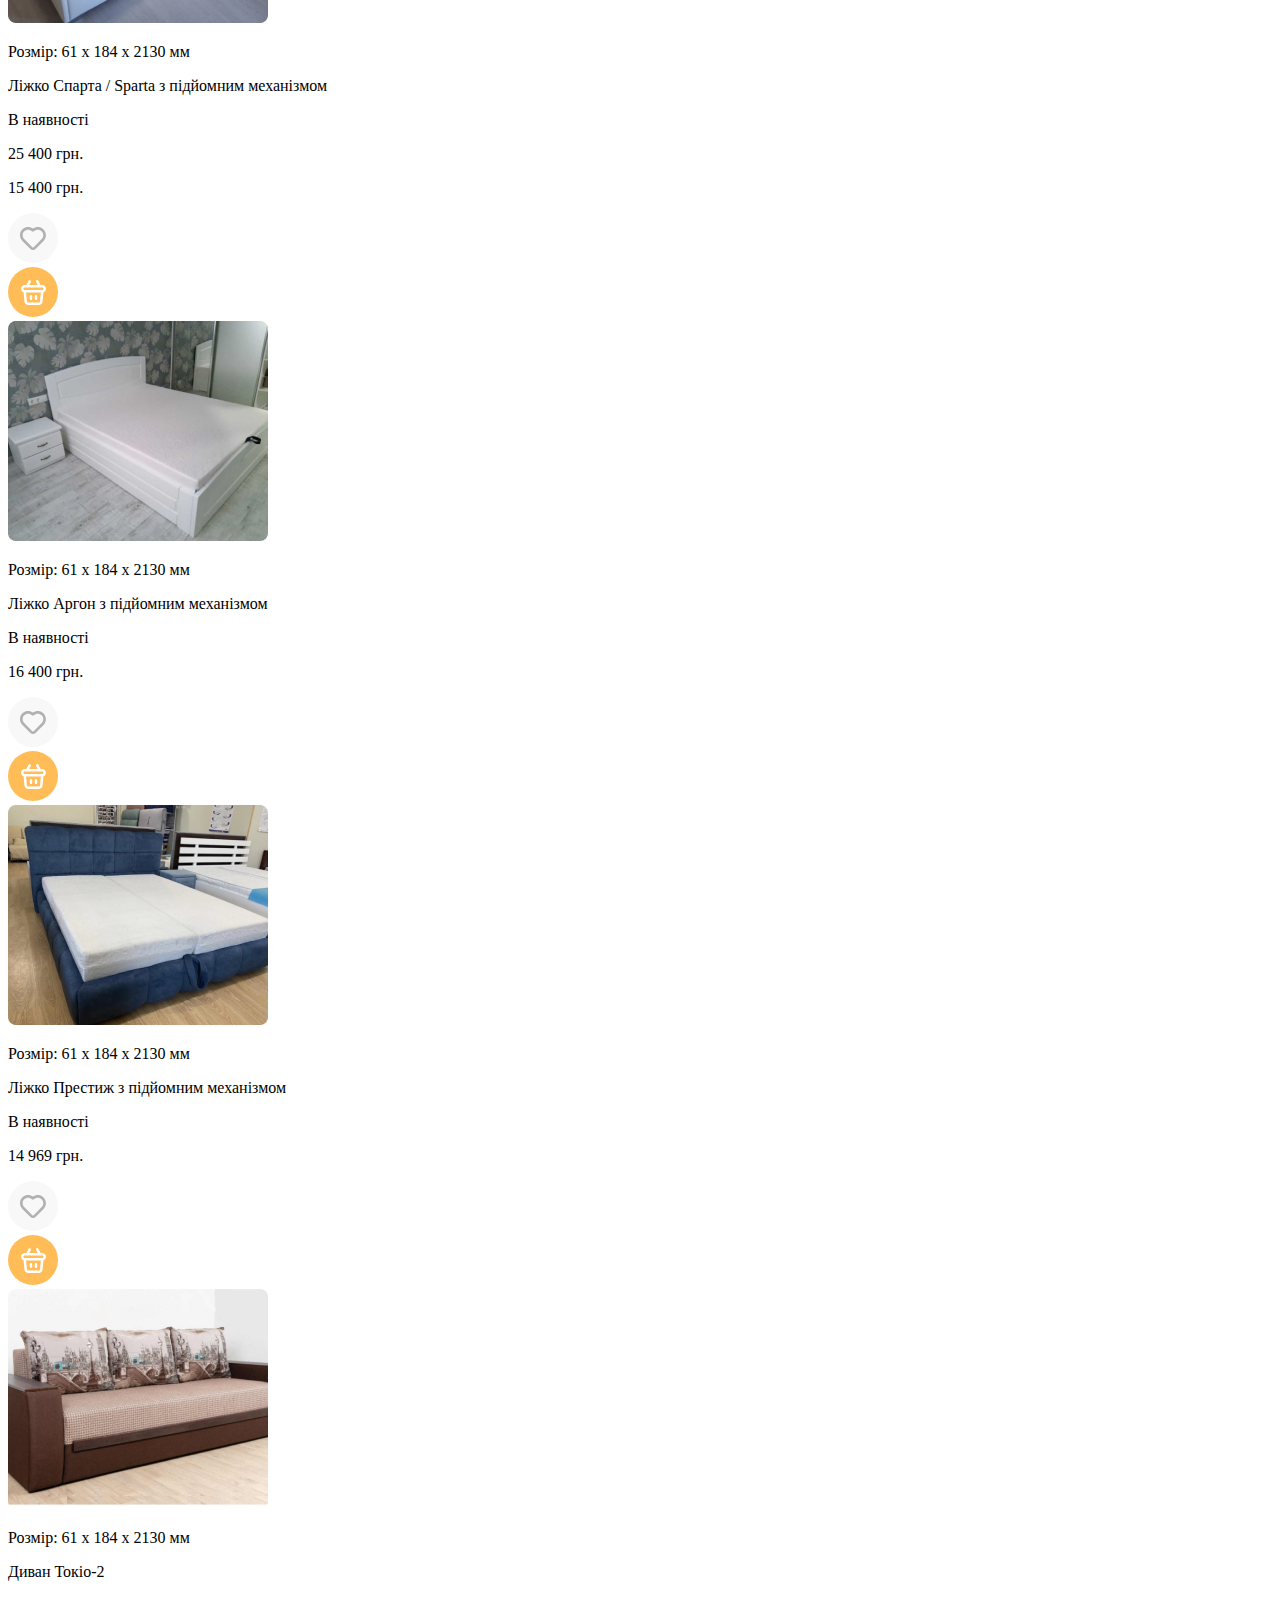
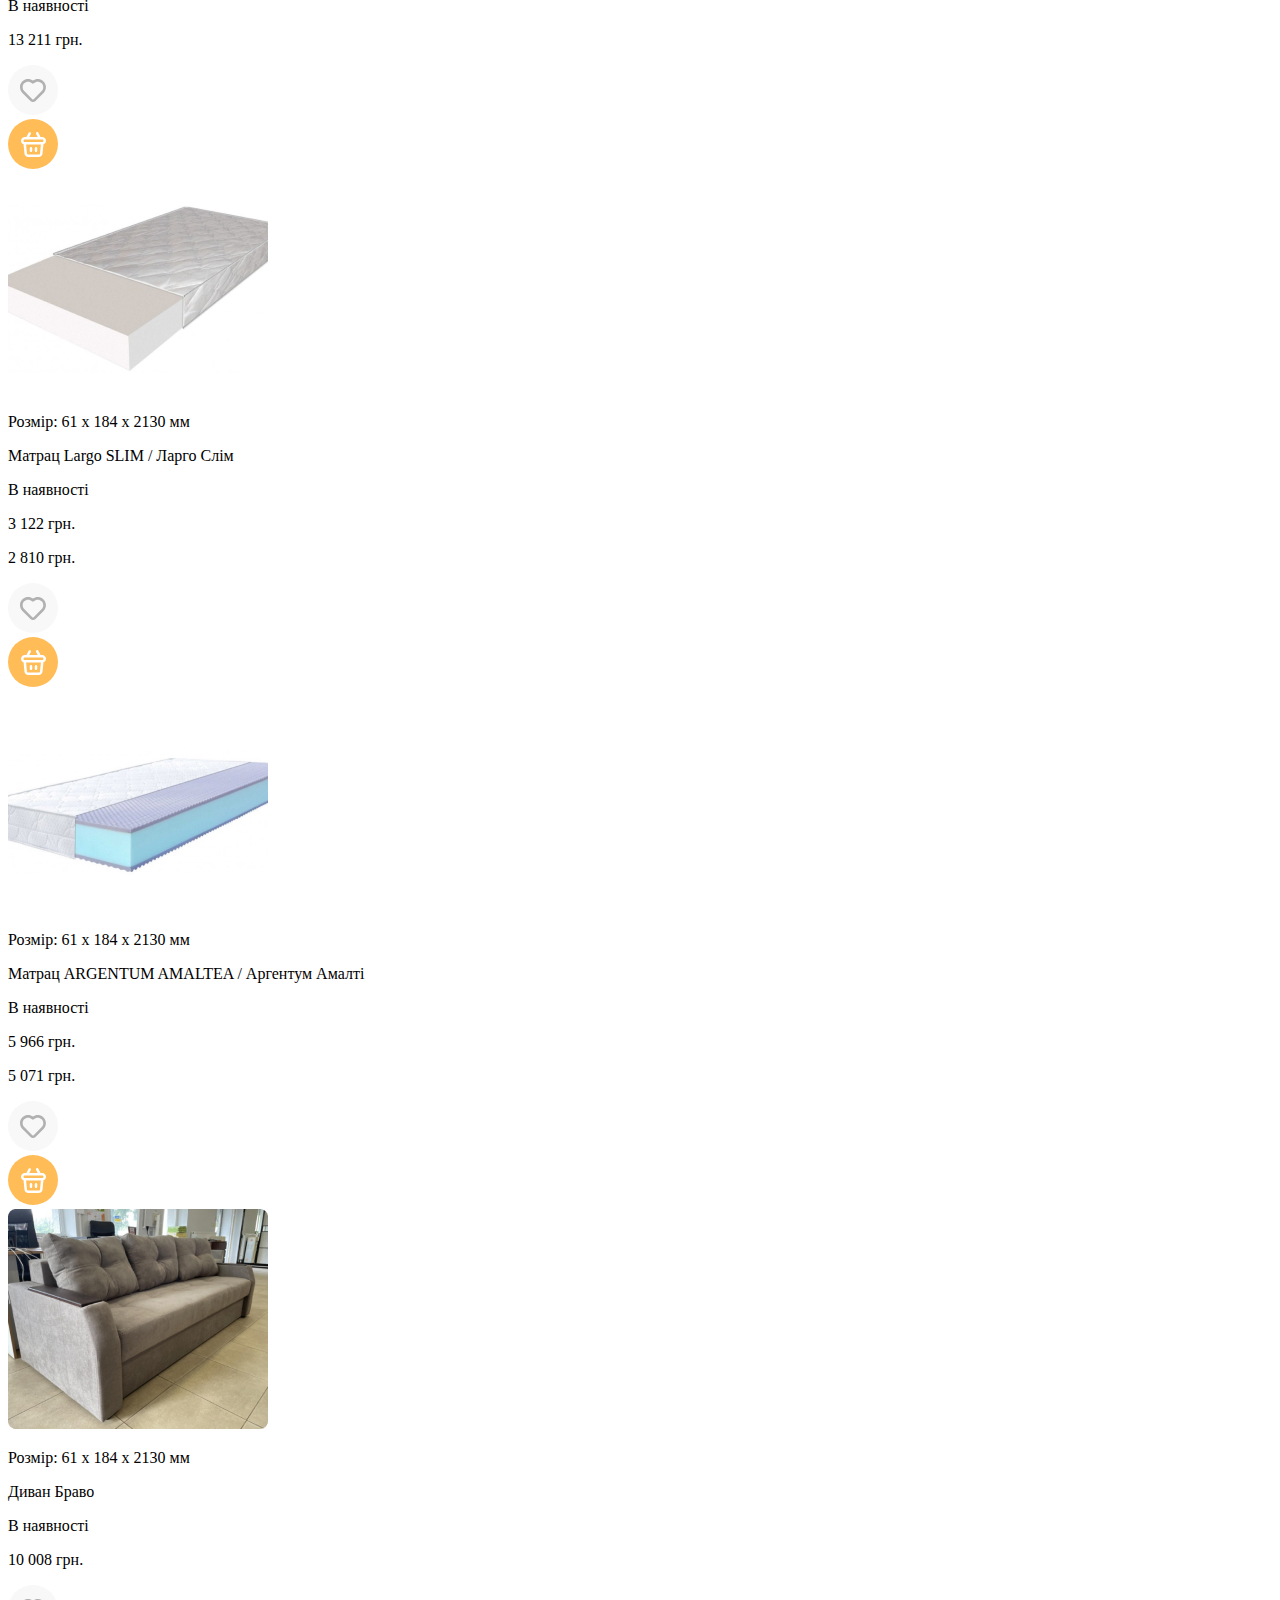
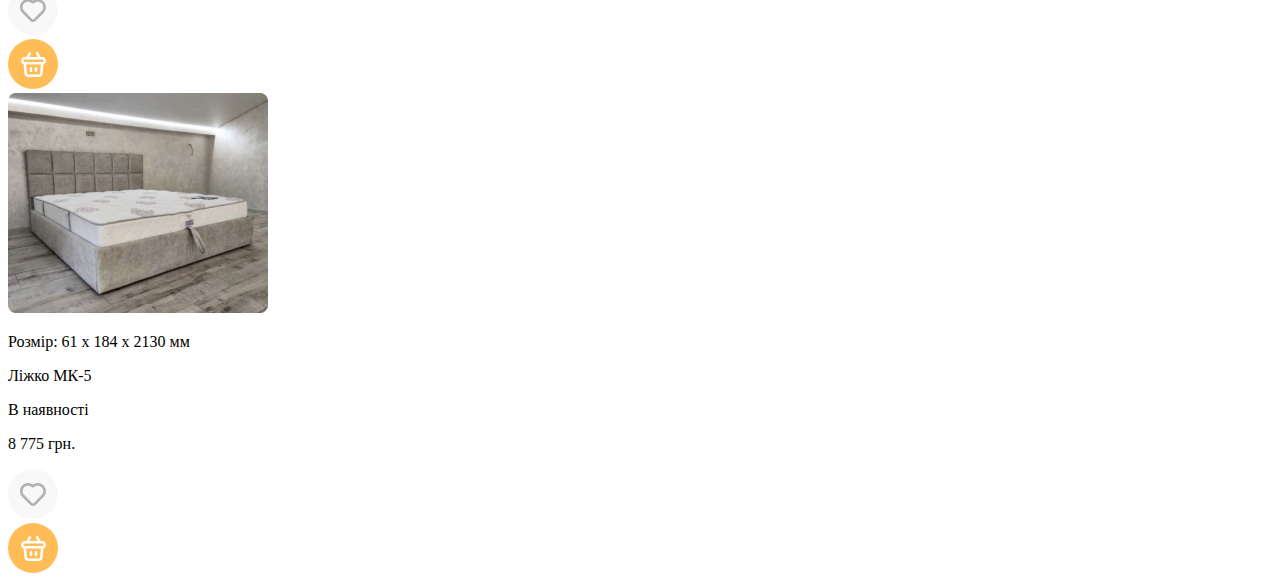
<file: lesson_9/index.html>
<!DOCTYPE html>
<html lang="uk">
	<head>
		<meta charset="UTF-8">
		<meta name="viewport" content="width=device-width, initial-scale=1.0">
		<link rel="stylesheet" href="css/style.css">
		<title>Lesson 9</title>
	</head>
	<body>

		<header class="header">
			<div class="top-header">
				<div class="top-header__nav nav-menu">
					<ul class="nav-menu__list">
						<li class="nav-menu__item"><a href="#">Про нас</a></li>
						<li class="nav-menu__item"><a href="#">Оплата</a></li>
						<li class="nav-menu__item"><a href="#">Доставка та збірка</a></li>
						<li class="nav-menu__item"><a href="#">Відгуки</a></li>
						<li class="nav-menu__item"><a href="#">Блог</a></li>
						<li class="nav-menu__item"><a href="#">Контакти</a></li>
					</ul>
				</div>
				<div class="top-header__support support">
					<p>Допомога і консультація:</p>
				</div>
				<div class="top-header__language-menu language-menu">
					<ul class="language-menu__list">
						<li class="language-menu__item">
							<a href="#">UA</a>
						</li>
						<li class="language-menu__item">
							<a href="#">EN</a>
						</li>
					</ul>
				</div>
			</div>

			<div class="middle-header">
				<div class="middle-header__logo logo">
					<a class="logo__img" href="#"><img src="img/logo_img.svg" alt="logo"></a>
					<a class="logo__text" href="#"><img src="img/logo_text.svg" alt="logo"></a>
				</div>
				<div class="middle-header__button button">
					<a class="button__middle-header" href="#">Каталог</a>
				</div>
				<div class="middle-header__search search-form">
					<form class="search-form__area" action="#"></form>
				</div>
				<div class="middle-header__phone phone">
					<a class="phone__number" href="tel:0679294545">067 929-45-45</a>
				</div>
				<div class="middle-header__icons icon">
					<a href="#" class="icon__favourite"><img src="img/favourite_icon.svg"
							alt="обране"></a>
					<a href="#" class="icon__basket"><img src="img/basket_icon.svg"
							alt="кошик"></a>
				</div>
			</div>

			<div class="bottom-header">
				<div class="bottom-header__action action-menu">
					<ul class="action-menu__list">
						<li class="action-menu__item"><a href="#">Акції</a></li>
						<li class="action-menu__item"><a href="#">Розпродаж</a></li>
						<li class="action-menu__item"><a href="#">Купити в кредит</a></li>
					</ul>
				</div>
				<div class="bottom-header__rooms rooms-menu">
					<ul class="rooms-menu__list">
						<li class="rooms-menu__item"><a href="#">Дитяча</a></li>
						<li class="rooms-menu__item"><a href="#">Кухня</a></li>
						<li class="rooms-menu__item"><a href="#">Ванна</a></li>
						<li class="rooms-menu__item"><a href="#">Спальня</a></li>
						<li class="rooms-menu__item"><a href="#">Передпокій</a></li>
						<li class="rooms-menu__item"><a href="#">Вітальня</a></li>
						<li class="rooms-menu__item"><a href="#">Офіс</a></li>
					</ul>
				</div>
			</div>
		</header>

		<main>
			<div class="block-category">
				<h1 class="block-category__title main-title">Популярні категорії</h1>
				<div class="block-category__items items-box">
					<div class="items-box__item">
						<p class="items-box__text">Ліжка</p>
						<p class="items-box__sum">54</p>
						<img class="items-box__img" src="img/01.png" alt="ліжко">
					</div>
					<div class="items-box__item">
						<p class="items-box__text">Матраци</p>
						<p class="items-box__sum">30</p>
						<img class="items-box__img" src="img/02.png" alt="матрац">
					</div>
					<div class="items-box__item">
						<p class="items-box__text">М'які меблі</p>
						<p class="items-box__sum">196</p>
						<img class="items-box__img" src="img/03.png" alt="мякі меблі">
					</div>
					<div class="items-box__item">
						<p class="items-box__text">Шафи</p>
						<p class="items-box__sum">79</p>
						<img class="items-box__img" src="img/04.png" alt="шафа">
					</div>
					<div class="items-box__item">
						<p class="items-box__text">Комоди</p>
						<p class="items-box__sum">54</p>
						<img class="items-box__img" src="img/05.png" alt="комод">
					</div>
					<div class="items-box__item">
						<p class="items-box__text">Тумби</p>
						<p class="items-box__sum">64</p>
						<img class="items-box__img" src="img/06.png" alt="тумба">
					</div>
					<div class="items-box__item">
						<p class="items-box__text">Столи</p>
						<p class="items-box__sum">35</p>
						<img class="items-box__img" src="img/07.png" alt="стіл">
					</div>
					<div class="items-box__item">
						<p class="items-box__text">Стільці</p>
						<p class="items-box__sum">89</p>
						<img class="items-box__img" src="img/08.png" alt="стілець">
					</div>
					<div class="items-box__item">
						<p class="items-box__text">Меблеві стіни</p>
						<p class="items-box__sum">24</p>
						<img class="items-box__img" src="img/09.png" alt="меблева стіна">
					</div>
					<div class="items-box__item">
						<p class="items-box__text">Кухні</p>
						<p class="items-box__sum">30</p>
						<img class="items-box__img" src="img/10.png" alt="кухня">
					</div>
				</div>
			</div>

			<div class="block-products">
				<div class="block-products__text">
					<h2 class="block-products__title sub-title">Найпопулярніші товари</h2>
					<a class="block-products__link" href="#">Дивитись всі</a>
				</div>
				<div class="block-products__body body-products">
					<div class="body-products__item product-card">
						<img class="product-card__img" src="img/bed_01.jpeg" alt="ліжко">
						<div class="product-card__text">
							<p>Розмір: 61 x 184 x 2130 мм</p>
							<p>Ліжко Спарта / Sparta з підйомним механізмом</p>
							<p>В наявності</p>
						</div>
						<div class="product-card__price">
							<p>25 400 грн.</p>
							<p>15 400 грн.</p>
						</div>
						<div class="product-card__favourite">
							<img src="img/favourite_card_icon.svg" alt="обране">
						</div>
						<div class="product-card__basket">
							<img src="img/basket_card_icon.svg" alt="кошик">
						</div>
					</div>
					<div class="body-products__item product-card">
						<img class="product-card__img" src="img/bed_02.jpeg" alt="ліжко">
						<div class="product-card__text">
							<p>Розмір: 61 x 184 x 2130 мм</p>
							<p>Ліжко Аргон з підйомним механізмом</p>
							<p>В наявності</p>
						</div>
						<div class="product-card__price">
							<p>16 400 грн.</p>
						</div>
						<div class="product-card__favourite">
							<img src="img/favourite_card_icon.svg" alt="обране">
						</div>
						<div class="product-card__basket">
							<img src="img/basket_card_icon.svg" alt="кошик">
						</div>
					</div>
					<div class="body-products__item product-card">
						<img class="product-card__img" src="img/bed_03.jpeg" alt="ліжко">
						<div class="product-card__text">
							<p>Розмір: 61 x 184 x 2130 мм</p>
							<p>Ліжко Престиж з підйомним механізмом</p>
							<p>В наявності</p>
						</div>
						<div class="product-card__price">
							<p>14 969 грн.</p>
						</div>
						<div class="product-card__favourite">
							<img src="img/favourite_card_icon.svg" alt="обране">
						</div>
						<div class="product-card__basket">
							<img src="img/basket_card_icon.svg" alt="кошик">
						</div>
					</div>
					<div class="body-products__item product-card">
						<img class="product-card__img" src="img/sofa_01.jpeg" alt="диван">
						<div class="product-card__text">
							<p>Розмір: 61 x 184 x 2130 мм</p>
							<p>Диван Токіо-2</p>
							<p>В наявності</p>
						</div>
						<div class="product-card__price">
							<p>13 211 грн.</p>
						</div>
						<div class="product-card__favourite">
							<img src="img/favourite_card_icon.svg" alt="обране">
						</div>
						<div class="product-card__basket">
							<img src="img/basket_card_icon.svg" alt="кошик">
						</div>
					</div>
					<div class="body-products__item product-card">
						<img class="product-card__img" src="img/mattress_01.jpeg" alt="матрац">
						<div class="product-card__text">
							<p>Розмір: 61 x 184 x 2130 мм</p>
							<p>Матрац Largo SLIM / Ларго Слім</p>
							<p>В наявності</p>
						</div>
						<div class="product-card__price">
							<p>3 122 грн.</p>
							<p>2 810 грн.</p>
						</div>
						<div class="product-card__favourite">
							<img src="img/favourite_card_icon.svg" alt="обране">
						</div>
						<div class="product-card__basket">
							<img src="img/basket_card_icon.svg" alt="кошик">
						</div>
					</div>
					<div class="body-products__item product-card">
						<img class="product-card__img" src="img/mattress_02.jpeg" alt="матрац">
						<div class="product-card__text">
							<p>Розмір: 61 x 184 x 2130 мм</p>
							<p>Матрац ARGENTUM AMALTEA / Аргентум Амалті</p>
							<p>В наявності</p>
						</div>
						<div class="product-card__price">
							<p>5 966 грн.</p>
							<p>5 071 грн.</p>
						</div>
						<div class="product-card__favourite">
							<img src="img/favourite_card_icon.svg" alt="обране">
						</div>
						<div class="product-card__basket">
							<img src="img/basket_card_icon.svg" alt="кошик">
						</div>
					</div>
					<div class="body-products__item product-card">
						<img class="product-card__img" src="img/sofa_02.jpeg" alt="диван">
						<div class="product-card__text">
							<p>Розмір: 61 x 184 x 2130 мм</p>
							<p>Диван Браво</p>
							<p>В наявності</p>
						</div>
						<div class="product-card__price">
							<p>10 008 грн.</p>
						</div>
						<div class="product-card__favourite">
							<img src="img/favourite_card_icon.svg" alt="обране">
						</div>
						<div class="product-card__basket">
							<img src="img/basket_card_icon.svg" alt="кошик">
						</div>
					</div>
					<div class="body-products__item product-card">
						<img class="product-card__img" src="img/bed_04.jpeg" alt="ліжко">
						<div class="product-card__text">
							<p>Розмір: 61 x 184 x 2130 мм</p>
							<p>Ліжко МК-5</p>
							<p>В наявності</p>
						</div>
						<div class="product-card__price">
							<p>8 775 грн.</p>
						</div>
						<div class="product-card__favourite">
							<img src="img/favourite_card_icon.svg" alt="обране">
						</div>
						<div class="product-card__basket">
							<img src="img/basket_card_icon.svg" alt="кошик">
						</div>
					</div>
				</div>
			</div>
		</main>

		<footer>
		</footer>

	</body>
</html>
</file>
<file: lesson_6/css/style.css>
@import url('https://fonts.googleapis.com/css?family=Quicksand:300,regular,500,600,700');
@import url("https://fonts.googleapis.com/css?family=Roboto:300,regular,500,700&display=swap");
@import url(fonts.css);

@import url(reset.css);

body {
	font-family: "Proxima Nova", sans-serif;
	font-size: 16px;
	color: #2b2929;
}

/* KROVATO BLOCK  */

.container {
	max-width: 1920px;
	background-color: #f8f8f8;
}

.choise-section {
	max-width: 1070px;
	margin: 0 auto;
	margin-bottom: 20px;
}

.choise-furniture {
	margin-bottom: 40px;
}

.choise-furniture h2 {
	font-size: 40px;
	font-weight: 600;
	text-align: left;
	line-height: 1.2;
	letter-spacing: 0;
	margin-bottom: 40px;
}

.choise-furniture-img {
	border-radius: 8px;
	margin-bottom: 40px;
}

p {
	font-weight: 400;
	text-align: left;
	line-height: 1.875;
	letter-spacing: 0;
}
.choise-furniture > p {
	margin-bottom: 20px;
}

.choise-sofas p {
	font-size: 20px;
	font-weight: 600;
	line-height: 1.40;
	margin-bottom: 30px;
}

ul {
	margin-bottom: 40px;
}

li {
	background: url("../img/chekmark.svg") no-repeat 0 7px;
	font-weight: 400;
	text-align: left;
	line-height: 1.875;
	letter-spacing: 0;
	padding-left: 47px;
	margin-bottom: 20px;
}

/* EduPlay */

.explore-block {
	font-family: 'Quicksand', sans-serif;
	color: #fff;
	max-width: 1440px;
	min-height: auto;
	margin: 0 auto;
	background: url('../img/kid_bg_img.png') no-repeat 850px 0 / 500px, no-repeat 850px 0, url('../img/aircraft_icon.svg') no-repeat 850px 250px, url('../img/books_icon.svg') no-repeat 900px 100px, url('../img/ellipse_bg_img.png') no-repeat 850px 50px, url('../img/explore_bg_img.jpg') no-repeat 0 0 / cover;
}

.explore-text {
	padding: 121px 760px 121px 80px;
}

.explore-text h3 {
	margin-bottom: 24px;
	font-size: 40px;
	font-weight: 700;
	text-align: left;
	line-height: 1.2;
	letter-spacing: 0;
}

.explore-text p {
	font-size: 20px;
	font-weight: 500;
	text-align: left;
	line-height: 1.6;
	margin-bottom: 24px;

}

.link {
	color: #0d1216;
	background: url('../img/button_icon.png') no-repeat 20px 15px / 15px, #fff;
	font-size: 16px;
	font-weight: 700;
	text-align: left;
	line-height: 1.5625;
	padding: 12px 20px 12px 40px;
	border-radius: 8px;
}

/* EcommerceMinimal */

.collections-container {
	font-family: 'Roboto', sans-serif;
	color: #000;
	max-width: 1920px;
	background: url('../img/branch_bg_img.png') no-repeat 0 75%, url('../img/leaves_bg_img.png') no-repeat 100% 40%, rgba(31, 41, 51, 0.05);
}

.collections-block {
	max-width: 1226px;
	min-height: auto;
	margin: 81px auto 60px;
	font-size: 0;
}

.collections-text {
	display: inline-block;
	vertical-align: middle;
	padding-right: 98px;
}

.collections-text h2 {
	font-size: 74px;
	font-weight: 300;
	text-align: left;
	letter-spacing: 0;
	margin-bottom: 52px;
}

.collections-text p {
	font-size: 30px;
	font-weight: 400;
	text-align: left;
	text-transform: capitalize;
	line-height: 1.83333333;
	margin-bottom: 66px;
}

.collections-img {
	display: inline-block;
	max-width: 424px;
	width: 100%;
	height: 542px;
	vertical-align: middle;
	border: 2px solid rgba(0, 0, 0, 0.25);
	border-radius: 160px 0;
}

.collections-img img {
	max-width: 424px;
	height: 542px;
	width: 100%;
	border-radius: 160px 0;
	padding-bottom: 20px;
	margin-left: -18px;
}

.shop-link {
	font-size: 29px;
	font-weight: 400;
	text-align: left;
	text-transform: capitalize;
	color: #fff;
	background: url('../img/shop_icon.svg') no-repeat 26px 15px, #1e2832;
	padding: 19px 26px 19px 64px;
}
</file>
<file: lesson_7/css/style.css>
@import url("https://fonts.googleapis.com/css?family=Orbitron:500&display=swap");
@import url("https://fonts.googleapis.com/css?family=Exo:regular,700&display=swap");
@import url(fonts.css);

@import url(reset.css);

body {
	font-family: "Proxima Nova", sans-serif;
	font-size: 16px;
	color: #2b2929;
}

/* GAME */

.container-block {
	max-width: 1080px;
	min-height: 1000px;
	font-size: 0;
	margin: 0 auto 50px;

}

.block {
	display: inline-block;
	width: 50px;
	height: 80px;
	margin-left: 20px;
	margin-top: 20px;
	background-color: aqua;
}

.block-1 {
	visibility: hidden;
	width: 800px;
	height: 40px;
	margin-top: 40px;
	background-color: aqua;
}

.block-2 {
	display: inline-block;
	visibility: hidden;
	width: 50px;
	height: 80px;
	margin-left: 750px;
	background-color: aqua;
}

.block-2__1 {
	display: inline-block;
	visibility: hidden;
	width: 50px;
	height: 200px;
	background-color: aqua;
}

.block-2__1-1 {
	display: inline-block;
	visibility: hidden;
	width: 50px;
	height: 100px;
	margin-top: 100px;
	background-color: aqua;
}

.block-2__1-1-1 {
	display: block;
	visibility: hidden;
	width: 800px;
	height: 40px;
	margin-left: -750px;
	margin-top: 60px;
	background-color: aqua;
}

.block-2__1-1-2 {
	display: block;
	width: 15px;
	height: 20px;
	margin-left: -750px;
	visibility: hidden;
	background-color: aqua;
}

.block-2__1-1-2-1 {
	display: inline-block;
	visibility: hidden;
	width: 15px;
	height: 200px;
	background-color: aqua;
}

.block-2__1-1-2-2 {
	display: block;
	visibility: hidden;
	width: 15px;
	height: 20px;
	margin-bottom: 30px;
	background-color: red;
}

.block-2__1-1-2-2-1 {
	text-align: center;
	visibility: hidden;
	height: 500px;
	width: 1080px;
}

.block:hover .block-1 {
	visibility: visible;
}

.block:hover .block-2 {
	visibility: visible;
}

.block-2:hover .block-2__1 {
	visibility: visible;
}

.block-2__1:hover .block-2__1-1 {
	visibility: visible;
}

.block-2__1-1:hover .block-2__1-1-1 {
	visibility: visible;
}

.block-2__1-1:hover .block-2__1-1-2 {
	visibility: visible;
}

.block-2__1-1-2:hover .block-2__1-1-2-1 {
	visibility: visible;
}

.block-2__1-1-2:hover .block-2__1-1-2-2 {
	visibility: visible;
}

.block-2__1-1-2-2:hover .block-2__1-1-2-2-1 {
	visibility: visible;
	background: url('../img/freelancer.jpg') 0 0 / cover no-repeat fixed, red;
}


/* KROVATO BLOCK  */

.container {
	max-width: 1920px;
	background-color: #f8f8f8;
}

.choise-section {
	max-width: 1070px;
	margin: 0 auto;
	margin-bottom: 20px;
}

.choise-furniture {
	margin-bottom: 40px;
}

.choise-furniture h2 {
	font-size: 40px;
	font-weight: 600;
	text-align: left;
	line-height: 1.2;
	letter-spacing: 0;
	margin-bottom: 40px;
}

.choise-furniture-img {
	border-radius: 8px;
	margin-bottom: 40px;
}

p {
	font-weight: 400;
	text-align: left;
	line-height: 1.875;
	letter-spacing: 0;
}
.choise-furniture > p {
	margin-bottom: 20px;
}

.choise-sofas > p {
	font-size: 20px;
	font-weight: 600;
	line-height: 1.40;
	margin-bottom: 30px;
}

.choise-sofas-items {
	margin-bottom: 40px;
}

.choise-sofas-item p{
	display: inline-block;
	vertical-align: top;
	max-width: 90%;
	min-height: 32px;
	font-weight: 400;
	text-align: left;
	line-height: 1.875;
	letter-spacing: 0;
}

.choise-sofas-item:not(:last-child) {
	margin-bottom: 20px;
}

.choise-sofas-item::before {
	content: "";
	background: url('../img/chekmark.svg') no-repeat 0 0/ 100%;
	width: 32px;
	height: 32px;
	display: inline-block;
	margin-right: 15px;
	margin-top: 5px;
}


/* Portfolio */

.about-container {
	font-family: "Exo", sans-serif;
	background: linear-gradient(180deg, rgba(0,0,0,0.8968181022408963) 0%, rgba(0,0,0,0.8968181022408963) 100%), url('../img/about_img.jpg') no-repeat 0 0 / cover;
	color: #fff;
	min-height: 555px; /* задав, щоб останньому блоку можна було задати margin-botoom */
}

.about-text {
	max-width: 992px;
	margin: 0 auto;
	vertical-align: middle;
	padding-top: 120px;
	margin-bottom: 60px;
}

.about-text p{
	font-size: 18px;
	font-weight: 400;
	line-height: 2.2; /* 40/18 */
	letter-spacing: -1px;
	text-align: center;
}
.about-title {	
	font-size: 60px;
	font-weight: 700;
	line-height: 1.16; /* 70/60 */
	text-align: center;
	letter-spacing: 0;
	text-transform: uppercase;
	margin-bottom: 20px;
}

.about-title::after {
	content: "";
	max-width: 401px;
	margin: 0 auto;
	display: block;
	height: 1px;
	background: linear-gradient(90deg, rgba(255,0,0,1) 0%, rgba(66,255,0,1) 48%, rgba(36,0,255,1) 100%);
}

.about-items {
	max-width: 1150px;
	margin: 0 auto 120px;

}

.about-item {
	font-family: 'Orbitron', sans-serif;
	font-size: 20px;
	font-weight: 500;
	text-align: left;
	line-height: 1.25; /* 25/20 */
	letter-spacing: 0;
	display: inline-block;
}

.about-item:not(:last-child) {
	margin-right: 60px;
}

.about-item::after {
	content: "";
	width: 10px;
	height: 10px;
	background: url('../img/about_icon.svg') no-repeat 0 0;
	margin-left: 60px;
}

footer {
	font-family: "Exo", sans-serif;
	background-color: #000000;
	color: #fff;
}

.footer {
	max-width: 959px;
	min-height: 275px;
	margin: 0 auto;
}

.contacts {
	padding-top: 255px;
}

.contacts-item {
	font-size: 20px;
	font-weight: 400;
	text-align: left;
	line-height: 1;
	letter-spacing: -1px;
	display: inline-block;
}

.contacts-item:not(:last-child) {
	margin-right: 80px;
}

.contacts-item:first-child::before {
	content: "";
	width: 20px;
	height: 20px;
	margin-right: 20px;
	margin-top: 20px;
	background: url('../img/call_icon.svg') no-repeat 0 0/ 100%;
}

.location::before {
	content: "";
	width: 20px;
	height: 20px;
	margin-right: 20px;
	background: url('../img/location_icon.svg') no-repeat 0 0;
}

.contacts-item:nth-child(3):before {
	content: "";
	width: 20px;
	height: 15px;
	display: inline-block;
	margin-right: 20px;
	background: url('../img/email_icon.svg') no-repeat 0 0;
}
</file>
<file: lesson_9/css/style.css>

</file>
<file: lesson_10/css/style.css>
@import url('reset.css');

@import url('fonts.css');

body {
	font-family: 'Proxima Nova', serif;
	color: #fff;
}
.wrapper {
	overflow: clip;
	min-height: 100%;
}

.header {
	padding: 25px 0;
}

.header__container {
	max-width: 1290px;
	margin: 0 auto;
	position: relative;
}

.header__logo {
	display: inline-block;
	margin-right: 34px;
	vertical-align: top;
}

.header__menu {
	display: none;
	position: relative;
	z-index: 2;
	background-color: #fff;
	border-radius: 8px 0 0 8px;
}

.header__menu:target {
	position: absolute;
	display: block;
	top: 85px;
	left: 5px;
	min-width: 300px;
	padding: 8px 0;
}

.header__button {
	display: inline-block;
}

.catalog-button__link {
	display: inline-block;
	font-size: 19px;
	font-weight: 600;
	line-height: 1.26; /* 24/19 */
	background-color: #FFBC57;
	border-radius: 8px;
	padding: 11px 20px;
}

.catalog-button__link span {
	vertical-align: middle;
}

.catalog-button__link:hover {
	background-color: #e8b86f;
}

.catalog-button__link::before {
	content: "";
	vertical-align: middle;
	background: url('../img/katalog_icon.svg') no-repeat 0 0 / 100%;
	width: 24px;
	height: 24px;
	margin-right: 10px;
}

.menu__item {
	color: #2B2929;
	font-size: 20px;
	font-weight: 600;
	line-height: 1.4;
}

.menu__link {
	position: relative;
	display: inline-block;
	width: 100%;
	padding: 16px 54px 16px 85px;
}

.menu__item:hover {
	background-color: #FFBC57;
}

.menu__item:nth-child(1) .menu__link::before {
	content: "";
	position: absolute;
	background: url('../img/01_icon.svg') no-repeat 0 0 / 100%;
	width: 40px;
	height: 30px;
	top: 15px;
	left: 30px;
}

.menu__item:nth-child(2) .menu__link::before{
	content: "";
	position: absolute;
	background: url('../img/02_icon.svg') no-repeat 0 0 / 100%;
	width: 29px;
	height: 40px;
	top: 10px;
	left: 35px;
}

.menu__item:nth-child(3) .menu__link::before {
	content: "";
	position: absolute;
	background: url('../img/03_icon.svg') no-repeat 0 0 / 100%;
	width: 40px;
	height: 30px;
	top: 15px;
	left: 30px;
}

.menu__item:nth-child(4) .menu__link::before {
	content: "";
	position: absolute;
	background: url('../img/04_icon.svg') no-repeat 0 0 / 100%;
	width: 25px;
	height: 40px;
	top: 10px;
	left: 35px;
}

.menu__item:nth-child(5) .menu__link::before {
	content: "";
	position: absolute;
	background: url('../img/05_icon.svg') no-repeat 0 0 / 100%;
	width: 40px;
	height: 40px;
	top: 10px;
	left: 30px;
}

.menu__item:nth-child(6) .menu__link::before {
	content: "";
	position: absolute;
	background: url('../img/06_icon.svg') no-repeat 0 0 / 100%;
	width: 34px;
	height: 32px;
	top: 14px;
	left: 33px;
}

.menu__item:nth-child(7) .menu__link::before {
	content: "";
	position: absolute;
	background: url('../img/07_icon.svg') no-repeat 0 0 / 100%;
	width: 40px;
	height: 35px;
	top: 12px;
	left: 30px;
}

.menu__item:nth-child(8) .menu__link::before {
	content: "";
	position: absolute;
	background: url('../img/08_icon.svg') no-repeat 0 0 / 100%;
	width: 30px;
	height: 40px;
	top: 10px;
	left: 35px;
}

.menu__item:nth-child(9) .menu__link::before {
	content: "";
	position: absolute;
	background: url('../img/09_icon.svg') no-repeat 0 0 / 100%;
	width: 37px;
	height: 40px;
	top: 10px;
	left: 30px;
}

.menu__item:nth-child(10) .menu__link::before {
	content: "";
	position: absolute;
	background: url('../img/10_icon.svg') no-repeat 0 0 / 100%;
	width: 40px;
	height: 40px;
	top: 10px;
	left: 30px;
}

.menu__item .menu__link::after {
	content: "";
	position: absolute;
	background: url('../img/arrow_menu_icon.svg') no-repeat 0 0 / 100%;
	width: 24px;
	height: 24px;
	top: 18px;
	right: 18px;
}


.menu__item:hover .menu__link::after {
	background: url('../img/arrow_black_menu_icon.svg') no-repeat 0 0 / 100%;
	width: 24px;
	height: 24px;
	position: absolute;
	top: 18px;
	right: 18px;
}

.menu__list:hover::after {
	content: "";
	background: url('../img/line_menu.svg') no-repeat 0 0 / 100%;
	width: 5px;
	min-height: 600px;
	position: absolute;
	top: 8px;
	left: 100%;
}

.sub-menu {
	position: absolute;
	font-size: 0;
	background-color: #fff;
	width: 300px;
	padding: 20px 20px 20px 35px;
	top: 0;
	left: 100%;
	visibility: hidden;
	min-width: 330px;
	height: 100%;
	opacity: 0;
	border-radius: 0 8px 8px 0;
	z-index: 2;
}

.sub-menu__item {
	color: #2B2929;
	font-size: 19px;
	font-weight: 400;
	line-height: 2.1;
	padding: 5px;
}

.menu__item:nth-child(2):hover .sub-menu {
	visibility: visible;
	opacity: 1;
	height: 100%;
}

.sub-menu__link:hover {
	text-decoration: underline;
}


.block-popular {
	max-width: 1290px;
	background-color: #F8F8F8;
	padding: 40px 0 24px 5px; 
}

.product-card {
	background-color: #fff;
	max-width: 250px;
	border-radius: 8px;
	position: relative;
}

.product-card__title {
	position: absolute;
	top: 20px;
	left: 20px;
	font-size: 20px;
	font-weight: 600;
	line-height: 1.4; /* 28/20 */
	color: #2b2929;
}

.product-card__count {
	position: absolute;
	top: 20px;
	right: 20px;
	font-size: 20px;
	font-weight: 600;
	line-height: 1.4; /* 28/20 */
	color: #b1b1b1;
}

.product-card__link img {
	width: 100%;
}

.product-card__img a::after{
	content: "";
	position: absolute;
	background: url('../img/product_card_arrow.svg') no-repeat 0 0 / 100%;
	width: 50px;
	height: 50px;
	right: 20px;
	bottom: 20px;
}
</file>
<file: lesson_11/css/style.css>
@import url('reset.css');

@import url("https://fonts.googleapis.com/css?family=Roboto:regular,500,700&display=swap");

body {
	font-family: 'Roboto', sans-serif;
	font-size: 16px;
}

.wrapper {
	overflow: clip;
	min-height: 100%;
}

h1 {
	font-size: 32px;
	font-weight: 700;
	text-transform: uppercase;
	color: rgb(135, 129, 129);
	text-align: center;
	padding: 10px 0;
	margin-bottom: 20px;
}

h2 {
	font-size: 28px;
	font-weight: 500;
	text-transform: uppercase;
	color: rgb(135, 129, 129);
	text-align: center;
	padding: 10px 0;
	margin-bottom: 20px;
}

.block-2d {
	max-width: 1300px;
	margin: 0 auto;
	padding: 40px;
	margin-bottom: 20px;
	background-color: whitesmoke;
	font-size: 0;
}

.block-3d {
	max-width: 1300px;
	margin: 0 auto 20px;
	padding: 40px;
	background-color: whitesmoke;
	font-size: 0;
}

p {
	font-size: 18px;
	font-weight: 500;
	color: rgb(49, 46, 46);
	text-align: center;
	padding: 10px;
}

.block-2d__wrapper {
	display: inline-block;
	position: relative;
	width: 200px;
	height: 200px;
	margin-right: 50px;
	margin-bottom: 50px;
	background-color: deepskyblue;
}

.block-3d__wrapper {
	display: inline-block;
	position: relative;
	perspective: 400px;
	width: 200px;
	height: 200px;
	margin-right: 100px;
	margin-bottom: 50px;
	background-color: deepskyblue;
}

.block-2d__wrapper:nth-child(5), .block-2d__wrapper:nth-child(10){
	margin-right: 0;
}

.block-2d__translate-one {
	display: inline-block;
	position: absolute;
	display: inline-block;
	width: 100%;
	height: 100%;
	background-color: cornflowerblue;
	transform: translate(20px, 20px);
}

.block-2d__translate-two {
	display: inline-block;
	position: absolute;
	display: inline-block;
	width: 100%;
	height: 100%;
	background-color: cornflowerblue;
	transform: translate(10%, -10%);
}

.block-2d__scale-one {
	display: inline-block;
	position: absolute;
	display: inline-block;
	width: 100%;
	height: 100%;
	background-color: cornflowerblue;
	transform: scale(0.5);
}

.block-2d__scale-two {
	display: inline-block;
	position: absolute;
	display: inline-block;
	width: 100%;
	height: 100%;
	background-color: cornflowerblue;
	transform: scale(1.1);
}

.block-2d__scale-three {
	display: inline-block;
	position: absolute;
	display: inline-block;
	width: 100%;
	height: 100%;
	background-color: cornflowerblue;
	transform: scale(-1, 1);
}

.block-2d__rotate-one {
	display: inline-block;
	position: absolute;
	display: inline-block;
	width: 100%;
	height: 100%;
	background-color: cornflowerblue;
	transform: rotate(90deg);
}

.block-2d__rotate-two {
	display: inline-block;
	position: absolute;
	display: inline-block;
	width: 100%;
	height: 100%;
	background-color: cornflowerblue;
	transform: rotate(45deg);
}

.block-2d__rotate-three {
	display: inline-block;
	position: absolute;
	display: inline-block;
	width: 100%;
	height: 100%;
	background-color: cornflowerblue;
	transform: rotate(180deg);
}

.block-2d__skew-one {
	display: inline-block;
	position: absolute;
	display: inline-block;
	width: 100%;
	height: 100%;
	background-color: cornflowerblue;
	transform: skew(10deg);
}

.block-2d__skew-two {
	display: inline-block;
	position: absolute;
	display: inline-block;
	width: 100%;
	height: 100%;
	background-color: cornflowerblue;
	transform: skew(10deg, 20deg);
}

.block-2d__skew-three {
	display: inline-block;
	position: absolute;
	display: inline-block;
	width: 100%;
	height: 100%;
	background-color: cornflowerblue;
	transform: skew(-10deg);
}

.block-2d__matrix {
	display: inline-block;
	position: absolute;
	display: inline-block;
	width: 100%;
	height: 100%;
	background-color: cornflowerblue;
	transform: translate(10%, 10%) scale(0.7) rotate(45deg) skew(10deg, 10deg);
}

.block-2d__origin {
	display: inline-block;
	position: absolute;
	display: inline-block;
	width: 100%;
	height: 100%;
	background-color: cornflowerblue;
	transform-origin: top right;
	transform: rotate(-45deg);
}

.block-3d__translate {
	display: inline-block;
	position: absolute;
	display: inline-block;
	width: 100%;
	height: 100%;
	background-color: cornflowerblue;
	transform: translate3d(20px, 20px, 20px);
}

.block-3d__scale {
	display: inline-block;
	position: absolute;
	display: inline-block;
	width: 100%;
	height: 100%;
	background-color: cornflowerblue;
	transform: scale3d(1.2, 1.2, 1.2);
}

.block-3d__rotate {
	display: inline-block;
	position: absolute;
	display: inline-block;
	width: 100%;
	height: 100%;
	background-color: cornflowerblue;
	transform-origin: top right;
	transform: rotate3d(0, 20, 0, 45deg);
}

.block-3d__translate3d {
	display: inline-block;
	position: absolute;
	display: inline-block;
	width: 100%;
	height: 100%;
	background-color: cornflowerblue;
	transform: translate3d(0px, 20px, 20px) scale3d(1.1, 1.1, 1.1) rotate3d(20, 0, 0, 45deg)
}

.block-3d__wrapper--transform-style {
	transform-style: preserve-3d; 
}

.block-3d__transform-style {
	display: inline-block;
	position: absolute;
	display: inline-block;
	width: 100%;
	height: 100%;
	background-color: cornflowerblue;
	transform: rotateY(0deg);
	transition: all 0.5s;
}

.block-3d__wrapper--transform-style:hover .block-3d__transform-style {
	transform: rotateY(-45deg); 

}

.block-3d__wrapper--transform-style:hover {
	background-color: rgba(0, 191, 255, 0.254);;
}

.block-3d__backspace {
	display: inline-block;
	position: absolute;
	display: inline-block;
	width: 100%;
	height: 100%;
	background-color: cornflowerblue;
	transform: rotateX(0deg);
	
}

.block-3d__wrapper--backspace:hover .block-3d__backspace {
	backface-visibility: hidden;
	transform: rotateX(90deg);
	transition: all 0.6s;
}

/* AUTO */

.auto {
	max-width: 1300px;
	margin: 0 auto;
	background-color: rgb(231, 216, 177);
	font-size: 0;
	margin-bottom: 20px;
}

.auto__container {
	max-width: 600px;
	max-height: 300px;
	padding: 40px;
	margin: 0 auto;
}

.auto__back {
	position: relative;
	z-index: 2;
	display: inline-block;
	width: 200px;
	height: 50px;
	background-color: green;
	border-top: 2px solid black;
	border-left: 2px solid black;
	border-radius: 10px 0 0 0;
	transform: translate(30px, 0) skew(-20deg);
}

.auto__line {
	position: relative;
	display: inline-block;
	width: 10px;
	height: 120px;
	background-color: rgb(133, 127, 127);
	border: 2px solid black;
}

.auto__line--rotate {
	position: relative;
	top: -35px;
	transform: rotate(45deg);
	height: 72px;
	border: 2px solid black;
}
.auto__door {
	position: relative;
	z-index: 5;
	display: inline-block;
	width: 100px;
	height: 100px;
	background-color: green;
	border-radius: 0 50px 0 0;
}

.auto__border-door {
	position: relative;
	top: 5px;
	left: 5px;
	width: 85%;
	height: 85%;
	background-color: green;
	border: 2px solid black;
	border-radius: 0 50px 10px 0;
}

.auto__glass {
	position: relative;
	top: 5px;
	left: 5px;
	width: 80%;
	height: 50%;
	background-color: rgb(50, 151, 229);
	border: 2px solid black;
	border-radius: 0 50px 10px 0;
}

.auto__door-handle {
		position: relative;
		top: 10px;
		left: 5px;
		width: 20%;
		height: 7%;
		background-color: rgb(133, 127, 127);
		border: 2px solid black;
}

.auto__front {
	position: relative;
	z-index: 2;
	display: inline-block;
	width: 75px;
	height: 50px;
	background-color: green;
	border-bottom: 5px solid black;
	border-radius: 0 10px 10px 0;
	transform: translate(-10px) skew(-20deg);
}

.auto__headlights {
	position: relative;
	display: inline-block;
	width: 15px;
	height: 25px;
	background-color: rgb(245, 242, 41);
	border: 2px solid rgb(237, 199, 7);
	border-radius: 0 5px 5px 0;
	transform: translate(-18px, -10px) skew(-20deg);
}

.auto__rear-light {
	position: relative;
	display: inline-block;
	width: 8px;
	height: 25px;
	background-color: rgb(238, 50, 50);
	border: 2px solid rgb(128, 2, 2);
	border-radius: 5px 0 0 5px;
	transform: translate(26px) skew(-20deg);
}

.auto__suspension {
	position: relative;
	z-index: 5;
	background-color: black;
	width: 260px;
	height: 10px;
	transform: translate(30px, 0);
}

.auto__wheel {
	position: relative;
	z-index: 5;
	top: -30px;
	display: inline-block;
	width: 100px;
	height: 100px;
	background-color: rgb(133, 127, 127);
	border: 10px dashed rgb(0, 0, 0);
	border-radius: 50%;
	margin-right: 130px;
	margin-left: 50px;
	padding: 5px;
}

.auto__bolt {
	position: relative;
	top: 8%;
	left: 8%;
	z-index: 6;
	width: 85%;
	height: 85%;
	background-color: rgb(133, 127, 127);
	border: 2px solid rgb(0, 0, 0);
	border-radius: 50%;
}

.auto__wheel:last-child {
	margin-right: 0;
	margin-left: 0;
}
</file>
<file: lesson_12/css/style.css>
@import url('reset.css');

@import url("https://fonts.googleapis.com/css?family=Roboto:regular,500,700&display=swap");

body {
	font-family: 'Roboto', sans-serif;
	font-size: 16px;
}

.wrapper {
	overflow: clip;
	min-height: 100%;
}

h1 {
	font-size: 32px;
	font-weight: 700;
	text-transform: uppercase;
	color: rgb(135, 129, 129);
	text-align: center;
	padding: 10px 0;
	margin-bottom: 20px;
}

h2 {
	font-size: 28px;
	font-weight: 500;
	text-transform: uppercase;
	color: rgb(135, 129, 129);
	text-align: center;
	padding: 10px 0;
	margin-bottom: 20px;
}

p {
	font-size: 18px;
	text-align: center;
	padding: 20px;
}

/* AUTO */

.auto {
	max-width: 1300px;
	min-height: 800px;
	margin: 0 auto;
	background: url('../img/desert.jpg') 0 0 / cover no-repeat;
	font-size: 0;
	margin-bottom: 20px;
	position: relative;
	overflow: hidden;
}

.auto__container {
	margin: 0 auto;
	max-width: 600px;
	padding: 350px 20px 20px;
}

.auto__body {
	transform: translate(-140%, 0);
	animation: auto-move 9s 1 1s forwards;
}

.auto__body:hover {
	animation-play-state: paused;
}

.auto__body:hover .auto__wheel{
	animation-play-state: paused;
}

@keyframes auto-move {
	0% {
		transform: translate(-180%, 0);
	}
	100% {
		transform: translate(180%, 0);
	}
}

.auto__tumbleweed-left {
	position: absolute;
	width: 50px;
	height: 50px;
	top: 60%;
	left: 20%;
	animation: tumbleweed-move 8s alternate infinite 1s;
}
.auto__tumbleweed-middle {
	position: absolute;
	width: 50px;
	height: 50px;
	top: 65%;
	right: 50%;
	animation: tumbleweed-move 8s alternate infinite 1s;
}
.auto__tumbleweed-right {
	position: absolute;
	width: 50px;
	height: 50px;
	top: 80%;
	right: 20%;
	animation: tumbleweed-move 7s alternate infinite 1s;
}

@keyframes tumbleweed-move{
	0% {
		transform: translate(0, 0) rotate(0deg);
	}
	100% {
		transform: translate(-350%, 0) rotate(360deg);
	}
}

.auto__cactus {
	position: absolute;
	width: 100px;
	height: 200px;
	transform-origin: bottom;
	animation: cactus-move 8s linear alternate infinite;
}

.auto__cactus-left {
	top: 25%;
	left: 15%;
}

.auto__cactus-right {
	top: 25%;
	right: 20%;
}

@keyframes cactus-move{
	0% {
		transform: rotate(-5deg);
	}

	50% {
		transform: rotate(0deg);
	}
	100% {
		transform: rotate(5deg);
	}
}

.auto__back {
	position: relative;
	z-index: 2;
	display: inline-block;
	width: 200px;
	height: 50px;
	background-color: green;
	border-top: 2px solid black;
	border-left: 2px solid black;
	border-radius: 10px 0 0 0;
	transform: translate(30px, 0) skew(-20deg);
}

.auto__line {
	position: relative;
	display: inline-block;
	width: 10px;
	height: 120px;
	background-color: rgb(133, 127, 127);
	border: 2px solid black;
}

.auto__line--rotate {
	position: relative;
	top: -35px;
	transform: rotate(45deg);
	height: 72px;
	border: 2px solid black;
}
.auto__door {
	position: relative;
	z-index: 5;
	display: inline-block;
	width: 100px;
	height: 100px;
	background-color: green;
	border-radius: 0 50px 0 0;
}

.auto__border-door {
	position: relative;
	top: 5px;
	left: 5px;
	width: 85%;
	height: 85%;
	background-color: green;
	border: 2px solid black;
	border-radius: 0 50px 10px 0;
}

.auto__glass {
	position: relative;
	top: 5px;
	left: 5px;
	width: 80%;
	height: 50%;
	background-color: rgb(50, 151, 229);
	border: 2px solid black;
	border-radius: 0 50px 10px 0;
}

.auto__handle-door {
		position: relative;
		top: 10px;
		left: 5px;
		width: 20%;
		height: 7%;
		background-color: rgb(133, 127, 127);
		border: 2px solid black;
}

.auto__front {
	position: relative;
	z-index: 2;
	display: inline-block;
	width: 75px;
	height: 50px;
	background-color: green;
	border-bottom: 5px solid black;
	border-radius: 0 10px 10px 0;
	transform: translate(-10px) skew(-20deg);
}

.auto__headlights {
	position: relative;
	display: inline-block;
	width: 15px;
	height: 25px;
	background-color: rgb(245, 242, 41);
	border: 2px solid rgb(237, 199, 7);
	border-radius: 0 5px 5px 0;
	transform: translate(-18px, -10px) skew(-20deg);
	box-shadow: none;
}

.auto__rear-light {
	position: relative;
	display: inline-block;
	width: 8px;
	height: 25px;
	background-color: rgb(238, 50, 50);
	border: 2px solid rgb(128, 2, 2);
	border-radius: 5px 0 0 5px;
	transform: translate(26px) skew(-20deg);
}

.auto__suspension {
	position: relative;
	z-index: 5;
	background-color: black;
	width: 260px;
	height: 10px;
	transform: translate(30px, 0);
}

.auto__wheel {
	position: relative;
	z-index: 5;
	top: -30px;
	display: inline-block;
	width: 100px;
	height: 100px;
	background-color: rgb(133, 127, 127);
	border: 10px dashed rgb(0, 0, 0);
	border-radius: 50%;
	margin-right: 130px;
	margin-left: 50px;
	padding: 5px;
	animation: rotate-wheel 8s linear 1s;
}

@keyframes rotate-wheel {
	0% {
		transform: rotate(0deg);
	}
	100% {
		transform: rotate(360deg);
	}
}

.auto__bolt {
	position: relative;
	top: 8%;
	left: 8%;
	z-index: 6;
	width: 85%;
	height: 85%;
	background-color: rgb(133, 127, 127);
	border: 2px solid rgb(0, 0, 0);
	border-radius: 50%;
}

.auto__wheel:last-child {
	margin-right: 0;
	margin-left: 0;
}

.auto:hover .auto__headlights{
	border: none;
	border-radius: 0;
	box-shadow: 100px 8px 36px 31px rgba(242, 230, 5, 0.74);
}

.auto:hover .auto__rear-light {
	border: none;
	border-radius: 0;
	box-shadow: -27px 1px 33px 9px rgba(249, 0, 0, 0.88);
}
</file>
<file: lesson_14/css/style.css>
@import url('reset.css');

@import url('fonts.css');

body {
	font-family: 'Proxima Nova', sans-serif;
	font-size: 16px;
	color: #2b2929;
}

.wrapper {
	overflow: clip;
	min-height: 100%;
	background-color: #F8F8F8;
}

.container {
	max-width: 1320px;
	margin: 0 auto;
	padding: 15px;
}

h1 {
	margin-bottom: 40px;
	font-size: 40px;
	font-weight: 400;
	line-height: 1.2; /* 48/40 */
	color: #2b2929;
}

.order-container {
	width: 740px;
	background-color: #fff;
}

.order-info {
	/* width: 100%; */
	padding: 30px;
	border-bottom: 5px solid #F8F8F8;
}

.sub-title {
	font-size: 26px;
	font-weight: 400;
	line-height: 1.30; /* 34/26 */
	margin-bottom: 30px;
}

.order-info__sub-title::before {
	content: '';
	background: url('../img/order_info_icon.svg') no-repeat 0 0 / 100%;
	width: 60px;
	height: 60px;
	vertical-align: middle;
	margin-right: 13px;
} 

.order-info__inputs {
	display: flex;
	row-gap: 20px;
	column-gap: 30px;
	flex-wrap: wrap;
	justify-content: space-between;
	margin-bottom: 20px;
}
.order-info__inputs > input {
	flex-basis: 325px;
	height: 50px;
	outline: 1px solid #d1d5d5;
	border-radius: 8px;
	background-color: #fff;
	padding-left: 20px;
	padding-right: 10px;
	overflow: hidden;
}

.order-info__inputs input::placeholder {
	color: #535353;
	font-weight: 400;
	line-height: 1.875; /* 30/16 */
}

.order-info__checkbox {
	position: relative;
	cursor: pointer;
}

.order-info__other-person {
	position: absolute;
	top: 0;
	left: 0;
	width: 0;
	height: 0;
	opacity: 0;
}

.order-info__other-person:focus-visible + .order-info__text-checkbox {
	outline: 1px solid #D1D5D5;
	outline-offset: 5px;
	border-radius: 0 8px 8px 0;
}

.order-info__other-person:checked + .order-info__text-checkbox::before {
	background-color: #ffbc57;;
	border: 1px solid #ffbc57;;
}

.order-info__text-checkbox {
	color: #535353;
	font-weight: 400;
	line-height: 1.875; /* 30/16 */
}

.order-info__text-checkbox::before {
	transition: all 0.3s;
	content: "";
	width: 24px;
	height: 24px;
	border: 1px solid #D1D5D5;
	vertical-align: middle;
	margin-right: 10px;
}

.order-delivery {
	padding: 30px;
	border-bottom: 5px solid #F8F8F8;
}

.order-delivery__sub-title::before {
	content: '';
	background: url('../img/order_deliver_icon.svg') no-repeat 0 0 / 100%;
	width: 60px;
	height: 60px;
	vertical-align: middle;
	margin-right: 13px;
}

.order-delivery__check-block {
	display: flex;
	column-gap: 25px;
	flex-wrap: wrap;
	margin-bottom: 30px;
}

.order-delivery__pickup,
.order-delivery__new-post,
.order-delivery__curier {
	position: relative;
	cursor: pointer;
	flex-basis: 210px;
	flex-grow: 1;
	flex-shrink: 0;
}

.order-delivery__radio-pickup, 
.order-delivery__radio-new-post, 
.order-delivery__radio-curier {
	position: absolute;
	top: 0;
	left: 0;
	width: 0;
	height: 0;
	opacity: 0;
}

.order-delivery__text-pickup, 
.order-delivery__text-new-post,
.order-delivery__text-curier {
	color: #2b2929;
	font-weight: 400;
	line-height: 1.875; /* 30/16 */
	display: flex;
	flex-direction: column;
	row-gap: 13px;
	align-items: center;
	text-align: center;
	border: 3px solid #f8f8f8;
	border-radius: 8px;
	padding: 15px;
}

.order-delivery__text-pickup::before {
	transition: all 0.3s;
	content: "";
	background: url('../img/pickup_icon.svg');
	width: 40px;
	height: 40px;
	flex-shrink: 0;
}

.order-delivery__text-new-post::before {
	transition: all 0.3s;
	content: "";
	background: url('../img/new_post_icon.svg');
	width: 40px;
	height: 40px;
	flex-shrink: 0;
}

.order-delivery__text-curier::before {
	transition: all 0.3s;
	content: "";
	background: url('../img/curier_icon.svg');
	width: 40px;
	height: 40px;
	flex-shrink: 0;
}

.order-delivery__radio-pickup:focus-visible + .order-delivery__text-pickup,
.order-delivery__radio-new-post:focus-visible + .order-delivery__text-new-post,
.order-delivery__radio-curier:focus-visible + .order-delivery__text-curier {
	border: 3px solid #d1d1d1;
	outline-offset: 5px;
}

.order-delivery__radio-pickup:checked + .order-delivery__text-pickup,
.order-delivery__radio-new-post:checked + .order-delivery__text-new-post,
.order-delivery__radio-curier:checked + .order-delivery__text-curier {
	border: 3px solid #ffbc57;
}
.order-delivery__radio-pickup:checked + .order-delivery__text-pickup::before,
.order-delivery__radio-new-post:checked + .order-delivery__text-new-post::before, 
.order-delivery__radio-curier:checked + .order-delivery__text-curier::before{
	content: '';
	background: url('../img/check_circle_icon.svg');
	width: 40px;
	height: 40px;
	flex-shrink: 0;
}

.address {
	padding: 20px;
	display: flex;
	column-gap: 89px;
	justify-content: space-between;
	background-color: #F8F8F8;
	align-items: center;
}

.address__contacts {
	display: flex;
	row-gap: 20px;
	align-items: center;
}


.address__contacts::before {
	content: '';
	background: url('../img/location_icon.svg') no-repeat 0 0 / 100%;
	width: 40px;
	height: 40px;
	margin-right: 20px;
}

.address__time {
	font-weight: 400;
	line-height: 1.875; /* 30/16 */
}

.address__office {
	font-size: 20px;
	font-weight: 600;
	line-height: 1.40; /* 28/20 */
}

.address__link {
	padding: 13px 20px 13px 20px;
	background-color: #ffbc57;
	border-radius: 8px;
	transition: background-color 0.5s;
}
.address__link span{
	color: #fff;
	font-size: 19px;
	font-weight: 400;
	line-height: 1.26; /* 24/19 */
	vertical-align: middle;
	text-align: center;
}

.address__link span::before{
	content: '';
	background: url('../img/address_link_icon.svg') no-repeat 0 0 / 100%;
	width: 24px;
	height: 24px;
	margin-right: 10px;
	vertical-align: middle;
}

.address__link:focus-visible {
	outline: 1px solid #d1d1d1;
	outline-offset: 2px;
}
.address__link:hover {
	background-color: #c5954c;
}

.order-pay {
	padding: 30px;
	border-bottom: 5px solid #F8F8F8;
}

.order-pay__radio-block {
	display: flex;
	flex-direction: column;
	row-gap: 20px;
}


.order-pay__sub-title::before {
	content: '';
	background: url('../img/order_pay_icon.svg') no-repeat 0 0 / 100%;
	width: 60px;
	height: 60px;
	vertical-align: middle;
	margin-right: 13px;
}

.order-pay__cash,
.order-pay__card,
.order-pay__privat,
.order-pay__credit,
.order-pay__pay-parts,
.order-pay__pay-parts-mono {
	position: relative;
	cursor: pointer;
}

.order-pay__radio-cash,
.order-pay__radio-card,
.order-pay__radio-privat,
.order-pay__radio-credit,
.order-pay__radio-pay-parts,
.order-pay__radio-pay-parts-mono {
	position: absolute;
	top: 0;
	left: 0;
	width: 0;
	height: 0;
	opacity: 0;
}

.order-pay__radio-cash:focus-visible + .order-pay__text-cash,
.order-pay__radio-card:focus-visible + .order-pay__text-card,
.order-pay__radio-privat:focus-visible + .order-pay__text-privat,
.order-pay__radio-credit:focus-visible + .order-pay__text-credit,
.order-pay__radio-pay-parts:focus-visible + .order-pay__text-pay-parts,
.order-pay__radio-pay-parts-mono:focus-visible + .order-pay__text-pay-parts-mono {
	outline: 1px solid #d1d1d1;
	outline-offset: 5px;
	border-radius: 8px;
}

.order-pay__radio-cash:checked + .order-pay__text-cash::before,
.order-pay__radio-card:checked + .order-pay__text-card::before,
.order-pay__radio-privat:checked + .order-pay__text-privat::before,
.order-pay__radio-credit:checked + .order-pay__text-credit::before,
.order-pay__radio-pay-parts:checked + .order-pay__text-pay-parts::before,
.order-pay__radio-pay-parts-mono:checked + .order-pay__text-pay-parts-mono::before {
	content: '';
	background: url('../img/order_pay_checked.svg') no-repeat 0 0 / 100%;
	width: 24px;
	height: 24px;
	vertical-align: middle;
	border: 1px solid #ffbc57;
	transform: scale(1.2);
}

.order-pay__text-cash,
.order-pay__text-card,
.order-pay__text-privat,
.order-pay__text-credit,
.order-pay__text-pay-parts,
.order-pay__text-pay-parts-mono {
	display: flex;
	column-gap: 10px;
	font-size: 17px;
	font-weight: 400;
	line-height: 1.41; /* 24/17 */
	align-items: center;
}

.order-pay__text-cash::before, 
.order-pay__text-card::before,
.order-pay__text-privat::before,
.order-pay__text-credit::before,
.order-pay__text-pay-parts::before,
.order-pay__text-pay-parts-mono::before {
	transition: all 0.5s;
	content: "";
	flex-shrink: 0;
	width: 24px;
	border-radius: 50%;
	height: 24px;
	border: 1px solid #B1B1B1;
}

.order-pay__text-card::after {
	content: '';
	background: url('../img/master_visa_icon.svg') no-repeat 0 0 / 100%;
	width: 106px;
	height: 32px;
	vertical-align: middle;
}

.order-pay__text-privat::after {
	content: '';
	background: url('../img/privat_pay_icon.svg') no-repeat 0 0 / 100%;
	width: 48px;
	height: 32px;
	vertical-align: middle;
}

.order-pay__text-pay-parts::after {
	content: '';
	background: url('../img/pay_parts_icon.svg') no-repeat 0 0 / 100%;
	width: 48px;
	height: 32px;
	vertical-align: middle;
}

.order-pay__text-pay-parts-mono::after {
	content: '';
	background: url('../img/pay_parts_mono_icon.svg') no-repeat 0 0 / 100%;
	width: 48px;
	height: 32px;
	vertical-align: middle;
}

.order-comments {
	padding: 30px;
	background-color: #fff;
}

.order-comments__sub-title::before {
	content: '';
	background: url('../img/order_comments_icon.svg') no-repeat 0 0 / 100%;
	width: 60px;
	height: 60px;
	vertical-align: middle;
	margin-right: 13px;
} 

.order-comments__text-area {
	max-width: 680px;
	margin-bottom: 20px;
}

.order-comments__text-area textarea {
	padding: 10px 20px;
	width: 100%;
	min-height: 150px;
	border: 1px solid #d1d5d5;
	border-radius: 8px;
	background-color: #fff;
}
.order-comments__text-area textarea::placeholder {
	color: #535353;
	font-weight: 400;
	line-height: 1.875; /* 30/16 */
}

.order-comments__text-area textarea:focus-visible {
	outline: 2px solid #d1d1d1;
}

.order-comments__button {
	display: flex;
	justify-content: center;
}

.order-comments button {
	text-transform: uppercase;
	padding: 13px 106px;
	color: #fff;
	background-color: #ffbc57;
	font-size: 19px;
	text-align: center;
	font-weight: 400;
	line-height: 1.26; /* 24/19 */
	border-radius: 8px;
	transition: background-color 0.3s;
}

.order-comments button:focus-visible {
	outline: 1px solid #d1d1d1;
	outline-offset: 2px;
}

.order-comments button:hover {
	background-color: #c5954c;
}
</file>
<file: lesson_17/css/style.css>
@import url('reset.css');

@import url('fonts.css');

body {
	font-size: 16px;
	color: #2b2929;
}

.wrapper {
	overflow: clip;
	min-height: 100%;
	background-color: #F8F8F8;
}

.container {
	max-width: 1320px;
	margin: 0 auto;
	padding: 15px;
}

.block-products {
	font-family: 'Proxima Nova', sans-serif;
}

.block-products__text {
	margin-bottom: 40px;
}

.sub-title {
	color: #2b2929;
	font-size: 40px;
	font-weight: 400;
	line-height: 1.2; /* 48/40 */
	margin-right: 30px;
	display: inline-block;
} 

.link-all {
	color: #ffbc57;
  	font-size: 19px;
	font-weight: 400;
	line-height: 1.26; /* 24/19 */
	vertical-align: top;
	padding-top: 10px;
}

.link-all::after {
	content: '';
	background: url('../img/arrow_icon.svg') no-repeat 0 0 / 100%;
	width: 24px;
	height: 24px;
	margin-left: 10px;
	margin-bottom: -5px;
}

.link-all:hover {
	text-decoration: underline;
}

.block-products__body {
	display: grid;
	grid-template-columns: repeat(auto-fill, minmax(300px,1fr));
	grid-auto-rows: 1fr;
	gap: 30px;
}

.body-products__item {
	display: flex;
	flex-direction: column;
	gap: 20px;
	padding: 20px;
	justify-content: center;
	background-color: #fff;
	border: 1px solid #e3e2e2;
	border-radius: 8px;
	overflow: hidden;
	box-shadow: -3px 4px 15px 0 rgba(0,0,0,.06);
}

.product-card__block-img {
	flex-basis: 220px;
}

.product-card__img {
	width: 100%;
	overflow: hidden;
	transition: 0.3s transform;
	aspect-ratio: 260 / 220;
	object-fit: fill;
	border-radius: 8px;
}

.product-card__img:hover {
	transform: scale(1.1);
}

.product-card__description {
	flex-grow: 1;
}

.text-card__size {
	display: block;
	font-size: 13px;
	font-weight: 300;
	color: #535353;
	line-height: 1.69; /* 22/13 */
	margin-bottom: 10px;
}

.text-card__title {
	font-size: 19px;
	font-weight: 400;
	line-height: 1.26; /* 24/19 */
	min-height: 52px;
	margin-bottom: 10px;
}

.text-card__available {
	font-size: 13px;
	font-weight: 300;
	line-height: 1.69; /* 22/13 */
	text-transform: capitalize;
}

.text-card__available::before {
	content: '';
	background: url('../img/check_icon.svg') no-repeat 0 0 / 100%;
	width: 24px;
	height: 24px;
	margin-right: 2px;
	vertical-align: middle;
}

.product-card__price > p{
	text-decoration: line-through;
	color: #e03d3d;
	font-size: 15px;
	font-weight: 400;
	line-height: 1.46; /* 22/15 */
	padding: 5px 0;
}

.product-card__main-price > p{
	font-size: 20px;
	font-weight: 400;
	line-height: 1.40; /* 28/20 */
}

.product-card__buy-block {
	display: flex;
	column-gap: 10px;
	align-items: center;
}

.product-card__price {
	flex-grow: 1;
}

.product-card__favourite img{
	transition: 0.3s transform;
}
.product-card__favourite:hover img{
	transform: scale(1.1);
}

.product-card__basket img{
	transition: 0.3s transform;
}

.product-card__basket:hover img{
	transform: scale(1.1);
}

.block-products--margin {
	margin-bottom: 80px;
}


.second-container {
	max-width: 1270px;
	margin: 0 auto;
	padding: 15px;
}

.browse-block {
	font-family: 'Integral CF', sans-serif;
	padding: 70px 64px 76px;
	background-color: #F0F0F0;
}

.browse-block__title {
	font-size: 48px;
	font-weight: 700;
	text-align: center;
	margin-bottom: 64px;
}

.browse-block__body {
	display: grid;
	gap: 20px;
	grid-template-columns: minmax(277px,407px) 1fr minmax(277px,407px);
	grid-auto-rows: 1fr;
}

.browse-block__item img{
	width: 100%;
	height: 100%;
	object-fit: cover;
}

.browse-block__link {
	width: 100%;
	height: 100%;
	position: relative;
	border-radius: 20px;
	overflow: hidden;
	transition: transform 0.3s;
}

.browse-block__link:hover {
	transform: scale(1.05);
}

.browse-block__text {
	font-family: 'Satoshi', sans-serif;
	font-size: 36px;
	font-weight: 700;
	position: absolute;
	top: 0;
	left: 0;
	z-index: 2;
	padding: 25px 36px;
}

.browse-block__item:nth-child(4n + 1) img{
	aspect-ratio: 407 / 289;
}

.browse-block__item:nth-child(4n + 2) img{
	aspect-ratio: 684 / 289;
}

.browse-block__item:nth-child(4n + 2) {
	grid-column: span 2;
}

.browse-block__item:nth-child(4n + 3) {
	grid-column: span 2;
}

@media (max-width: 990px) {
	.browse-block__body {
		grid-template-columns: repeat(2, 1fr);
	}
	.browse-block__item:nth-child(4n + 2) {
		grid-column: span 1;
	}
	
	.browse-block__item:nth-child(4n + 3) {
		grid-column: span 1;
	}
	.browse-block__title {
		font-size: 42px;
	}
	.browse-block__text {
		font-size: 32px;
	}
	.browse-block__item:nth-child(4n + 1) img{
		aspect-ratio: 310 / 190;
	}
	.browse-block__item:nth-child(4n + 2) img{
		aspect-ratio: 310 / 190;
	}
	
}

@media (max-width: 768px) {
	.browse-block__body {
		grid-template-columns: repeat(1, 1fr);
	}
	.browse-block__title {
		font-size: 32px;
		margin-bottom: 30px;
	}
	.browse-block__text {
		font-size: 26px;
	}
	.browse-block {
		font-family: 'Integral CF', sans-serif;
		padding: 30px 15px 40px;
		background-color: #F0F0F0;
	}
}
</file>
<file: lesson_3/css/style.css>
@import url(reset.css);

* {
	color: darkgray;
}

li {
	color: darkcyan;
}

.title {
	color: black;
}

h4 {
	color: goldenrod;
}

#chernihiv-title {
	color: darkred;
}

p.text {
	color: darkblue;
}

.text + p {
	color: burlywood;
}

.footer-title.subtitle {
	color: yellowgreen;
}

.kyiv-text,
.lviv-text {
	color: darkgreen;
}

[class*="lviv"] {
	color: brown;
}

.odesa-block p {
	color: darkgoldenrod;
}

.kharkiv-block .kharkiv-text {
	color: darkorange;
}

.chernivtsi-block * {
	color: black;
}

.dnipro-block p {
	color: gray;
}

.ivanofrankivsk-block > p {
	color: aquamarine;
}

.kamianets-block * {
	color: gold;
}

.uzhgorod-block > p {
	color: aqua;
}

.footer-title ~ p {
	color: blue;
}
</file>
<file: lesson_4/css/style.css>
@import url("https://fonts.googleapis.com/css?family=Montserrat:regular,500,600,700&display=swap");

@import url(fonts.css);

@import url(reset.css);

body {
	font-family: "Proxima Nova", sans-serif;
	font-size: 16px;
	color: #2b2929;
}

/* BLOCK FONTS PRACTICE */

main {
	color: rgb(182, 181, 181);
	font-family: "Montserrat", sans-serif;
}

.about-course-section h1{
	color: rgb(200, 200, 6);
	font-size: 32px;
	font-weight: 700;
	text-align: left;
	line-height: 1.2;
	text-shadow: 5px 5px 2px rgba(8, 204, 116, 0.36);
}

.about-course-section h2 {
	color: rgb(200, 200, 6);
	font-size: 28px;
	font-weight: 600;
	text-align: left;
	line-height: 1.2;
	text-decoration: underline;
	letter-spacing: 1.4px;
}

.about-course-section p {
	font-size: 18px;
	font-weight: 400;
	text-align: left;
	line-height: 1.4;
	font-style: italic;
}

.about-course-program h2 {
	color: rgb(200, 200, 6);
	font-size: 28px;
	font-weight: 600;
	text-align: center;
	line-height: 1.2;
	text-decoration: underline;
	text-transform: uppercase;
	letter-spacing: 1.4px;
}

.about-course-program p {
	font-size: 20px;
	font-weight: 500;
	text-align: center;
	line-height: 1.4;
	text-transform: capitalize;

}

.about-course-program li {
	line-height: 2;
	text-decoration-line: underline;
	text-decoration-color: rgb(200, 200, 6);
}


/* KROVATO BLOCK */

h2 {
	font-size: 40px;
	font-weight: 600;
	text-align: center;
	line-height: 1.2;
	letter-spacing: 0;
}

p {
	font-weight: 400;
	text-align: left;
	line-height: 1.875;
	letter-spacing: 0;
}

.choise-furniture-section h2 {
	text-align: left;
}

.choise-furniture-sofas p {
	font-size: 20px;
	font-weight: 600;
	line-height: 1.40;
}

li {
	font-weight: 400;
	text-align: left;
	line-height: 1.875;
	letter-spacing: 0;
}
</file>
<file: lesson_5/css/style.css>
@import url('https://fonts.googleapis.com/css2?family=Roboto:wght@500&display=swap');
@import url(fonts.css);

@import url(reset.css);

body {
	font-family: "Proxima Nova", sans-serif;
	font-size: 16px;
	color: #2b2929;
}

/* Ecommerce Minimal */

.instagram-section {
	font-family: "Roboto", sans-serif;
	background-color: rgba(30, 40, 50, 0.05);
	width: 1920px;
	min-height: 754px;
	padding: 100px 300px 335px;
}
.instagram-block {
	width: 1320px;
	min-height: 319px;
}
.instagram-block h2 {
	color: #000;
	font-size: 50px;
	font-weight: 500;
	text-transform: capitalize;
	text-align: center;
	margin-bottom: 60px;
}

.items {
	font-size: 0;
}

.item {
	display: inline-block;
	width: 200px;
	height: 200px;
	overflow: auto;
	margin-right: 20px;
}

/* KROVATO BLOCK  */

.container {
	width: 1920px;
	min-height: auto;
	background-color: #f8f8f8;
}

.choise-section {
	max-width: 1070px;
	margin: 0 425px 40px;
}

.choise-furniture {
	margin-bottom: 40px;
}

.choise-furniture h2 {
	font-size: 40px;
	font-weight: 600;
	text-align: left;
	line-height: 1.2;
	letter-spacing: 0;
	margin-bottom: 40px;
}

.choise-furniture-img {
	margin-bottom: 40px;
}

p {
	font-weight: 400;
	text-align: left;
	line-height: 1.875;
	letter-spacing: 0;
}
.choise-furniture > p {
	margin-bottom: 20px;
}

.choise-sofas p {
	font-size: 20px;
	font-weight: 600;
	line-height: 1.40;
	margin-bottom: 30px;
}

ul {
	margin-bottom: 40px;
}

li {
	font-weight: 400;
	text-align: left;
	line-height: 1.875;
	letter-spacing: 0;
	margin-bottom: 20px;
}

.about-section {
	width: 1290px;
	min-height: 572px;
	margin: 0 315px 70px;
}

.about-section h2 {
	font-size: 40px;
	font-weight: 400;
	text-align: center;
	line-height: 1.2;
	letter-spacing: 0;
	margin-bottom: 40px;
}

.about-item {
	display: inline-block;
	vertical-align: top;
	width: 300px;
	min-height: 484px;
	margin-right: 10px;
}

.about-item h3 {
	font-size: 26px;
	font-weight: 400;
	text-align: center;
	line-height: 1.30;
	letter-spacing: 0;
	margin-bottom: 20px; 
}

.about-item img {
	margin: 0 65px 20px;
}

.about-item p {
	text-align: center;
	font-weight: 400;
	text-align: center;
	line-height: 1.875;
	letter-spacing: 0;
}
</file>
<file: lesson_8/css/style.css>
@import url("https://fonts.googleapis.com/css?family=Roboto:regular,500,700&display=swap");

@import url(reset.css);

body {
	font-family: "Roboto", sans-serif;
	font-size: 20px;
	color: #000000;
}

.container{
	max-width: 1080px;
	margin: 0 auto;
	background-color: aliceblue;
}

h1 {
	font-size: 32px;
	font-weight: 700;
	text-align: center;
	margin: 30px 0;
	padding: 10px 0;
}

span {
	font-weight: 500;
	padding: 25px 0;
}

p {
	font-size: 16px;
	text-align: center;
	font-weight: 500;
}

ul {
	margin-bottom: 20px;
}

footer {
	padding: 20px 0;
}

.content-img {
	vertical-align: middle;
	max-width: 300px;
	margin: 0 20px 0 5px;
}

.content-icon {
	vertical-align: middle;
	min-width: 100px;
	min-height: 100px;
	margin: 0 20px 0 205px;
}

.content-img-2x-3x img {
	max-width: 300px;
	vertical-align: middle;
	margin: 0 20px 0 5px;
}

li:not(:last-child) {
	margin-bottom: 20px;
}

span:hover {
	text-decoration: underline;
	text-decoration-color: rgb(255, 165, 0);
}

.content-icon:hover {
	border-radius: 50%;
	outline: 2px solid rgb(205, 134, 2);
}

.content-img:hover {
	border-radius: 10px;
	outline: 2px solid rgb(205, 134, 2);
}

.vector-icon::before {
	content: "";
	background: url('../img/icons/question_mark_icon.svg') 0 0 / 100% no-repeat;
	min-width: 100px;
	min-height: 100px;
	margin: 0 20px 0 205px;
	vertical-align: middle;
}
</file>
